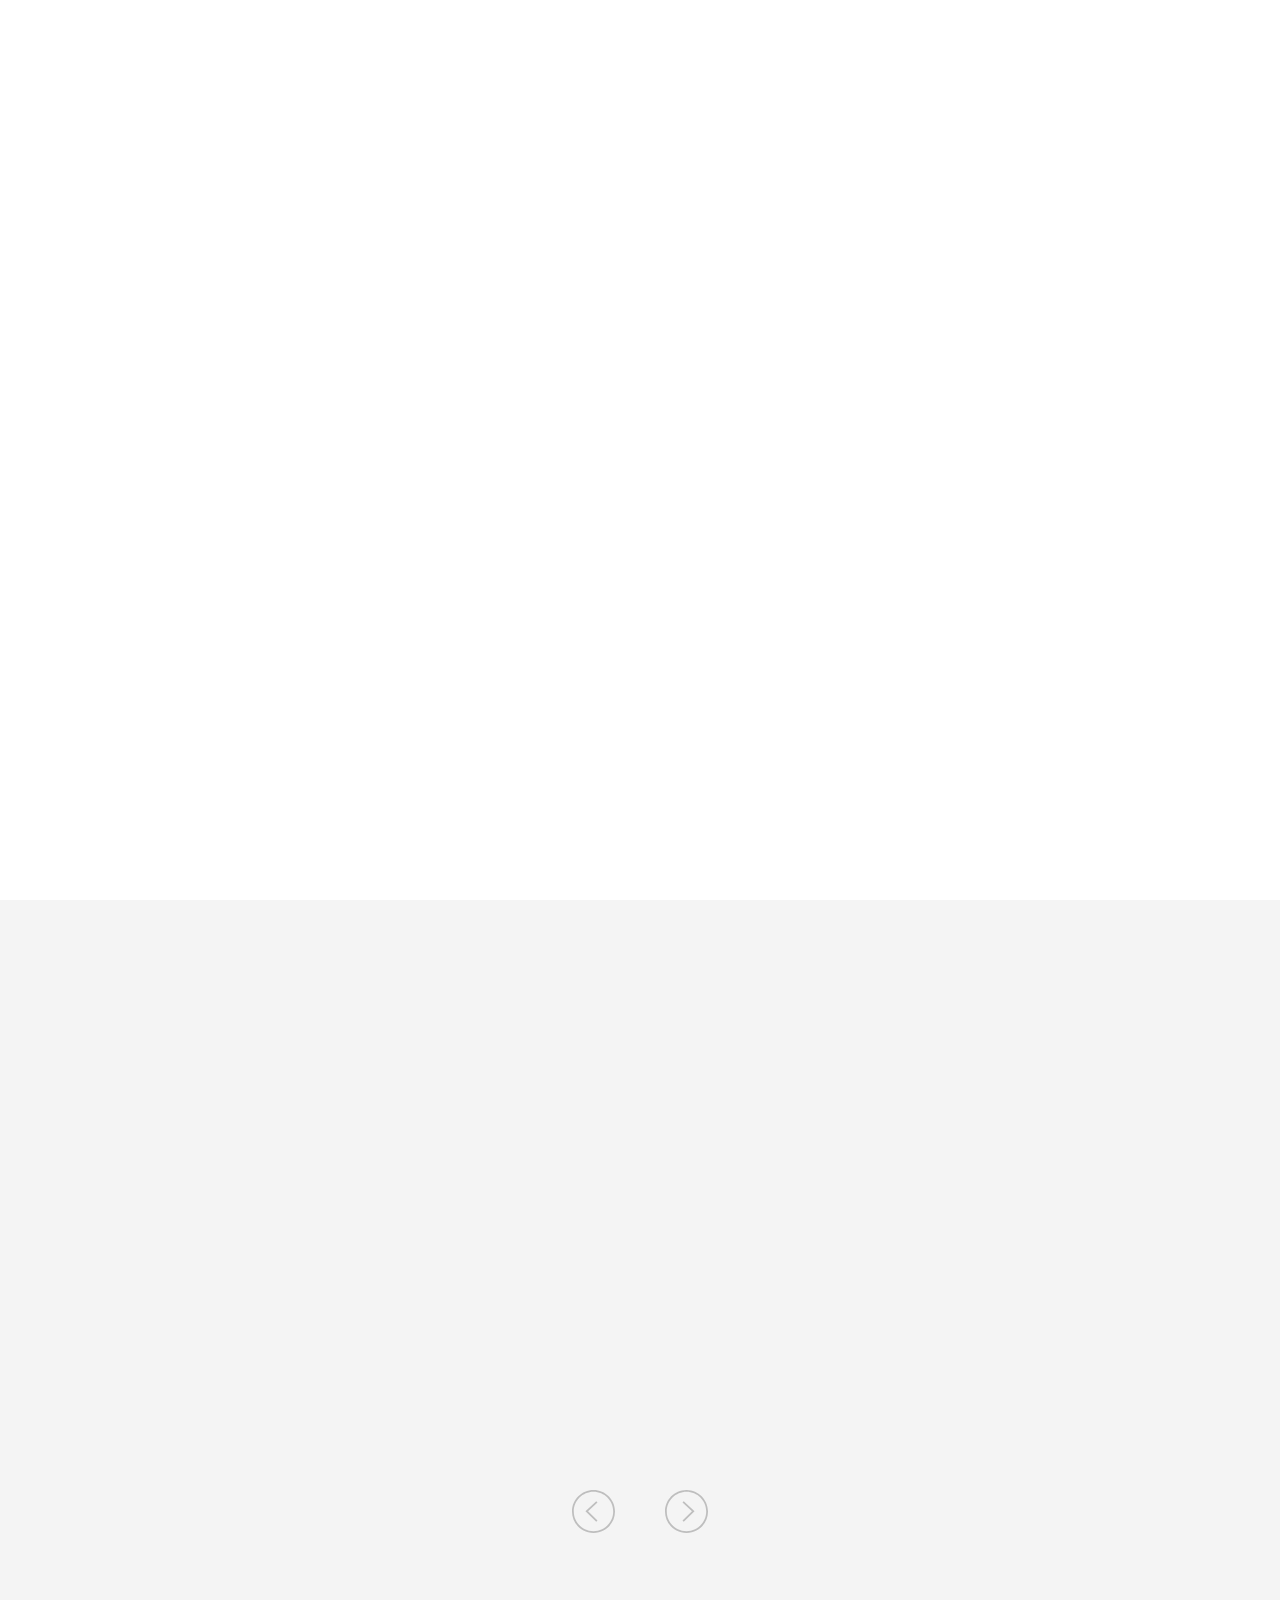
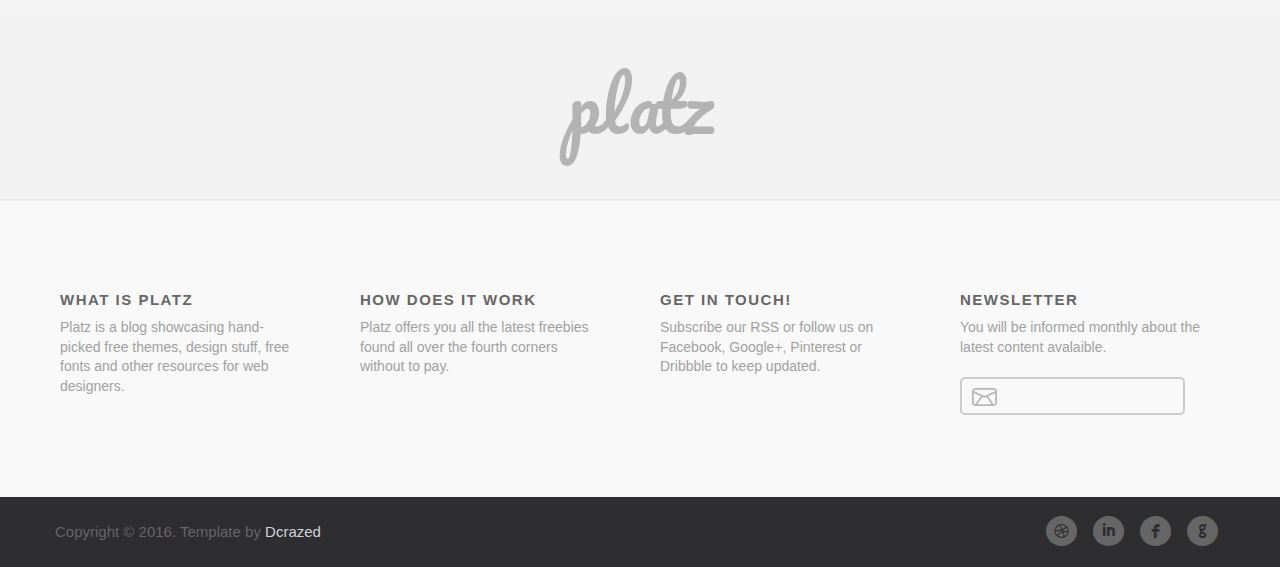
<file: works/index.html>
<!DOCTYPE HTML>
<html>

<head>

<meta http-equiv="Content-Type" content="text/html; charset=UTF-8">
<title>Platz - Free Grid Wordpress Theme</title>

<!-- Behavioral Meta Data -->
	<meta name="apple-mobile-web-app-capable" content="yes">
	<meta name="viewport" content="width=device-width, initial-scale=1, maximum-scale=1, user-scalable=no">
    <link rel="icon" type="image/png" href="img/small-logo-01.png">
    <link href='http://fonts.googleapis.com/css?family=Roboto:400,900,900italic,700italic,700,500italic,400italic,500,300italic,300' rel='stylesheet' type='text/css'>
	<link href='https://fonts.googleapis.com/css?family=Pacifico' rel='stylesheet' type='text/css'>
	<link href='style.css' rel='stylesheet' type='text/css'>



</head>

<body>

<a name="ancre"></a>

<!-- CACHE -->
<div class="cache"></div>

<!-- HEADER -->

<div id="wrapper-header">
	<div id="main-header" class="object">
		<div class="logo"><img src="img/logo-burst.png" alt="logo platz" height="38" width="90"></div>
        <div id="main_tip_search"> 
			<form>
				<input type="text" name="search" id="tip_search_input" list="search" autocomplete=off required>
			</form>
		</div>
        <div id="stripes"></div>
    </div>
</div>

<!-- NAVBAR -->

<div id="wrapper-navbar">
		<div class="navbar object">
    		<div id="wrapper-sorting">
            <div id="wrapper-title-1">
            <div class="top-rated object">Top-rated</div>
            	<div id="fleche-nav-1"></div>
    		</div>
            
            <div id="wrapper-title-2">
            <a href="#"><div class="recent object">Recent</div></a>
                <div id="fleche-nav-2"></div>
    		</div>
            
            <div id="wrapper-title-3">
            <a href="#"><div class="oldies object">Oldies</div></a>
                <div id="fleche-nav-3"></div>
    		</div>
            </div>
            <div id="wrapper-bouton-icon">
            	<div id="bouton-ai"><img src="img/icon-ai.svg" alt="illustrator" title="Illustrator" height="28" width="28"></div>
            	<div id="bouton-psd"><img src="img/icon-psd.svg" alt="photoshop" title="Photoshop" height="28" width="28"></div>
            	<div id="bouton-theme"><img src="img/icon-themes.svg" alt="theme" title="Theme" height="28" width="28"></div>
            	<div id="bouton-font"><img src="img/icon-font.svg" alt="font" title="Font" height="28" width="28"></div>
            	<div id="bouton-photo"><img src="img/icon-photo.svg" alt="photo" title="Photo" height="28" width="28"></div>
            	<div id="bouton-premium"><img src="img/icon-premium.svg" alt="premium" title="Premium" height="28" width="28"></div>
			</div>
    	</div>
    </div>

<!-- FILTER -->	

	<div id="main-container-menu" class="object">
    	<div class="container-menu">
        	
            <div id="main-cross">
            	<div id="cross-menu"></div>
            </div>
            
            <div id="main-small-logo">
            	<div class="small-logo"></div>
            </div>
            
            <div id="main-premium-ressource">
                <div class="premium-ressource"><a href="#">Premium resources</a></div>
            </div>
            
            <div id="main-themes">
                <div class="themes"><a href="#">Latest themes</a></div>
            </div>
            
            <div id="main-psd">
                <div class="psd"><a href="#">PSD goodies</a></div>
            </div>
                
            <div id="main-ai">
                <div class="ai"><a href="#">Illustrator freebies</a></div>
            </div>
            
            <div id="main-font">
                <div class="font"><a href="#">Free fonts</a></div>
            </div>
            
            <div id="main-photo">
                <div class="photo"><a href="#">Free stock photos</a></div>
            </div>
            
        </div>
    </div>


<!-- PORTFOLIO -->

	<div id="wrapper-container">
    
		<div class="container object">

			<div id="main-container-image">
                       
					<section class="work">

						<figure class="white">
							<a href="details.html">
								<img src="img/psd-4.jpg" alt="" />
								<dl>
									<dt>Wordpress theme</dt>
									<dd>Symphony is a responsive one page website template designed with sketches and coded with html5 and php. Freebie released by Lacoste Xavier.</dd>	
								</dl>
							</a>
                            <div id="wrapper-part-info">
                            	<div class="part-info-image"><img src="img/icon-psd.svg" alt="" width="28" height="28"/></div>
                            	<div id="part-info">Wordpress theme</div>
							</div>
                        </figure>	

						<figure class="white">
							<a href="#">
								<img src="img/font-1.jpg" alt="" />
								<dl>
									<dt>Free font</dt>
									<dd>Bavro is a minimal free font best suitable for posters and headlines. Designed and released by Marcelo Melo.</dd>
								</dl>
							</a>	
                            <div id="wrapper-part-info">
                            	<div class="part-info-image"><img src="img/icon-font.svg" alt="" width="28" height="28"/></div>
                            	<div id="part-info">Free font</div>
							</div>
						</figure>	

						<figure class="white">
							<a href="#">
								<img src="img/psd-1.jpg" alt="" />
								<dl>
									<dt>PSD Goodies</dt>
									<dd>A set of high resolution iPhone 6 and Nexus 5 mockups created with smart objects. Free PSD released by Ghani Pradita.</dd>	
								</dl>
							</a>	
                            <div id="wrapper-part-info">
                            	<div class="part-info-image"><img src="img/icon-psd.svg" alt="" width="28" height="28"/></div>
                            	<div id="part-info">PSD Goodies</div>
							</div>
						</figure>	

						<figure class="white">
							<a href="#">
								<img src="img/psd-2.jpg" alt="" />
								<dl>
									<dt>PSD Goodies</dt>
									<dd>A set of 4 free photorealistic Nexus 5 mockups providing smart objects. Free PSD released by Craftwork.</dd>	
								</dl>
							</a>
                            <div id="wrapper-part-info">
                            	<div class="part-info-image"><img src="img/icon-psd.svg" alt="" width="28" height="28"/></div>
                            	<div id="part-info">PSD Goodies</div>
							</div>
						</figure>	

						<figure class="white">
							<a href="#">
								<img src="img/ai-1.jpg" alt="" />
								<dl>
									<dt>Illustrator freebies</dt>
									<dd>A set of 6 outline beer icons created with Adobe Illustrator. Free Ai designed and released by Justas Galaburda.</dd>	
								</dl>
							</a>	
                            <div id="wrapper-part-info">
                            	<div class="part-info-image"><img src="img/icon-ai.svg" alt="" width="28" height="28"/></div>
                            	<div id="part-info">Illustrator Freebies</div>
							</div>
						</figure>	

						<figure class="white">
							<a href="#">
								<img src="img/theme-2.jpg" alt="" />
								<dl>
									<dt>Html theme</dt>
									<dd>Symphony is a responsive one page website template designed with sketches and coded with html5 and php. Freebie released by Lacoste Xavier.</dd>	
								</dl>
							</a>
                            <div id="wrapper-part-info">
                            	<div class="part-info-image"><img src="img/icon-themes.svg" alt="" width="28" height="28"/></div>
                            	<div id="part-info">Html theme</div>
							</div>
						</figure>	

						<figure class="white">
							<a href="#">
								<img src="img/psd-3.jpg" alt="" />
								<dl>
									<dt>PSD goodies</dt>
									<dd>A set of 9 high-quality Apple Watch mockups created with Photoshop smart objects. Free PSD released by Samuel Medvedowsky.</dd>	
								</dl>
							</a>	
                            <div id="wrapper-part-info">
                            	<div class="part-info-image"><img src="img/icon-psd.svg" alt="" width="28" height="28"/></div>
                            	<div id="part-info">PSD Goodies</div>
							</div>
						</figure>	

						<figure class="white">
							<a href="#">
								<img src="img/font-2.jpg" alt="" />
								<dl>
									<dt>Free font</dt>
									<dd>Beyno is a free uppercase font with a futuristic feel and look. Designed and released by Fabian Korn.</dd>	
								</dl>
							</a>
                            <div id="wrapper-part-info">
                            	<div class="part-info-image"><img src="img/icon-font.svg" alt="" width="28" height="28"/></div>
                            	<div id="part-info">Free font</div>
							</div>
						</figure>	

						<figure class="white">
							<a href="#">
								<img src="img/font-3.jpg" alt="" />
								<dl>
									<dt>Wordpress theme</dt>
									<dd>Symphony is a responsive one page website template designed with sketches and coded with html5 and php. Freebie released by Lacoste Xavier.</dd>	
								</dl>
							</a>	
                            <div id="wrapper-part-info">
                            	<div class="part-info-image"><img src="img/icon-font.svg" alt="" width="28" height="28"/></div>
                            	<div id="part-info">Wordpress theme</div>
							</div>
						</figure>	

						<figure class="white">
							<a href="#">
								<img src="img/ai-2.jpg" alt="" />
								<dl>
									<dt>Illustrator icons</dt>
									<dd>A set of 16 outline space icons created with Adobe Illustrator. Free Ai designed and released by Justas Galaburda.</dd>	
								</dl>
							</a>	
                            <div id="wrapper-part-info">
                            	<div class="part-info-image"><img src="img/icon-ai.svg" alt="" width="28" height="28"/></div>
                            	<div id="part-info">Illustrator icons</div>
							</div>
						</figure>		

						<figure class="white">
							<a href="#">
								<img src="img/icons-1.jpg" alt="" />
								<dl>
									<dt>PSD icons</dt>
									<dd>Grap is a set of 9 simple but coloured icons created with Photoshop. Free PSD released by kamran bhatti.</dd>	
								</dl>
							</a>
                            <div id="wrapper-part-info">
                            	<div class="part-info-image"><img src="img/icon-psd.svg" alt="" width="28" height="28"/></div>
                            	<div id="part-info">PSD icons</div>
							</div>
						</figure>	

						<figure class="white">
							<a href="#">
								<img src="img/ui-1.jpg" alt="" />
								<dl>
									<dt>UI design</dt>
									<dd>Acess to our largest database of the web about the ui and look into a ton of professionnal tools</dd>	
								</dl>
							</a>	
                            <div id="wrapper-part-info">
                            	<div class="part-info-image"><img src="img/icon-premium.svg" alt="" width="28" height="28"/></div>
                            	<div id="part-info">Premium ui</div>
							</div>
						</figure>
                        
                        <figure class="white">
							<a href="#">
								<img src="img/font-5.jpg" alt="" />
								<dl>
									<dt>Free font</dt>
									<dd>A set of 6 outline beer icons created with Adobe Illustrator. Free Ai designed and released by Justas Galaburda.</dd>	
								</dl>
							</a>	
                            <div id="wrapper-part-info">
                            	<div class="part-info-image"><img src="img/icon-font.svg" alt="" width="28" height="28"/></div>
                            	<div id="part-info">Free font</div>
							</div>
						</figure>	

						<figure class="white">
							<a href="#">
								<img src="img/theme-2.jpg" alt="" />
								<dl>
									<dt>Html theme</dt>
									<dd>Symphony is a responsive one page website template designed with sketches and coded with html5 and php. Freebie released by Lacoste Xavier.</dd>	
								</dl>
							</a>
                            <div id="wrapper-part-info">
                            	<div class="part-info-image"><img src="img/icon-themes.svg" alt="" width="28" height="28"/></div>
                            	<div id="part-info">Html theme</div>
							</div>
						</figure>	

						<figure class="white">
							<a href="#">
								<img src="img/psd-5.jpg" alt="" />
								<dl>
									<dt>PSD mockup</dt>
									<dd>A very detailed Macbook Air mockup created with Photoshop and providing smart objects. Free PSD released by Barin Cristian.</dd>	
								</dl>
							</a>
                            <div id="wrapper-part-info">
                            	<div class="part-info-image"><img src="img/icon-psd.svg" alt="" width="28" height="28"/></div>
                            	<div id="part-info">PSD mockup</div>
							</div>
						</figure>	

						<figure class="white">
							<a href="#">
								<img src="img/icons-3.jpg" alt="" />
								<dl>
									<dt>PSD icons</dt>
									<dd>A set of 16 hand gestures icons you may find useful for your projects. Free PSD released by Rovane Durso.</dd>	
								</dl>
							</a>	
                            <div id="wrapper-part-info">
                            	<div class="part-info-image"><img src="img/icon-psd.svg" alt="" width="28" height="28"/></div>
                            	<div id="part-info">PSD icons</div>
							</div>
						</figure>	

						<figure class="white">
							<a href="#">
								<img src="img/font-4.jpg" alt="" />
								<dl>
									<dt>Free font</dt>
									<dd>Julep is an elegant and modern free font released in vector formats (Ai, EPS and PDF). Designed and released by Jeremy Ross.</dd>	
								</dl>
							</a>	
                            <div id="wrapper-part-info">
                            	<div class="part-info-image"><img src="img/icon-font.svg" alt="" width="28" height="28"/></div>
                            	<div id="part-info">Free font</div>
							</div>
						</figure>	

						<figure class="white">
							<a href="#">
								<img src="img/theme-3.jpg" alt="" />
								<dl>
									<dt>HTML theme</dt>
									<dd>Gorgo is a free HTML portfolio template for freelancers, photographers, agencies, designers and other creative fields. Designed and released by Aristothemes.</dd>	
								</dl>
							</a>
                            <div id="wrapper-part-info">
                            	<div class="part-info-image"><img src="img/icon-themes.svg" alt="" width="28" height="28"/></div>
                            	<div id="part-info">HTML theme</div>
							</div>
						</figure>		

						<figure class="white">
							<a href="#">
								<img src="img/font-6.jpg" alt="" />
								<dl>
									<dt>Free font</dt>
									<dd>REEF is a rounded font free for commercial and personal use. It's strength lies in simplicity and construction.</dd>	
								</dl>
							</a>	
                            <div id="wrapper-part-info">
                            	<div class="part-info-image"><img src="img/icon-font.svg" alt="" width="28" height="28"/></div>
                            	<div id="part-info">Free font</div>
							</div>
						</figure>	

						<figure class="white">
							<a href="#">
								<img src="img/theme-4.jpg" alt="" />
								<dl>
									<dt>HTML theme</dt>
									<dd>ActiveBox is a free responsive HTML template featured by clean and minimalistic design. Designed and coded by Kamal Chaneman.</dd>	
								</dl>
							</a>
                            <div id="wrapper-part-info">
                            	<div class="part-info-image"><img src="img/icon-themes.svg" alt="" width="28" height="28"/></div>
                            	<div id="part-info">HTML theme</div>
							</div>
						</figure>	
                        
					</section>
                    
				</div>	
            	    
			</div>
         
    <div id="wrapper-oldnew">
    	<div class="oldnew">
        	<div class="wrapper-oldnew-prev">
            	<div id="oldnew-prev"></div>
        	</div>
            <div class="wrapper-oldnew-next">
            	<div id="oldnew-next"></div>
    		</div>
        </div>
	</div>     
            
	<div id="wrapper-thank">
    	<div class="thank">
        	<div class="thank-text">pl<span style="letter-spacing:-5px;">a</span>tz</div>
    	</div>
	</div>
	    
	<div id="main-container-footer">
		<div class="container-footer">
        	
            <div id="row-1f">
            	<div class="text-row-1f"><span style="font-weight:600;font-size:15px;color:#666;line-height:250%;text-transform:uppercase;letter-spacing:1.5px;">What is Platz</span><br>Platz is a blog showcasing hand-picked free themes, design stuff, free fonts and other resources for web designers.</div>
            </div>
            
            <div id="row-2f">
            	<div class="text-row-2f"><span style="font-weight:600;font-size:15px;color:#666;line-height:250%;text-transform:uppercase;letter-spacing:1.5px;">How does it work</span><br>Platz offers you all the latest freebies found all over the fourth corners without to pay.</div>
            </div>
            
            <div id="row-3f">
            	<div class="text-row-3f"><span style="font-weight:600;font-size:15px;color:#666;line-height:250%;text-transform:uppercase;letter-spacing:1.5px;">Get in touch!</span><br>Subscribe our RSS or follow us on Facebook, Google+, Pinterest or Dribbble to keep updated.</div>
            </div>
            
            <div id="row-4f">
            	<div class="text-row-4f"><span style="font-weight:600;font-size:15px;color:#666;line-height:250%;text-transform:uppercase;letter-spacing:1.5px;">Newsletter</span><br>You will be informed monthly about the latest content avalaible.</div>

				<div id="main_tip_newsletter"> 
					<form>
						<input type="text" name="newsletter" id="tip_newsletter_input" list="newsletter" autocomplete=off required>
					</form>
				</div>
            </div>
            
		</div>
	</div>
    
    
    <div id="wrapper-copyright">
		<div class="copyright">
    		<div class="copy-text object">Copyright © 2016. Template by <a style="color:#D0D1D4;" href="https://dcrazed.com/">Dcrazed</a></div>
    		
			<div class="wrapper-navbouton">
    			<div class="google object">g</div>
    			<div class="facebook object">f</div>
    			<div class="linkin object">i</div>
    			<div class="dribbble object">d</div>
    		</div>
    	</div>
    </div>

</div>



<!-- SCRIPT -->

	<script src="//ajax.googleapis.com/ajax/libs/jquery/1.11.1/jquery.min.js"></script>
    <script type="text/javascript" src="js/jquery.scrollTo.min.js"></script>
    <script type="text/javascript" src="js/jquery.localScroll.min.js"></script>
    <script type="text/javascript" src="js/jquery-animate-css-rotate-scale.js"></script>
	<script type="text/javascript" src="js/fastclick.min.js"></script>
	<script type="text/javascript" src="js/jquery.animate-colors-min.js"></script>
	<script type="text/javascript" src="js/jquery.animate-shadow-min.js"></script>    
	<script type="text/javascript" src="js/main.js"></script>
	<script>
	




/* PRELOADER */

function preloader() {
	if (document.images) {
		var img1 = new Image();
		var img2 = new Image();
		var img3 = new Image();
		var img4 = new Image();
		var img5 = new Image();
		var img6 = new Image();
		var img7 = new Image();
		var img8 = new Image();
		var img9 = new Image();
		var img10 = new Image();
		var img11 = new Image();
		var img12 = new Image();
		var img13 = new Image();
		var img14 = new Image();
		var img15 = new Image();
		var img16 = new Image();
		var img17 = new Image();
		var img18 = new Image();
		var img19 = new Image();
		var img20 = new Image();

		img1.src = "img/psd-4.jpg";
		img2.src = "img/font-1.jpg";
		img3.src = "img/psd-1.jpg";
		img4.src = "img/psd-2.jpg";
		img5.src = "img/ai-1.jpg";
		img6.src = "img/theme-2.jpg";
		img7.src = "img/psd-3.jpg";
		img8.src = "img/font-2.jpg";
		img9.src = "img/font-3.jpg";
		img10.src = "img/ai-2.jpg";
		img11.src = "img/icons-1.jpg";
		img12.src = "img/ui-1.jpg";
		img13.src = "img/font-5.jpg";
		img14.src = "img/theme-2.jpg";
		img15.src = "img/psd-5.jpg";
		img16.src = "img/icons-3.jpg";
		img17.src = "img/font-4.jpg";
		img18.src = "img/theme-3.jpg";
		img19.src = "img/font-6.jpg";
		img20.src = "img/theme-4.jpg";
	}
}
function addLoadEvent(func) {
	var oldonload = window.onload;
	if (typeof window.onload != 'function') {
		window.onload = func;
	} else {
		window.onload = function() {
			if (oldonload) {
				oldonload();
			}
			func();
		}
	}
}
addLoadEvent(preloader);

</script>


</body>


</html>
</file>
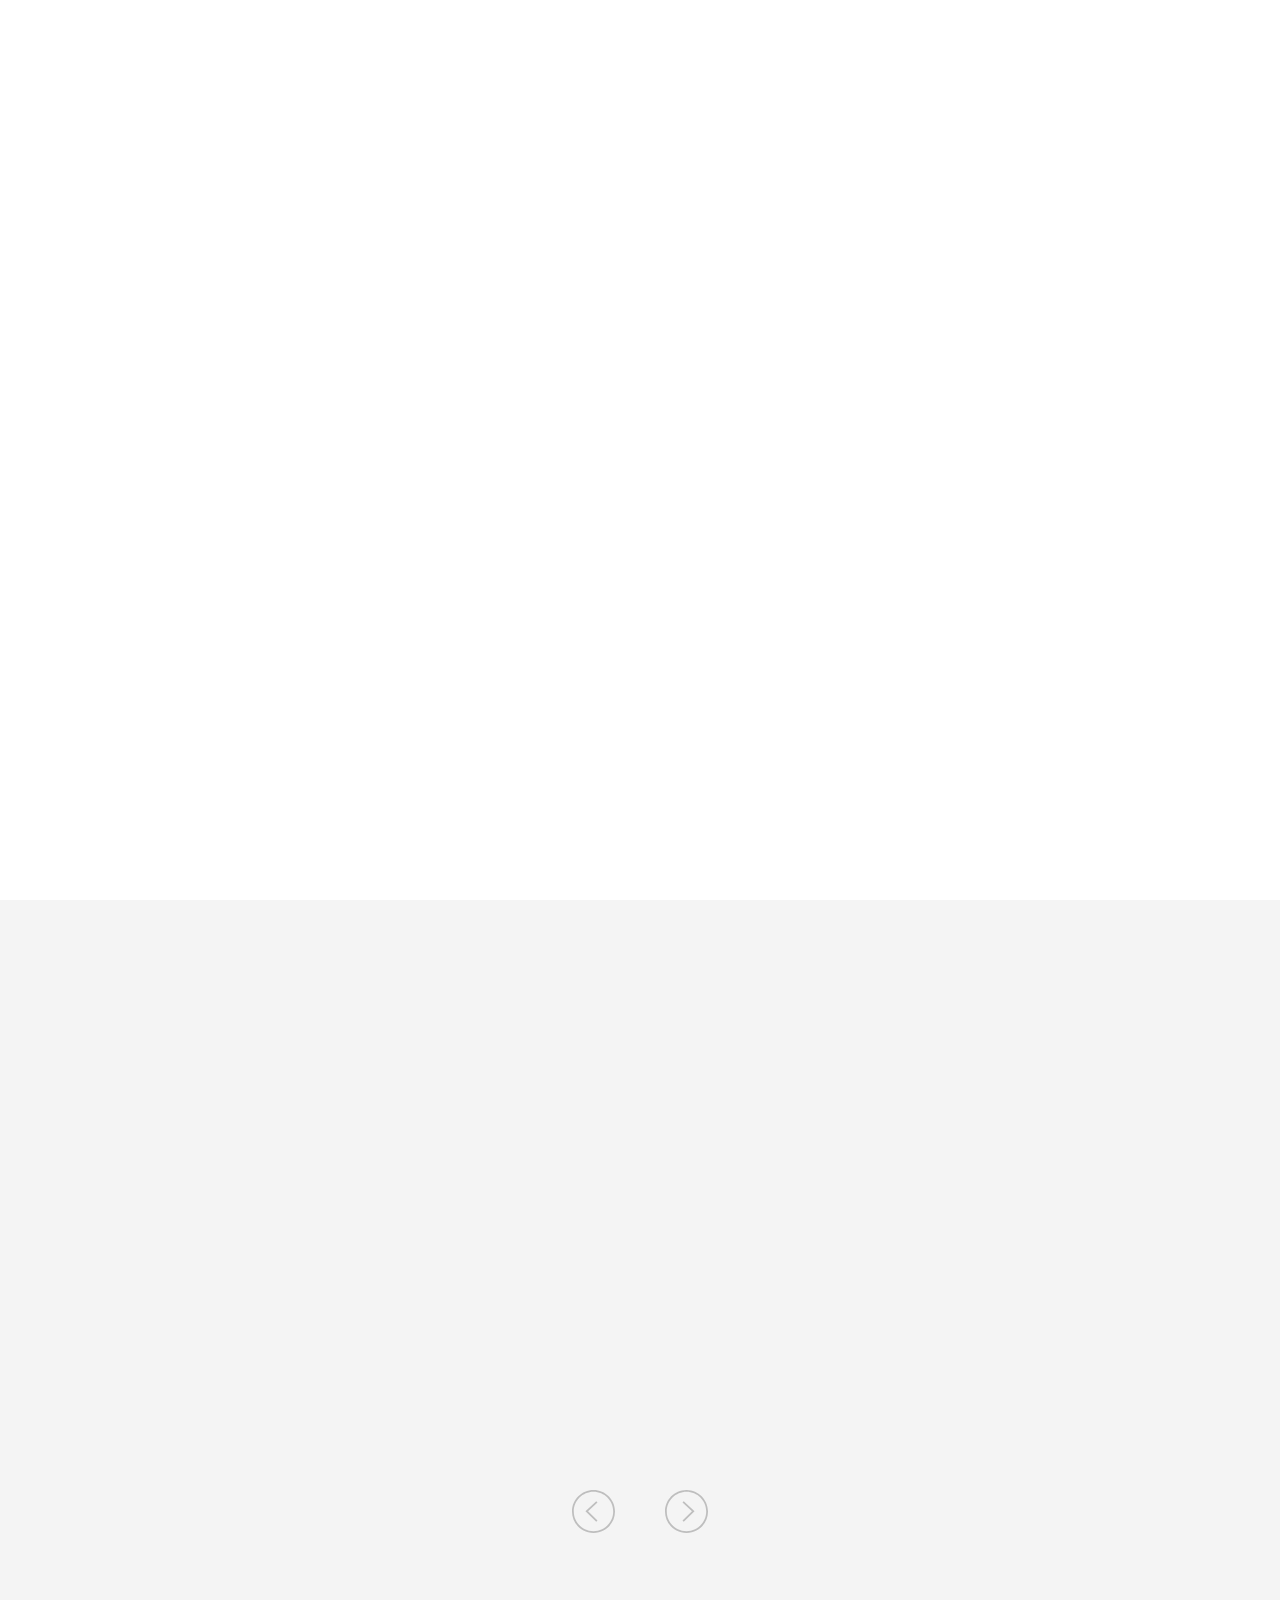
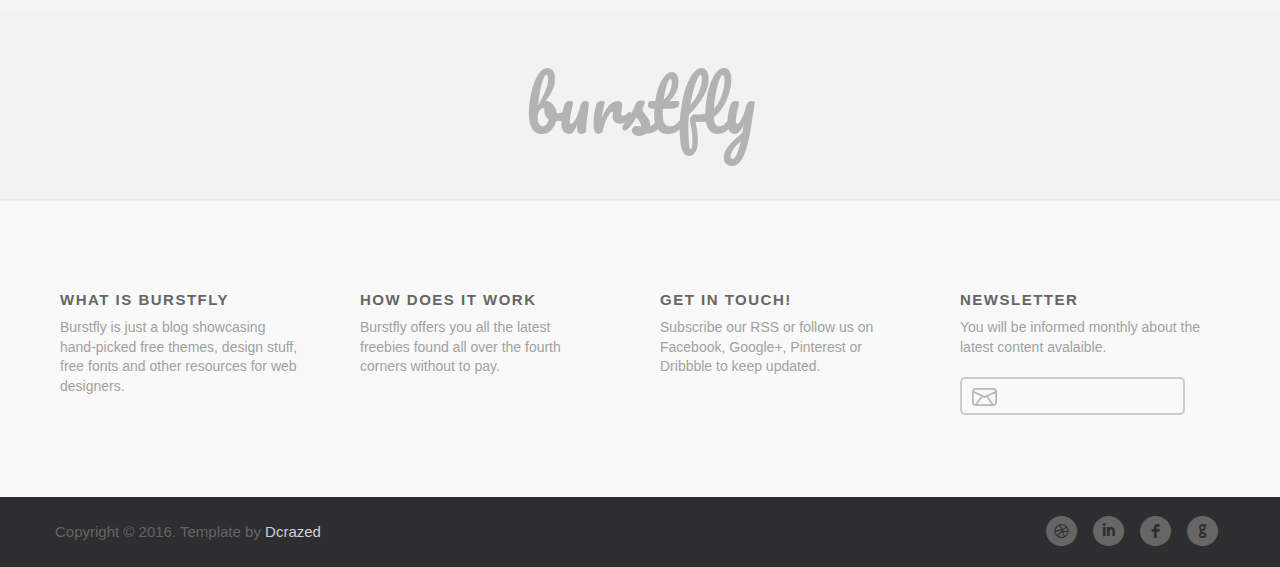
<file: indexＸＸ.html>
<!DOCTYPE HTML>
<html>

<head>

<meta http-equiv="Content-Type" content="text/html; charset=UTF-8">
<title>Burstfly - Free HTML5 Template</title>

<!-- Behavioral Meta Data -->
	<meta name="apple-mobile-web-app-capable" content="yes">
	<meta name="viewport" content="width=device-width, initial-scale=1, maximum-scale=1, user-scalable=no">
    <link rel="icon" type="image/png" href="img/small-logo-01.png">
    <link href='http://fonts.googleapis.com/css?family=Roboto:400,900,900italic,700italic,700,500italic,400italic,500,300italic,300' rel='stylesheet' type='text/css'>
	<link href='https://fonts.googleapis.com/css?family=Pacifico' rel='stylesheet' type='text/css'>
	<style>
	
/*
Theme Name: Burstfly
Author: Allie
Author URI: http://designscrazed.org
Version: 1.0.0
License: GNU General Public License v2 or later
License URI: http://www.gnu.org/licenses/gpl-2.0.html
Tags: white, four-columns, responsive-layout, featured-images, fixed-width-template, blogging, freebie

*/

/*-------------------------*/
/* SOCIAM FONT ICON */
/*-------------------------*/

@font-face {
    font-family: 'socialicoregular';
    src: url('font/socialico-webfont.eot');
    src: url('font/socialico-webfont.eot?#iefix') format('embedded-opentype'),
         url('font/socialico-webfont.woff2') format('woff2'),
         url('font/socialico-webfont.woff') format('woff'),
         url('font/socialico-webfont.ttf') format('truetype'),
         url('font/socialico-webfont.svg#socialicoregular') format('svg');
}

@font-face {
    font-family: 'socialico_plusregular';
    src: url('font/socialico_plus-webfont.eot');
    src: url('font/socialico_plus-webfont.eot?#iefix') format('embedded-opentype'),
         url('font/socialico_plus-webfont.woff2') format('woff2'),
         url('font/socialico_plus-webfont.woff') format('woff'),
         url('font/socialico_plus-webfont.ttf') format('truetype'),
         url('font/socialico_plus-webfont.svg#socialico_plusregular') format('svg');
}

/*-------------------------*/
/* DON'T TOUCH  */
/*-------------------------*/

.disable-hover {
	pointer-events: none;
}

img{vertical-align:bottom;}

a {
	text-decoration:none;
}

ul { 
	list-style-type: none; 
	margin:0;
	padding:0;
}

/*-------------------------*/
/* MAIN CLASS TRANSITION FOR EFFECT HOVER*/
/*-------------------------*/

.object {
    transition: all 0.25s ease-in-out;
    -webkit-transition: all 0.25s ease-in-out; /** Chrome & Safari **/
    -moz-transition: all 0.25s ease-in-out; /** Firefox **/
    -o-transition: all 0.25s ease-in-out; /** Opera **/
}

/*----------------------------*/
/* BODY SETTINGS */
/*----------------------------*/

body,html{
	padding:0;margin:0;
	background-color:#F4F4F4;
}

.cache{
	width:100%;
	height:100%;
	position:absolute;
	background-color:#FFF;
	z-index:1000;
}

/*----------------------------*/
/* CUSTOM SCROLLBAR  */
/*----------------------------*/

::-webkit-scrollbar {
    width: 9px;
}
 
::-webkit-scrollbar-track {
    background:#eee;
    border: thin solid lightgray;
    box-shadow: 0px 0px 3px rgba(0, 0, 0, 0.1) inset;
}
 
::-webkit-scrollbar-thumb {
    background:#999;
    border: thin solid gray;
}

/*----------------------------*/
/* HEADER BLACK TOP WITH LOGO */
/*----------------------------*/

#wrapper-header{
	float:left;
	width:105%;
	height:65px;
	background-color:#2E2D30;
	opacity:0;
}

#main-header{
	position:relative;
	width:1200px;
	left:50%;
	margin-left:-600px;
	height:auto;
}

.logo{
	position:absolute;
    margin-top:13.5px;
	left:15px;
}

#stripes{
	background: url(img/stripes.svg) no-repeat;
	position:absolute;
	width:27px;
	height:20px;
	right:15px;
	top:22.5px;
	cursor:pointer;
	display:none;
}

.logo img{height:100%;width:100%;}

/*----------------------------*/
/* SUB WHITE NAV BAR */
/*----------------------------*/

#wrapper-navbar{
	float:left;
	width:100%;
	height:0px;
	background-color:#FFF;
	border-bottom:solid #EDEDED 1px;
	opacity:0;
}

.navbar{
	position:relative;
	width:1200px;
	left:50%;
	margin-left:-600px;
	height:100%;
	top:0;
}

.top-rated,.recent,.oldies{
	float:left;
	text-align:left;
	font-family: 'Roboto',sans-serif;
    font-size: 13px;
	height:40px;
	line-height:40px;
    margin-top:10px;
	cursor:pointer;
	-webkit-font-smoothing: antialiased;
    -moz-osx-font-smoothing: grayscale;
	text-transform: uppercase;
	letter-spacing:1.5px;
}

.top-rated{color:#666;margin-left:15px;font-weight:500;}
.recent,.oldies{color: #CCC;margin-left:80px;font-weight:500;margin-left:40px;}

.top-rated:hover,.recent:hover,.oldies:hover{color:#666;opacity:1;}

#fleche-nav-1,#fleche-nav-2,#fleche-nav-3{
	float:left;
	margin-top:26px;
	background: url(img/fleche-nav.svg) no-repeat ;
	width:5px;
	height:10px;
	margin-left:5px;
}

#fleche-nav-2,#fleche-nav-3{opacity:0.5;}

#wrapper-bouton-icon{display:block;}
#bouton-ai,#bouton-psd,#bouton-photo,#bouton-font,#bouton-theme,#bouton-premium{
	float:right;
	width:28px;
	height:28px;
	margin-top:16px;
	margin-right:15px;
	cursor:pointer;
	opacity:1;
	 transition: all 0.2s ease-in-out;
    -webkit-transition: all 0.2s ease-in-out;
    -moz-transition: all 0.2s ease-in-out;
    -o-transition: all 0.2s ease-in-out;
    -ms-transition: all 0.2s ease-in-out;
}

#bouton-ai:hover,#bouton-psd:hover,#bouton-photo:hover,#bouton-font:hover,#bouton-theme:hover,#bouton-premium:hover{opacity:0.5;transform: scale(1.2);}

#bouton-ai img,#bouton-psd img,#bouton-photo img,#bouton-font img,#bouton-theme img,#bouton-premium img{width:100%;height:100%;}

/*----------------------------*/
/* MAIN DIV */
/*----------------------------*/

#wrapper-container{
	float:left;
	width:100%;
	height:auto;
}

.container,.container-footer {
    position:relative;
    width: 1200px;
    margin-left:-600px;
    left:50%;
}

/*----------------------------*/
/* RESPONSIVE MENU */
/*----------------------------*/

#main-container-menu{
	position:fixed;
    width:100%;
    height:100%;
	background-color:rgba(34, 34, 34, 0.95);
	left:-100%;
	z-index:10000; !important
}

.container-menu{
	position:relative;
	height:100%;
	width:100%;
}

/*----------------------------*/
/* CROSS/CLOSE FOR THE RESPONSIVE MENU */
/*----------------------------*/

#main-cross{
	float:left;
	min-height:53px;
	width:100%;
	margin-bottom:50px;
}

#cross-menu{
	position:absolute;
	width:18px;
	height:18px;
	right:25px;
	margin-top:25px;
	background: url(img/cross-menu.svg) no-repeat;
	cursor:pointer;
}

/*----------------------------*/
/* SMALL LOGO RESPONSIVE MENU */
/*----------------------------*/

#main-small-logo{
	float:left;
	min-height:53px;
	width:100%;
	margin-bottom:25px;
}

.small-logo{
	position:absolute;
	width:131px;
	height:53px;
	left:50%;
	margin-left:-65.5px;
	background: url(img/small-logo.svg) no-repeat;
}

/*----------------------------*/
/* MAIN DIV WITH IMAGE */
/*----------------------------*/

#main-container-image {
    float:left;
    width:100%;
    height:auto;
	background-color:#F4F4F4;
	margin-top:25px;
	opacity:0;
}

.work figure {
    float:left;
	width:calc(100% / 4 - 30px);
    height:auto;
    line-height:auto;
    position: relative;
    padding: 0 !important;
    margin: 15px;
    transition: all 0.3s ease-in-out;
    -webkit-transition: all 0.3s ease-in-out;
    -moz-transition: all 0.3s ease-in-out;
    -o-transition: all 0.3s ease-in-out;
    -ms-transition: all 0.3s ease-in-out;
	-webkit-box-shadow: 1px 1px 2px 0px rgba(0,0,0,0.2);
	-moz-box-shadow: 1px 1px 2px 0px rgba(0,0,0,0.2);
	box-shadow: 1px 1px 2px 0px rgba(0,0,0,0.2);
	background-color:#FFF;
}

.work figure.white dl{
    background: #FFF;
}


.work figure a img {
    height: 90%;
    width: 90%;
	margin-left:5%;
	margin-top:5%;
}

.work figure dl {
    opacity: 0;
    position: absolute;
    left: 0;
    right: 0;
    bottom: 0;
    top: 0;
    padding: 10px;
    margin: 0;
    line-height: 2.5; 
    color: white;
    transition: all 0.3s ease-in-out;
    -webkit-transition: all 0.3s ease-in-out;
    -moz-transition: all 0.3s ease-in-out;
    -o-transition: all 0.3s ease-in-out;
    -ms-transition: all 0.3s ease-in-out;
}

.work figure:hover dl {
    opacity: 1;
}

.work figure dl dt {
	font-family: Helvetica, sans-serif;
	-webkit-font-smoothing: antialiased;
    -moz-osx-font-smoothing: grayscale;
    font-size: 13px;
    margin-bottom:0;
	font-weight:600;
	width:80%;
	margin-left:10%;
	color:#666;
	text-align:left;
	height:20px;
	line-height:100%;
	margin-top:40px;

}

.work figure dl dd {
    margin-left: 0;
	font-family: Helvetica, sans-serif;
    font-size: 12px;
	font-weight:400;
	-webkit-font-smoothing: antialiased;
    -moz-osx-font-smoothing: grayscale;
	line-height:150%;
	color:#999;
	width:80%;
	margin-left:10%;
	text-align:left;
	
}

#wrapper-part-info{
	position:relative;
	width:100%;
	height:44px;
	background-color:#FFFFFF;
}

#part-info{
	float:left;
	width:calc(100% - 53px);
	text-align:left;
	line-height:44px;
	font-family: Helvetica, sans-serif;
	-webkit-font-smoothing: antialiased;
    -moz-osx-font-smoothing: grayscale;
    font-size: 15px;
	font-weight:400;
	color:#666;
	margin-left:10px;
	height:44px;
}

.part-info-image{
	float:left;
	margin-left:15px;
	margin-top:8px;
}

.part-info-image img{width:100%;height:100%;}

/*----------------------------*/
/* RESPONSIVE MENU LIST  */
/*----------------------------*/

#main-premium-ressource,#main-themes,#main-psd,#main-ai,#main-font,#main-photo{
	float:left;
	width:100%;
	min-height:36px;
}

.premium-ressource,.themes,.psd,.ai,.font,.photo{
	position:relative;
	text-align:center;
	font-family: Helvetica, sans-serif;
    font-size: 16px;
	font-weight:400;
	height:36px;
	line-height:36px;
	-webkit-font-smoothing: antialiased;
    -moz-osx-font-smoothing: grayscale;
}

.premium-ressource a,.themes a,.psd a,.ai a,.font a,.photo a{
	transition: all 0.2s ease-in-out;
    -webkit-transition: all 0.2s ease-in-out; 
    -moz-transition: all 0.2s ease-in-out; 
    -o-transition: all 0.2s ease-in-out;
}

.premium-ressource a,.themes a,.psd a,.photo a,.font a,.ai a{color:#999;}

.premium-ressource a:hover{color:#CCC;}
.themes a:hover{color:#66CC7A;}
.psd a:hover{color:#2B9ED8;}
.photo a:hover{color:#56514C;}
.font a:hover{color:#B88DFF;}
.ai a:hover{color:#FF9000;}

/*----------------------------*/
/* UNDERNEATH THE MAIN IMAGE PART    */
/*----------------------------*/

#wrapper-thank{
	float:left;
	width:100%;
	height:190px;
	background-color:#F2F2F2;
	margin-top:40px;
}

#wrapper-oldnew{
	float:left;
	width:100%;
	height:80px;
	background-color:#F4F4F4;
	margin-top:50px;
}

.thank,.oldnew{
	position:relative;
	width:1200px;
	left:50%;
	margin-left:-600px;
	height:100%;
	top:0;
}

.thank-text{
	float:left;
	text-align:center;
	font-family: 'Pacifico', cursive;
    font-size: 70px;
	height:190px;
	line-height:190px;
	-webkit-font-smoothing: antialiased;
    -moz-osx-font-smoothing: grayscale;
	color:#B3B3B3;
	font-weight:400;
	width:100%;
}

.wrapper-oldnew-prev,.wrapper-oldnew-next{
	float:left;
	width:50%;
}

#oldnew-prev,#oldnew-next{
	width:43px;
	height:43px;
	opacity:0.5;
	cursor:pointer;
}

#oldnew-next{background: url(img/next.svg) no-repeat;margin-left:25px;float:left;}
#oldnew-prev{background: url(img/prev.svg) no-repeat;margin-right:25px;float:right;}

/*----------------------------*/
/* FOOTER */
/*----------------------------*/

#main-container-footer{
	float:left;
	width:100%;
	height:auto;
	background-color:#F9F9F9;
	border-top:solid #F1F1F1 1px;
	-webkit-box-shadow: 0px 0px 2px 0px rgba(0,0,0,0.1);
	-moz-box-shadow: 0px 0px 2px 0px rgba(0,0,0,0.1);
	box-shadow: 0px 0px 2px 0px rgba(0,0,0,0.1);

}

#row-1f,#row-2f,#row-3f,#row-4f{
	float:left;
	width:calc(100% / 4);
	height:auto;
}

.text-row-1f,.text-row-2f,.text-row-3f,.text-row-4f{
	float:left;
	text-align:left;
	height:140%;
	line-height:140%;
	margin-left:20px;
	width:80%;
	text-align:left;
	font-family: Helvetica, sans-serif;
    font-size: 14px;
	font-weight:400;
	-webkit-font-smoothing: antialiased;
    -moz-osx-font-smoothing: grayscale;
	color:#A1A1A1;
	margin-top:80px;
}
.text-row-1f,.text-row-2f,.text-row-3f{
	margin-bottom:100px;
}

/*----------------------------*/
/* NEWSLETTER BOX */
/*----------------------------*/

#main_tip_newsletter{
	float:left;
	width:100%;
	height:auto;
	margin-top:20px;
}

#tip_newsletter_input
{
    font: 15px/1.6 Helvetica, sans-serif;
	color: #CCC;
	padding: 5px 5px 5px 46px;
	width: 170px;
	border:solid 2px #CCC;
	border-radius: 5px;
	-moz-appearance: none;
	-webkit-appearance: none;
    box-shadow: none; 
	outline: 0;
	background: url(img/icon-newsletter.svg) no-repeat 10px 9px;
	margin-left:20px;
	vertical-align:center;
	font-weight:400;
}

/*----------------------------*/
/* SEARCH BOX */
/*----------------------------*/

#main_tip_search{
	float:right;
	width:170px;
	margin-top:13px;
	height:auto;
	margin-right:25px;
	display:block;
}

#tip_search_input{
    font: 16px/1.6 Helvetica, sans-serif;
	color: #686868;
	padding: 4px 4px 4px 46px;
	width: 170px;
	border:solid 1px #FFF;
	border-radius: 5px;
	-moz-appearance: none;
	-webkit-appearance: none;
    box-shadow: none; 
	outline: 0;
	margin: 0;
	background: url(img/icon-search.svg) no-repeat 12px 7px;
	vertical-align:center;
	margin-left:-40px;
	background-color:#FFF;
}

#loupe{
	position:absolute;
	background: url(img/loupe.svg) no-repeat;
	width:28px;
	height:30px;
	right:20px;
	top:94px;
	cursor:pointer;
	opacity:1;
}

/*----------------------------*/
/* COPYRIGHT PART */
/*----------------------------*/

#wrapper-copyright{
	float:left;
	width:100%;
	height:70px;
	background-color:#2E2D30;
}

.copyright{
	position:relative;
	width:1200px;
	left:50%;
	margin-left:-600px;
	height:100%;
	top:0;
}

.copy-text{
	float:left;
	text-align:left;
	font-family: Helvetica, sans-serif;
    font-size: 15px;
	height:70px;
	line-height:70px;
	cursor:pointer;
	-webkit-font-smoothing: antialiased;
    -moz-osx-font-smoothing: grayscale;
	color:#666;
	margin-left:15px;
	font-weight:500;
}

.wrapper-navbouton{
	position:absolute;
	height:100%;
	right:0;
}

.google,.facebook,.dribbble,.linkin{
	-webkit-font-smoothing: antialiased;
    -moz-osx-font-smoothing: grayscale;
	text-align:right;
	font-family:'socialicoregular';
    font-size: 44px;
	height:70px;
	line-height:70px;
	float:right;
	opacity:0.5;
	cursor:pointer;
	float:right;
	color:#666;
	opacity:1;
}

.dribbble,.facebook,.linkin,.google{padding-right:20px;}
.dribbble,.facebook,.linkin{padding-right:12px;}

.linkin:hover,.google:hover,.facebook:hover,.dribbble:hover{color:#CCC;transform: scale(1.2);}

/*----------------------------*/
/* RWD !important */
/*----------------------------*/

/* Others wide screen -2 */
 
@media only screen and (max-width: 2000px) {
#main-container-menu {
	display:none;
}
}

/* Others wide screen */
 
@media only screen and (max-width: 1200px) {
#main-header,.navbar,.container,.container-footer,.thank,.oldnew,.copyright {
	width:940px;
	margin-left:-465px;
}
#main-container-menu {
	display:none;
}

.work figure {
	width:calc(100% / 3 - 30px);
}
}

/* Small viewports — Old monitors, netbooks, tablets (landscape), etc. */
 
@media only screen and (max-width: 965px) {
#main-header,.navbar,.container,.container-footer,.thank,.oldnew,.copyright {
	width:835px;
	margin-left:-417.5px;
}
#main-container-menu {
	display:none;
}
#row-1f,#row-2f,#row-3f,#row-4f{
	width:100%;
}
.text-row-1f,.text-row-2f,.text-row-3f,.text-row-4f{
	text-align:center;
	width:70%;
	margin-left:15%;
}
.text-row-1f{
	margin-top:75px;
	margin-bottom:35px;
}
.text-row-4f{
	margin-top:0;
	margin-bottom:0;
}
.text-row-2f,.text-row-3f{
	margin-bottom:35px;
	margin-top:0;
}
#tip_newsletter_input{
	position:relative;
	left:50%;
	margin-left:-112.5px;
	margin-bottom:75px;
}
}

/* Smaller viewports — more tablets, old monitors */
 
@media only screen and (max-width: 860px) {
#main-header,.navbar,.container,.container-footer,.thank,.oldnew,.copyright {
	width:715px;
	margin-left:-357.5px;
}
#main-container-menu {
	display:none;
}
}

/* Even smaller viewports — more tablets, etc. */
 
@media only screen and (max-width: 740px) {
#main-header,.navbar,.container,.container-footer,.thank,.oldnew,.copyright {
	width:585px;
	margin-left:-292.5px;
}   
#wrapper-bouton-icon,#main_tip_search{
	display:none;
}
#stripes {
	display:block;
}
#main-container-menu {
	display:block;
}
.work figure {
	width:calc(100% / 2 - 30px);
}
}

/* Mobile phones (Landscape) and Tablets (Portrait) */
 
@media only screen and (max-width: 610px) {
#main-header,.navbar,.container,.container-footer,.thank,.oldnew,.copyright {
	width:455px;
	margin-left:-227.5px;
} 
#wrapper-sorting{
	position:relative;
	width:300px;
	left:50%;
	margin-left:-165px;
}
.top-rated,.recent,.oldies{
	text-align:center;
	font-family: 'Roboto',sans-serif;
    font-size: 13px;
	height:40px;
	line-height:40px;
	margin-left:25px;
}
}

/* Mobile phones (Landscape) and Tablets (Portrait) */
 
@media only screen and (max-width: 480px) {
#main-header,.navbar,.container,.container-footer,.thank,.oldnew,.copyright {
	width:295px;
	margin-left:-147.5px;
}
.work figure {
	width:calc(100% - 30px);
}
.wrapper-navbouton{
	display:none;
}
.copy-text{
	text-align:center;
	width:100%;
}
.thank-text{
    font-size: 50px;
}
}
/* Mobile phones (iphone4/5)*/
 
@media only screen and (max-width: 320px) {

}



</style>

</head>

<body>

<a name="ancre"></a>

<!-- CACHE -->
<div class="cache"></div>

<!-- HEADER -->

<div id="wrapper-header">
	<div id="main-header" class="object">
		<div class="logo"><img src="img/logo-burst.svg" alt="logo burstfly" height="38" width="90"></div>
        <div id="main_tip_search"> 
			<form>
				<input type="text" name="search" id="tip_search_input" list="search" autocomplete=off required>
			</form>
		</div>
        <div id="stripes"></div>
    </div>
</div>

<!-- NAVBAR -->

<div id="wrapper-navbar">
		<div class="navbar object">
    		<div id="wrapper-sorting">
            <div id="wrapper-title-1">
            <div class="top-rated object">Top-rated</div>
            	<div id="fleche-nav-1"></div>
    		</div>
            
            <div id="wrapper-title-2">
            <a href="#"><div class="recent object">Recent</div></a>
                <div id="fleche-nav-2"></div>
    		</div>
            
            <div id="wrapper-title-3">
            <a href="#"><div class="oldies object">Oldies</div></a>
                <div id="fleche-nav-3"></div>
    		</div>
            </div>
            <div id="wrapper-bouton-icon">
            	<div id="bouton-ai"><img src="img/icon-ai.svg" alt="illustrator" title="Illustrator" height="28" width="28"></div>
            	<div id="bouton-psd"><img src="img/icon-psd.svg" alt="photoshop" title="Photoshop" height="28" width="28"></div>
            	<div id="bouton-theme"><img src="img/icon-themes.svg" alt="theme" title="Theme" height="28" width="28"></div>
            	<div id="bouton-font"><img src="img/icon-font.svg" alt="font" title="Font" height="28" width="28"></div>
            	<div id="bouton-photo"><img src="img/icon-photo.svg" alt="photo" title="Photo" height="28" width="28"></div>
            	<div id="bouton-premium"><img src="img/icon-premium.svg" alt="premium" title="Premium" height="28" width="28"></div>
			</div>
    	</div>
    </div>

<!-- FILTER -->	

	<div id="main-container-menu" class="object">
    	<div class="container-menu">
        	
            <div id="main-cross">
            	<div id="cross-menu"></div>
            </div>
            
            <div id="main-small-logo">
            	<div class="small-logo"></div>
            </div>
            
            <div id="main-premium-ressource">
                <div class="premium-ressource"><a href="#">Premium resources</a></div>
            </div>
            
            <div id="main-themes">
                <div class="themes"><a href="#">Latest themes</a></div>
            </div>
            
            <div id="main-psd">
                <div class="psd"><a href="#">PSD goodies</a></div>
            </div>
                
            <div id="main-ai">
                <div class="ai"><a href="#">Illustrator freebies</a></div>
            </div>
            
            <div id="main-font">
                <div class="font"><a href="#">Free fonts</a></div>
            </div>
            
            <div id="main-photo">
                <div class="photo"><a href="#">Free stock photos</a></div>
            </div>
            
        </div>
    </div>


<!-- PORTFOLIO -->

	<div id="wrapper-container">
    
		<div class="container object">

			<div id="main-container-image">
                       
					<section class="work">

						<figure class="white">
							<a href="details.html">
								<img src="img/psd-4.jpg" alt="" />
								<dl>
									<dt>Wordpress theme</dt>
									<dd>Symphony is a responsive one page website template designed with sketches and coded with html5 and php. Freebie released by Lacoste Xavier.</dd>	
								</dl>
							</a>
                            <div id="wrapper-part-info">
                            	<div class="part-info-image"><img src="img/icon-psd.svg" alt="" width="28" height="28"/></div>
                            	<div id="part-info">Wordpress theme</div>
							</div>
                        </figure>	

						<figure class="white">
							<a href="#">
								<img src="img/font-1.jpg" alt="" />
								<dl>
									<dt>Free font</dt>
									<dd>Bavro is a minimal free font best suitable for posters and headlines. Designed and released by Marcelo Melo.</dd>
								</dl>
							</a>	
                            <div id="wrapper-part-info">
                            	<div class="part-info-image"><img src="img/icon-font.svg" alt="" width="28" height="28"/></div>
                            	<div id="part-info">Free font</div>
							</div>
						</figure>	

						<figure class="white">
							<a href="#">
								<img src="img/psd-1.jpg" alt="" />
								<dl>
									<dt>PSD Goodies</dt>
									<dd>A set of high resolution iPhone 6 and Nexus 5 mockups created with smart objects. Free PSD released by Ghani Pradita.</dd>	
								</dl>
							</a>	
                            <div id="wrapper-part-info">
                            	<div class="part-info-image"><img src="img/icon-psd.svg" alt="" width="28" height="28"/></div>
                            	<div id="part-info">PSD Goodies</div>
							</div>
						</figure>	

						<figure class="white">
							<a href="#">
								<img src="img/psd-2.jpg" alt="" />
								<dl>
									<dt>PSD Goodies</dt>
									<dd>A set of 4 free photorealistic Nexus 5 mockups providing smart objects. Free PSD released by Craftwork.</dd>	
								</dl>
							</a>
                            <div id="wrapper-part-info">
                            	<div class="part-info-image"><img src="img/icon-psd.svg" alt="" width="28" height="28"/></div>
                            	<div id="part-info">PSD Goodies</div>
							</div>
						</figure>	

						<figure class="white">
							<a href="#">
								<img src="img/ai-1.jpg" alt="" />
								<dl>
									<dt>Illustrator freebies</dt>
									<dd>A set of 6 outline beer icons created with Adobe Illustrator. Free Ai designed and released by Justas Galaburda.</dd>	
								</dl>
							</a>	
                            <div id="wrapper-part-info">
                            	<div class="part-info-image"><img src="img/icon-ai.svg" alt="" width="28" height="28"/></div>
                            	<div id="part-info">Illustrator Freebies</div>
							</div>
						</figure>	

						<figure class="white">
							<a href="#">
								<img src="img/theme-2.jpg" alt="" />
								<dl>
									<dt>Html theme</dt>
									<dd>Symphony is a responsive one page website template designed with sketches and coded with html5 and php. Freebie released by Lacoste Xavier.</dd>	
								</dl>
							</a>
                            <div id="wrapper-part-info">
                            	<div class="part-info-image"><img src="img/icon-themes.svg" alt="" width="28" height="28"/></div>
                            	<div id="part-info">Html theme</div>
							</div>
						</figure>	

						<figure class="white">
							<a href="#">
								<img src="img/psd-3.jpg" alt="" />
								<dl>
									<dt>PSD goodies</dt>
									<dd>A set of 9 high-quality Apple Watch mockups created with Photoshop smart objects. Free PSD released by Samuel Medvedowsky.</dd>	
								</dl>
							</a>	
                            <div id="wrapper-part-info">
                            	<div class="part-info-image"><img src="img/icon-psd.svg" alt="" width="28" height="28"/></div>
                            	<div id="part-info">PSD Goodies</div>
							</div>
						</figure>	

						<figure class="white">
							<a href="#">
								<img src="img/font-2.jpg" alt="" />
								<dl>
									<dt>Free font</dt>
									<dd>Beyno is a free uppercase font with a futuristic feel and look. Designed and released by Fabian Korn.</dd>	
								</dl>
							</a>
                            <div id="wrapper-part-info">
                            	<div class="part-info-image"><img src="img/icon-font.svg" alt="" width="28" height="28"/></div>
                            	<div id="part-info">Free font</div>
							</div>
						</figure>	

						<figure class="white">
							<a href="#">
								<img src="img/font-3.jpg" alt="" />
								<dl>
									<dt>Wordpress theme</dt>
									<dd>Symphony is a responsive one page website template designed with sketches and coded with html5 and php. Freebie released by Lacoste Xavier.</dd>	
								</dl>
							</a>	
                            <div id="wrapper-part-info">
                            	<div class="part-info-image"><img src="img/icon-font.svg" alt="" width="28" height="28"/></div>
                            	<div id="part-info">Wordpress theme</div>
							</div>
						</figure>	

						<figure class="white">
							<a href="#">
								<img src="img/ai-2.jpg" alt="" />
								<dl>
									<dt>Illustrator icons</dt>
									<dd>A set of 16 outline space icons created with Adobe Illustrator. Free Ai designed and released by Justas Galaburda.</dd>	
								</dl>
							</a>	
                            <div id="wrapper-part-info">
                            	<div class="part-info-image"><img src="img/icon-ai.svg" alt="" width="28" height="28"/></div>
                            	<div id="part-info">Illustrator icons</div>
							</div>
						</figure>		

						<figure class="white">
							<a href="#">
								<img src="img/icons-1.jpg" alt="" />
								<dl>
									<dt>PSD icons</dt>
									<dd>Grap is a set of 9 simple but coloured icons created with Photoshop. Free PSD released by kamran bhatti.</dd>	
								</dl>
							</a>
                            <div id="wrapper-part-info">
                            	<div class="part-info-image"><img src="img/icon-psd.svg" alt="" width="28" height="28"/></div>
                            	<div id="part-info">PSD icons</div>
							</div>
						</figure>	

						<figure class="white">
							<a href="#">
								<img src="img/ui-1.jpg" alt="" />
								<dl>
									<dt>UI design</dt>
									<dd>Acess to our largest database of the web about the ui and look into a ton of professionnal tools</dd>	
								</dl>
							</a>	
                            <div id="wrapper-part-info">
                            	<div class="part-info-image"><img src="img/icon-premium.svg" alt="" width="28" height="28"/></div>
                            	<div id="part-info">Premium ui</div>
							</div>
						</figure>
                        
                        <figure class="white">
							<a href="#">
								<img src="img/font-5.jpg" alt="" />
								<dl>
									<dt>Free font</dt>
									<dd>A set of 6 outline beer icons created with Adobe Illustrator. Free Ai designed and released by Justas Galaburda.</dd>	
								</dl>
							</a>	
                            <div id="wrapper-part-info">
                            	<div class="part-info-image"><img src="img/icon-font.svg" alt="" width="28" height="28"/></div>
                            	<div id="part-info">Free font</div>
							</div>
						</figure>	

						<figure class="white">
							<a href="#">
								<img src="img/theme-2.jpg" alt="" />
								<dl>
									<dt>Html theme</dt>
									<dd>Symphony is a responsive one page website template designed with sketches and coded with html5 and php. Freebie released by Lacoste Xavier.</dd>	
								</dl>
							</a>
                            <div id="wrapper-part-info">
                            	<div class="part-info-image"><img src="img/icon-themes.svg" alt="" width="28" height="28"/></div>
                            	<div id="part-info">Html theme</div>
							</div>
						</figure>	

						<figure class="white">
							<a href="#">
								<img src="img/psd-5.jpg" alt="" />
								<dl>
									<dt>PSD mockup</dt>
									<dd>A very detailed Macbook Air mockup created with Photoshop and providing smart objects. Free PSD released by Barin Cristian.</dd>	
								</dl>
							</a>
                            <div id="wrapper-part-info">
                            	<div class="part-info-image"><img src="img/icon-psd.svg" alt="" width="28" height="28"/></div>
                            	<div id="part-info">PSD mockup</div>
							</div>
						</figure>	

						<figure class="white">
							<a href="#">
								<img src="img/icons-3.jpg" alt="" />
								<dl>
									<dt>PSD icons</dt>
									<dd>A set of 16 hand gestures icons you may find useful for your projects. Free PSD released by Rovane Durso.</dd>	
								</dl>
							</a>	
                            <div id="wrapper-part-info">
                            	<div class="part-info-image"><img src="img/icon-psd.svg" alt="" width="28" height="28"/></div>
                            	<div id="part-info">PSD icons</div>
							</div>
						</figure>	

						<figure class="white">
							<a href="#">
								<img src="img/font-4.jpg" alt="" />
								<dl>
									<dt>Free font</dt>
									<dd>Julep is an elegant and modern free font released in vector formats (Ai, EPS and PDF). Designed and released by Jeremy Ross.</dd>	
								</dl>
							</a>	
                            <div id="wrapper-part-info">
                            	<div class="part-info-image"><img src="img/icon-font.svg" alt="" width="28" height="28"/></div>
                            	<div id="part-info">Free font</div>
							</div>
						</figure>	

						<figure class="white">
							<a href="#">
								<img src="img/theme-3.jpg" alt="" />
								<dl>
									<dt>HTML theme</dt>
									<dd>Gorgo is a free HTML portfolio template for freelancers, photographers, agencies, designers and other creative fields. Designed and released by Aristothemes.</dd>	
								</dl>
							</a>
                            <div id="wrapper-part-info">
                            	<div class="part-info-image"><img src="img/icon-themes.svg" alt="" width="28" height="28"/></div>
                            	<div id="part-info">HTML theme</div>
							</div>
						</figure>		

						<figure class="white">
							<a href="#">
								<img src="img/font-6.jpg" alt="" />
								<dl>
									<dt>Free font</dt>
									<dd>REEF is a rounded font free for commercial and personal use. It's strength lies in simplicity and construction.</dd>	
								</dl>
							</a>	
                            <div id="wrapper-part-info">
                            	<div class="part-info-image"><img src="img/icon-font.svg" alt="" width="28" height="28"/></div>
                            	<div id="part-info">Free font</div>
							</div>
						</figure>	

						<figure class="white">
							<a href="#">
								<img src="img/theme-4.jpg" alt="" />
								<dl>
									<dt>HTML theme</dt>
									<dd>ActiveBox is a free responsive HTML template featured by clean and minimalistic design. Designed and coded by Kamal Chaneman.</dd>	
								</dl>
							</a>
                            <div id="wrapper-part-info">
                            	<div class="part-info-image"><img src="img/icon-themes.svg" alt="" width="28" height="28"/></div>
                            	<div id="part-info">HTML theme</div>
							</div>
						</figure>	
                        
					</section>
                    
				</div>	
            	    
			</div>
         
    <div id="wrapper-oldnew">
    	<div class="oldnew">
        	<div class="wrapper-oldnew-prev">
            	<div id="oldnew-prev"></div>
        	</div>
            <div class="wrapper-oldnew-next">
            	<div id="oldnew-next"></div>
    		</div>
        </div>
	</div>     
            
	<div id="wrapper-thank">
    	<div class="thank">
        	<div class="thank-text">bu<span style="letter-spacing:-5px;">rs</span>tfly</div>
    	</div>
	</div>
	    
	<div id="main-container-footer">
		<div class="container-footer">
        	
            <div id="row-1f">
            	<div class="text-row-1f"><span style="font-weight:600;font-size:15px;color:#666;line-height:250%;text-transform:uppercase;letter-spacing:1.5px;">What is Burstfly</span><br>Burstfly is just a blog showcasing hand-picked free themes, design stuff, free fonts and other resources for web designers.</div>
            </div>
            
            <div id="row-2f">
            	<div class="text-row-2f"><span style="font-weight:600;font-size:15px;color:#666;line-height:250%;text-transform:uppercase;letter-spacing:1.5px;">How does it work</span><br>Burstfly offers you all the latest freebies found all over the fourth corners without to pay.</div>
            </div>
            
            <div id="row-3f">
            	<div class="text-row-3f"><span style="font-weight:600;font-size:15px;color:#666;line-height:250%;text-transform:uppercase;letter-spacing:1.5px;">Get in touch!</span><br>Subscribe our RSS or follow us on Facebook, Google+, Pinterest or Dribbble to keep updated.</div>
            </div>
            
            <div id="row-4f">
            	<div class="text-row-4f"><span style="font-weight:600;font-size:15px;color:#666;line-height:250%;text-transform:uppercase;letter-spacing:1.5px;">Newsletter</span><br>You will be informed monthly about the latest content avalaible.</div>

				<div id="main_tip_newsletter"> 
					<form>
						<input type="text" name="newsletter" id="tip_newsletter_input" list="newsletter" autocomplete=off required>
					</form>
				</div>
            </div>
            
		</div>
	</div>
    
    
    <div id="wrapper-copyright">
		<div class="copyright">
    		<div class="copy-text object">Copyright © 2016. Template by <a style="color:#D0D1D4;" href="http://designscrazed.org/">Dcrazed</a></div>
    		
			<div class="wrapper-navbouton">
    			<div class="google object">g</div>
    			<div class="facebook object">f</div>
    			<div class="linkin object">i</div>
    			<div class="dribbble object">d</div>
    		</div>
    	</div>
    </div>

</div>



<!-- SCRIPT -->

	<script src="//ajax.googleapis.com/ajax/libs/jquery/1.11.1/jquery.min.js"></script>
    <script type="text/javascript" src="js/jquery.scrollTo.min.js"></script>
    <script type="text/javascript" src="js/jquery.localScroll.min.js"></script>
    <script type="text/javascript" src="js/jquery-animate-css-rotate-scale.js"></script>
	<script type="text/javascript" src="js/fastclick.min.js"></script>
	<script type="text/javascript" src="js/jquery.animate-colors-min.js"></script>
	<script type="text/javascript" src="js/jquery.animate-shadow-min.js"></script>    
	
	<script>
	

	
$(document).ready(function() {
		$.localScroll();
		$(".cache").delay(1000).fadeOut(500);
		$("#wrapper-header").delay(1500).animate({opacity:'1',width:'100%'},500);
		$("#wrapper-navbar").delay(2000).animate({opacity:'1',height:'60px'},500);
		$("#main-container-image").delay(2500).animate({opacity:'1'},500);
		
	});

/*TRANSITION PAGE*/

var speed = 'slow';

$('html, body').hide();

$(document).ready(function() {
    $('html, body').fadeIn(speed, function() {
        $('a[href], button[href]').click(function(event) {
            var url = $(this).attr('href');
            if (url.indexOf('#') == 0 || url.indexOf('javascript:') == 0) return;
            event.preventDefault();
            $('html, body').fadeOut(speed, function() {
                window.location = url;
            });
        });
    });
});

/* DISABLE HOVER EFFECT WHILE YOU SCROLL FOR A SMOOTHY NAVIGATION */

var body = document.body,
	timer;

window.addEventListener('scroll', function() {

	clearTimeout(timer);

	if(!body.classList.contains('disable-hover'))
		body.classList.add('disable-hover')

	timer = setTimeout(function(){
		body.classList.remove('disable-hover')
	}, 200);

}, false);
 
  /* BOUTON MENU */

$(document).on('touchstart mouseover', '#stripes', function(event){

        event.stopPropagation();
        event.preventDefault();
        if(event.handled !== true) {
			
			   $("#stripes").stop().animate({scale:'1.2',opacity:'0.5'},300);	

            event.handled = true;
        } else {
            return false;
        }
});

$(document).on('touchend mouseout', '#stripes', function(event){
	
        event.stopPropagation();
        event.preventDefault();
        if(event.handled !== true) {
			
			   $("#stripes").stop().animate({scale:'1',opacity:'1'},300);	

            event.handled = true;
        } else {
            return false;
        }
});

/* MENU SIDE OPEN */

var MENUSIDEOPEN = document.getElementById('stripes');

MENUSIDEOPEN.addEventListener('click', function() {
			   $("#main-container-menu").stop().animate({left:'0'},300);	
}); 

/* BOUTON CROSS */

$(document).on('touchstart mouseover', '#cross-menu', function(event){

        event.stopPropagation();
        event.preventDefault();
        if(event.handled !== true) {
			
			   $("#cross-menu").stop().animate({scale:'1.2',opacity:'0.5'},300);	

            event.handled = true;
        } else {
            return false;
        }
});

$(document).on('touchend mouseout', '#cross-menu', function(event){
	
        event.stopPropagation();
        event.preventDefault();
        if(event.handled !== true) {
			
			   $("#cross-menu").stop().animate({scale:'1',opacity:'1'},300);	

            event.handled = true;
        } else {
            return false;
        }
});

/* MENU SIDE CLOSE */

var MENUSIDECLOSE = document.getElementById('cross-menu');

MENUSIDECLOSE.addEventListener('click', function() {
			   $("#main-container-menu").stop().animate({'left':'-100%'},300);	
}); 

/* BOUTON MENU ARROW-2 */

$(document).on('touchstart mouseover', '#wrapper-title-2', function(event){

        event.stopPropagation();
        event.preventDefault();
        if(event.handled !== true) {
			
			   $("#fleche-nav-2").stop().animate({rotate: '90deg',opacity:'1'},300);	

            event.handled = true;
        } else {
            return false;
        }
});

$(document).on('touchend mouseout', '#wrapper-title-2', function(event){
	
        event.stopPropagation();
        event.preventDefault();
        if(event.handled !== true) {
			
			   $("#fleche-nav-2").stop().animate({rotate: '0deg',opacity:'0.5'},300);	

            event.handled = true;
        } else {
            return false;
        }
});

/* BOUTON MENU ARROW-3 */

$(document).on('touchstart mouseover', '#wrapper-title-3', function(event){

        event.stopPropagation();
        event.preventDefault();
        if(event.handled !== true) {
			
			   $("#fleche-nav-3").stop().animate({rotate: '90deg',opacity:'1'},300);	

            event.handled = true;
        } else {
            return false;
        }
});

$(document).on('touchend mouseout', '#wrapper-title-3', function(event){
	
        event.stopPropagation();
        event.preventDefault();
        if(event.handled !== true) {
			
			   $("#fleche-nav-3").stop().animate({rotate: '0deg',opacity:'0.5'},300);	

            event.handled = true;
        } else {
            return false;
        }
});

/* BOUTON MENU */

$(document).on('touchstart mouseover', '#stripes', function(event){

        event.stopPropagation();
        event.preventDefault();
        if(event.handled !== true) {
			
			   $("#stripes").stop().animate({scale:'1.2',opacity:'0.5'},300);	

            event.handled = true;
        } else {
            return false;
        }
});

$(document).on('touchend mouseout', '#stripes', function(event){
	
        event.stopPropagation();
        event.preventDefault();
        if(event.handled !== true) {
			
			   $("#stripes").stop().animate({scale:'1',opacity:'1'},300);	

            event.handled = true;
        } else {
            return false;
        }
});

/* BOUTON NEXT */

$(document).on('touchstart mouseover', '#oldnew-next', function(event){

        event.stopPropagation();
        event.preventDefault();
        if(event.handled !== true) {
			
			   $("#oldnew-next").stop().animate({scale:'1.2',opacity:'0.5'},300);	

            event.handled = true;
        } else {
            return false;
        }
});

$(document).on('touchend mouseout', '#oldnew-next', function(event){
	
        event.stopPropagation();
        event.preventDefault();
        if(event.handled !== true) {
			
			   $("#oldnew-next").stop().animate({scale:'1',opacity:'1'},300);	

            event.handled = true;
        } else {
            return false;
        }
});

/* BOUTON PREV */

$(document).on('touchstart mouseover', '#oldnew-prev', function(event){

        event.stopPropagation();
        event.preventDefault();
        if(event.handled !== true) {
			
			   $("#oldnew-prev").stop().animate({scale:'1.2',opacity:'0.5'},300);	

            event.handled = true;
        } else {
            return false;
        }
});

$(document).on('touchend mouseout', '#oldnew-prev', function(event){
	
        event.stopPropagation();
        event.preventDefault();
        if(event.handled !== true) {
			
			   $("#oldnew-prev").stop().animate({scale:'1',opacity:'1'},300);	

            event.handled = true;
        } else {
            return false;
        }
});


/*FORMULAIRE NEWSLETTER*/
	
$("form").on("submit", function(event) {
  event.preventDefault();
  $.post("/burstfly/form-burstfly-modified.asp",$("form").serialize(), function(data) {//alert(data);
	});
});

/* PRELOADER */

function preloader() {
	if (document.images) {
		var img1 = new Image();
		var img2 = new Image();
		var img3 = new Image();
		var img4 = new Image();
		var img5 = new Image();
		var img6 = new Image();
		var img7 = new Image();
		var img8 = new Image();
		var img9 = new Image();
		var img10 = new Image();
		var img11 = new Image();
		var img12 = new Image();
		var img13 = new Image();
		var img14 = new Image();
		var img15 = new Image();
		var img16 = new Image();
		var img17 = new Image();
		var img18 = new Image();
		var img19 = new Image();
		var img20 = new Image();

		img1.src = "img/psd-4.jpg";
		img2.src = "img/font-1.jpg";
		img3.src = "img/psd-1.jpg";
		img4.src = "img/psd-2.jpg";
		img5.src = "img/ai-1.jpg";
		img6.src = "img/theme-2.jpg";
		img7.src = "img/psd-3.jpg";
		img8.src = "img/font-2.jpg";
		img9.src = "img/font-3.jpg";
		img10.src = "img/ai-2.jpg";
		img11.src = "img/icons-1.jpg";
		img12.src = "img/ui-1.jpg";
		img13.src = "img/font-5.jpg";
		img14.src = "img/theme-2.jpg";
		img15.src = "img/psd-5.jpg";
		img16.src = "img/icons-3.jpg";
		img17.src = "img/font-4.jpg";
		img18.src = "img/theme-3.jpg";
		img19.src = "img/font-6.jpg";
		img20.src = "img/theme-4.jpg";
	}
}
function addLoadEvent(func) {
	var oldonload = window.onload;
	if (typeof window.onload != 'function') {
		window.onload = func;
	} else {
		window.onload = function() {
			if (oldonload) {
				oldonload();
			}
			func();
		}
	}
}
addLoadEvent(preloader);

</script>


</body>


</html>
</file>
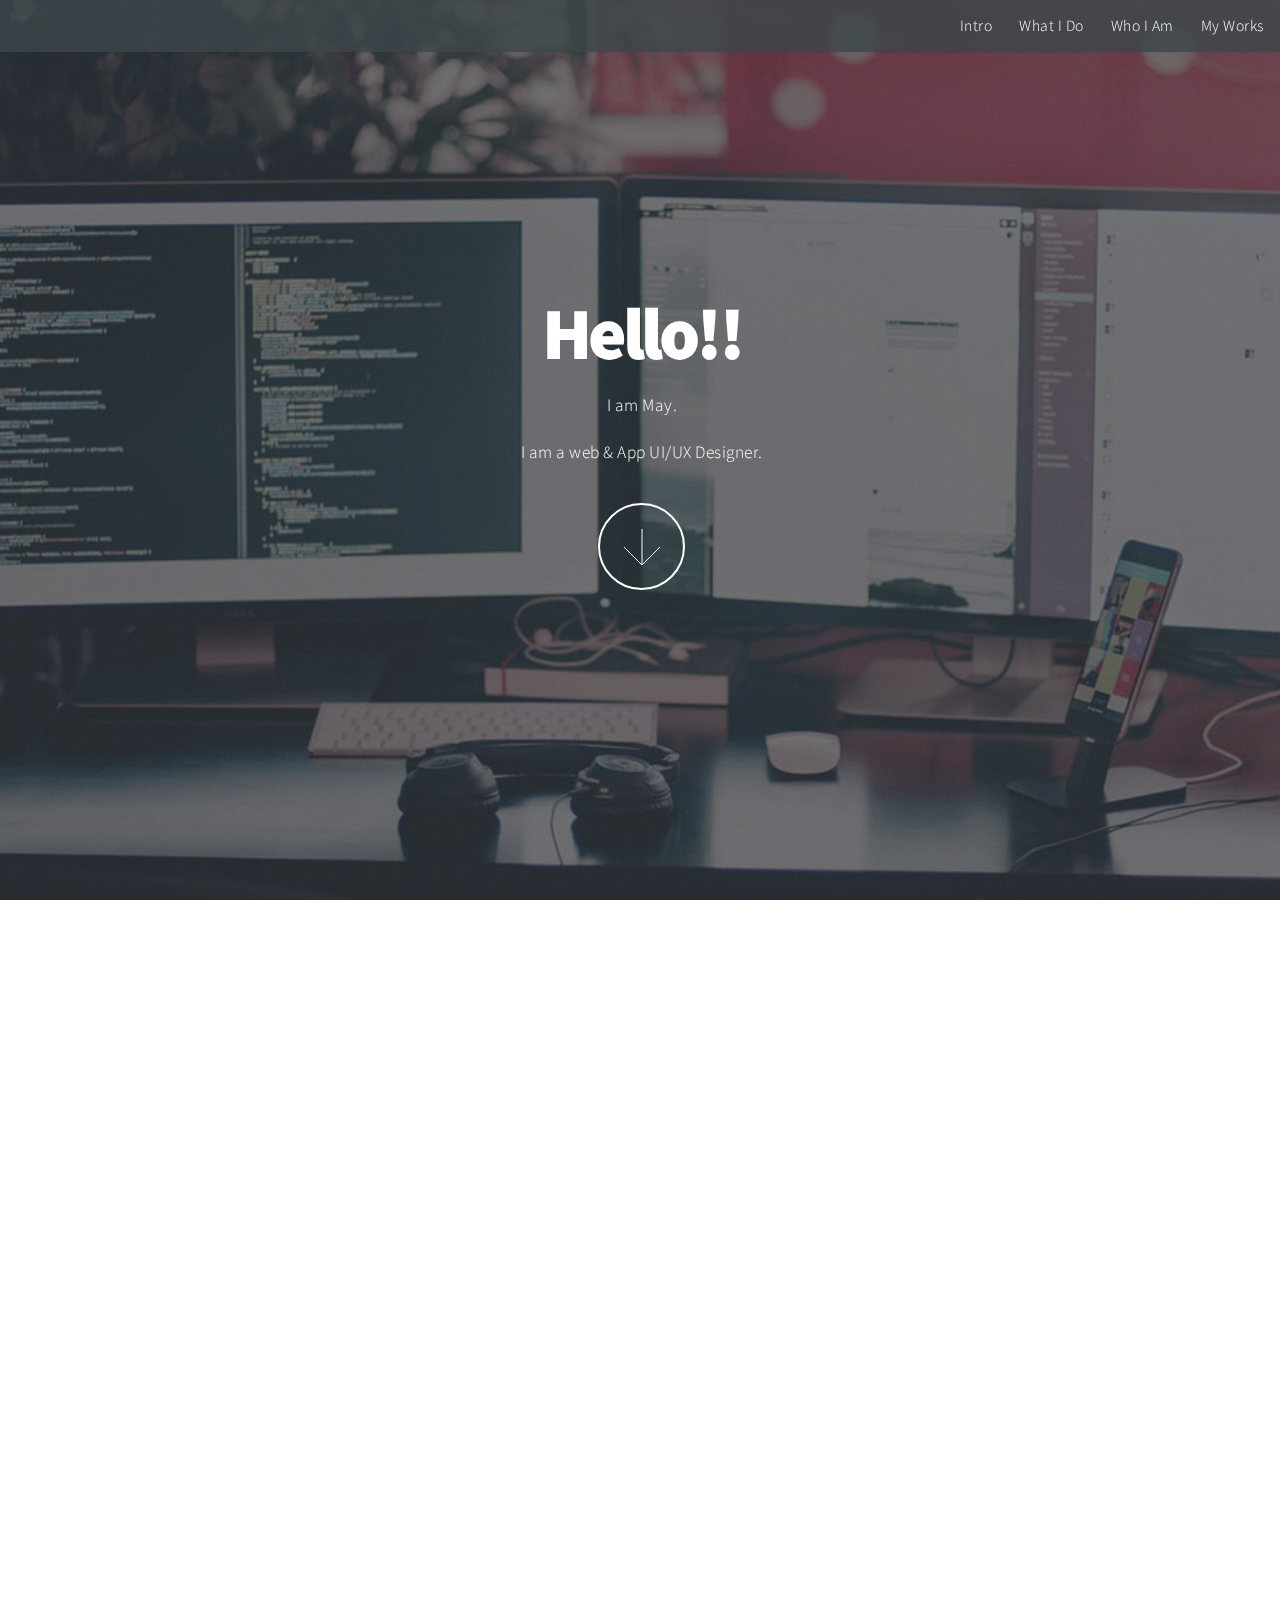
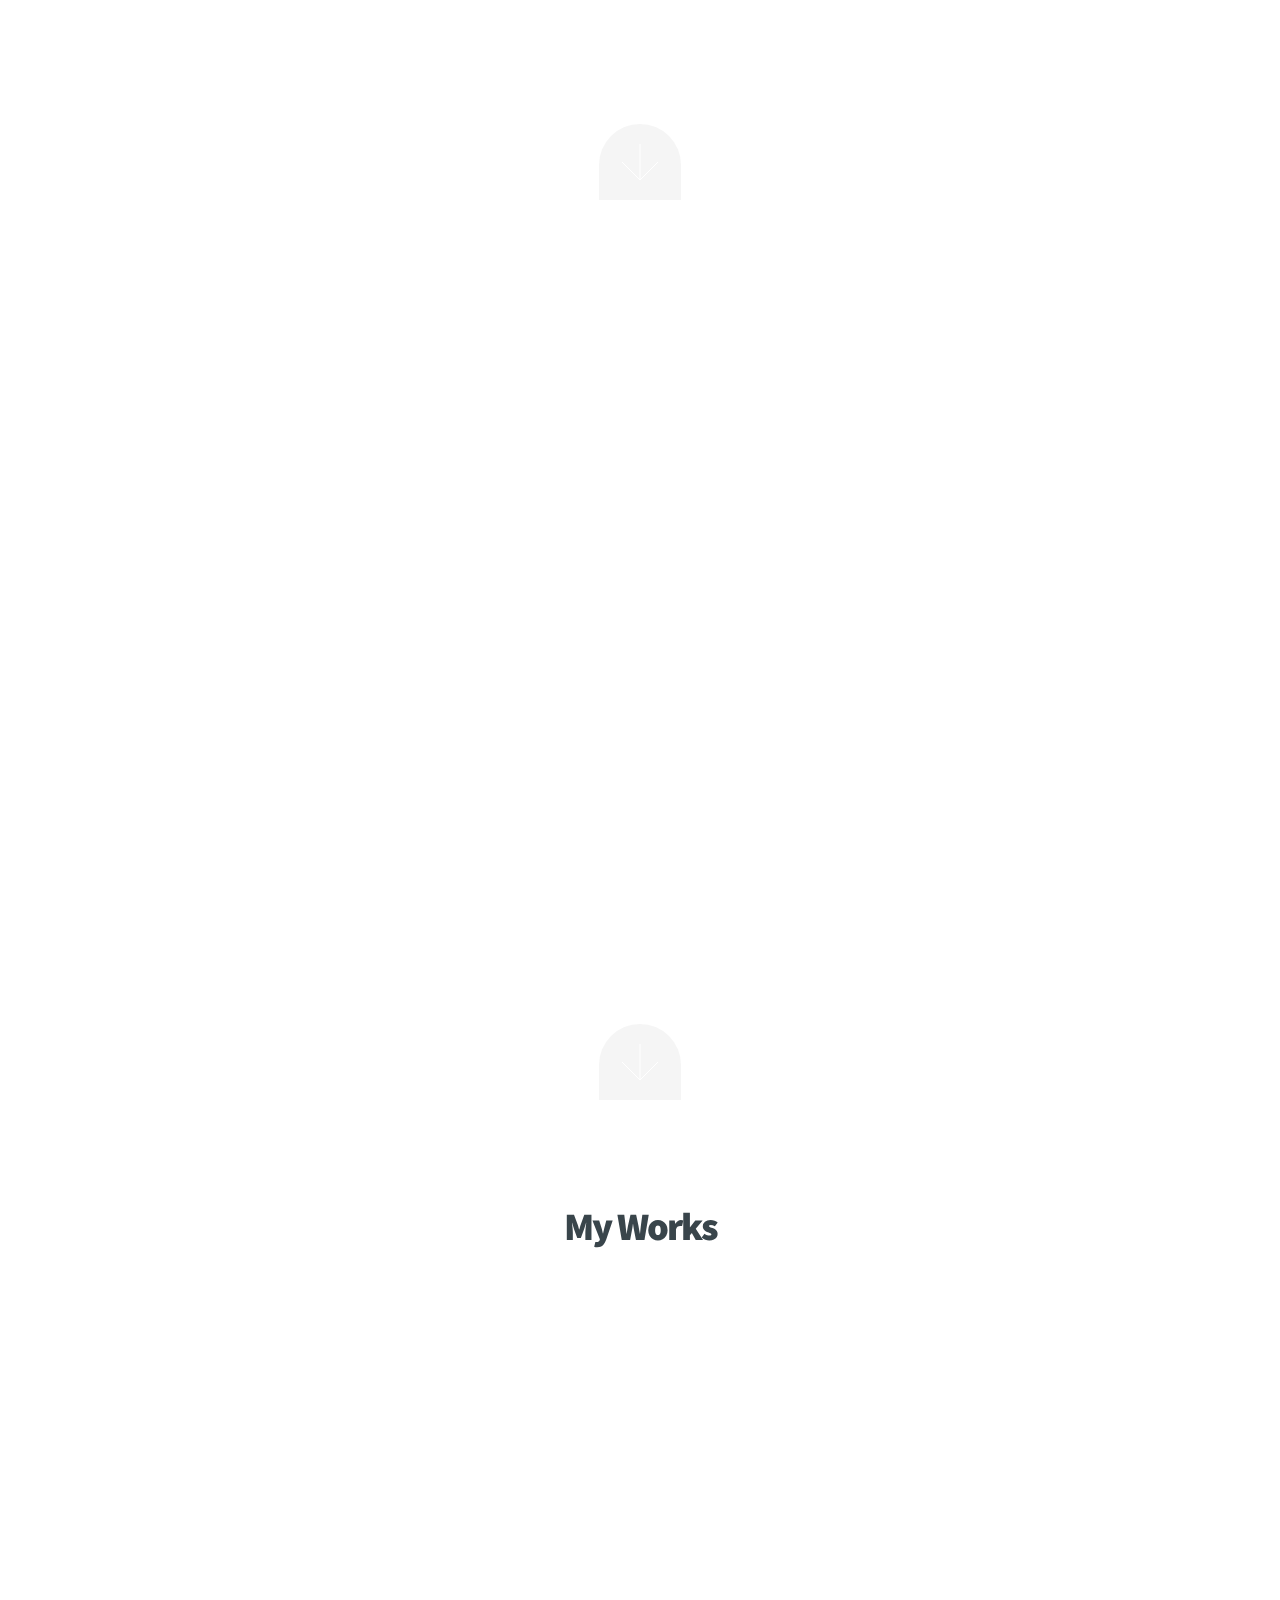
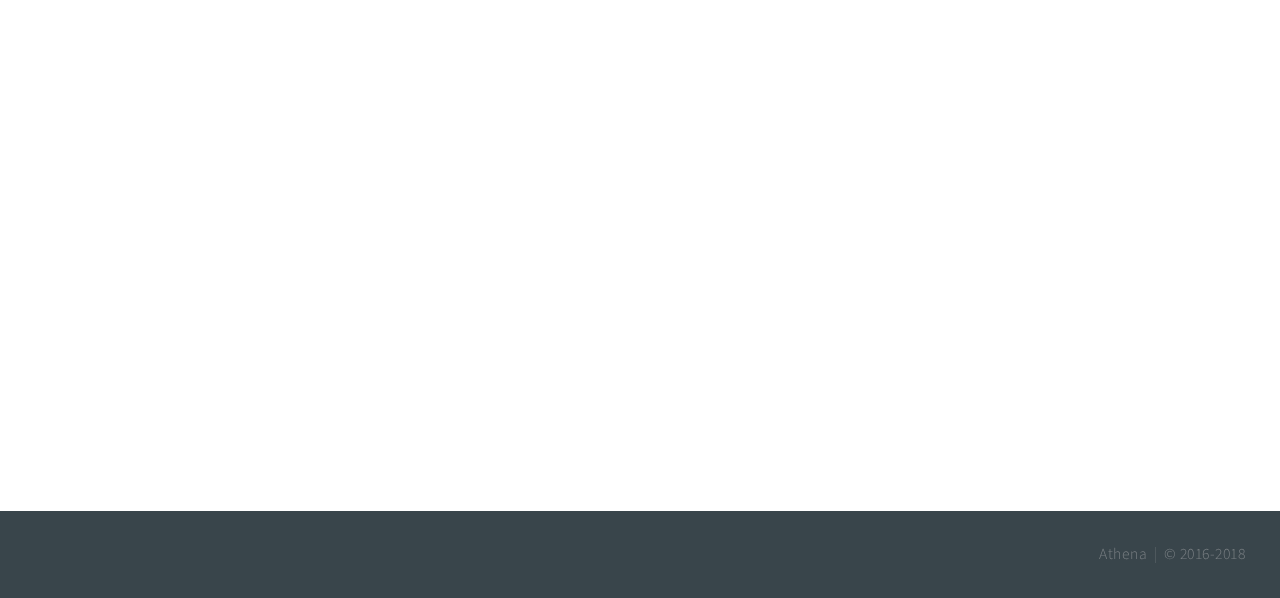
<file: myworks.html>
<!DOCTYPE HTML>

<html>
	<head>
		<title>李菁菁的作品集 May's works</title>
		<meta charset="utf-8" />
		<meta name="viewport" content="width=device-width, initial-scale=1" />
		<!--[if lte IE 8]><script src="assets/js/ie/html5shiv.js"></script><![endif]-->
		<link rel="stylesheet" href="assets/css/main.css" />
		<!--[if lte IE 8]><link rel="stylesheet" href="assets/css/ie8.css" /><![endif]-->
		<!--[if lte IE 9]><link rel="stylesheet" href="assets/css/ie9.css" /><![endif]-->
	</head>
	<body>

		<!-- Header -->
			<header id="header">

				<!-- Logo 
					<h1 id="logo">Big Picture</h1>-->

				<!-- Nav -->
					<nav id="nav">
						<ul>
							<li><a href="#intro">Intro</a></li>
							<li><a href="#one">What I Do</a></li>
							<li><a href="#two">Who I Am</a></li>
							<li><a href="#work">My Works</a></li>
					   <!-- <li><a href="#contact">Contact</a></li>-->
						</ul>
					</nav>

			</header>

		<!-- Intro -->
			<section id="intro" class="main style1 dark fullscreen">
				<div class="content container 75%">
					<header>
						<h2>Hello!!</h2>
					</header>
					<p>I am May.</p>
					<p>I am a web & App UI/UX Designer.</p>
					<footer>
						<a href="#one" class="button style2 down">More</a>
					</footer>
				</div>
			</section>

		<!-- One -->
			<section id="one" class="main style2 right dark fullscreen">
				<div class="content box style2">
					<header>
						<h2>What I Do</h2>
					</header>

					<p>熟悉領域：UI/UX設計 for Web&APP/網頁&視覺設計/EC網站規劃/行銷eDM&Banner 
					<br>擅長：影像處理/介面設計/網站企劃/手寫網頁編碼
					<br>使用工具：Photoshop/illustrator/Indesign/Sketch/Sublime
					<br>技術總覽：UI/UX Design/Visual Design/Css3/Html5/RWD Web Design</p>
				</div>
				<a href="#two" class="button style2 down anchored">Next</a>
			</section>

		<!-- Two -->
			<section id="two" class="main style2 left dark fullscreen">
				<div class="content box style2">
					<header>
						<h2>Who I Am</h2>
					</header>
					<p>李菁菁 May Lee
					<br>Senior UI/UX Designer
					<br>eMail : <a href="mailto:maylee.tw@gmail.com"><font color="#36899e">maylee.tw@gmail.com</font></a></p>
				</div>
				<a href="#work" class="button style2 down anchored">Next</a>
			</section>

		<!-- Work -->
			<section id="work" class="main style3 primary">
				<div class="content container">
					<header>
						<h2>My Works</h2>
					<!--<p>Lorem ipsum dolor sit amet et sapien sed elementum egestas dolore condimentum.
						Fusce blandit ultrices sapien, in accumsan orci rhoncus eu. Sed sodales venenatis
						arcu, id varius justo euismod in. Curabitur egestas consectetur magna vitae.</p>-->
					</header>

					<!-- Lightbox Gallery  -->
						<div class="container 75% gallery">
							<div class="row 0% images">
								<div class="6u 12u(mobile)"><a href="images/fulls/01.png" class="image fit from-left"><img src="images/thumbs/01.png" title="RWD WEB UI&Visual Design - 2be1 media" alt="" /></a></div>
								<div class="6u 12u(mobile)"><a href="images/fulls/02.png" class="image fit from-right"><img src="images/thumbs/02.png" title="RWD WEB/APP UI&Visual Design - Taiwangoods" alt="" /></a></div>
							</div>
							<div class="row 0% images">
								<div class="6u 12u(mobile)"><a href="images/fulls/03.png" class="image fit from-left"><img src="images/thumbs/03.png" title="RWD WEB UI&Visual Design - SUZUKI Campaign" alt="" /></a></div>
								<div class="6u 12u(mobile)"><a href="images/fulls/04.png" class="image fit from-right"><img src="images/thumbs/04.png" title="Event Visual - HyRead 電子書雲端書櫃" alt="" /></a></div>
							</div>
							<div class="row 0% images">
								<div class="6u 12u(mobile)"><a href="images/fulls/05.png" class="image fit from-left"><img src="images/thumbs/05.png" title="APP UI - Becon" alt="" /></a></div>
								<div class="6u 12u(mobile)"><a href="images/fulls/07.png" class="image fit from-right"><img src="images/thumbs/07.png" title="APP UI - Social community APP" alt="" /></a></div>
							</div>
							<!--<div class="row 0% images">
								<div class="6u 12u(mobile)"><a href="images/fulls/07.png" class="image fit from-left"><img src="images/thumbs/07.png" title="APP UI - Social community APP" alt="" /></a></div>
								<div class="6u 12u(mobile)"><a href="images/fulls/08.png" class="image fit from-right"><img src="images/thumbs/08.png" title="APP UI - Social community APP" alt="" /></a></div>
							</div>-->
						</div>

				</div>
			</section>



		<!-- Contact
		 	<section id="contact" class="main style3 secondary">
				<div class="content container">
					<header>
						<h2>聯絡我</h2>
						<p>Lorem ipsum dolor sit amet et sapien sed elementum egestas dolore condimentum.</p>
					</header>
					<div class="box container 75%">
		 -->
					<!-- Contact Form
							<form action="https://formspree.io/maylee.tw@gmail.com"
      method="POST">
								<div class="row 50%">
									<div class="6u 12u(mobile)"><input type="text" name="name" placeholder="Name" /></div>
									<div class="6u 12u(mobile)"><input type="email" name="_replyto" placeholder="Email" /></div>
								</div>
								<div class="row 50%">
									<div class="12u"><textarea name="message" placeholder="Message" rows="6"></textarea></div>
								</div>
								<div class="row">
									<div class="12u">
										<ul class="actions">
											<li><input type="submit" value="Send Message" /></li>
										</ul>
									</div>
								</div>
							</form>

					</div>
				</div>
			</section>  
					 -->

		<!-- Footer -->
			<footer id="footer">

				<!-- Icons
					<ul class="actions">
						<li><a href="#" class="icon fa-twitter"><span class="label">Twitter</span></a></li>
						<li><a href="#" class="icon fa-facebook"><span class="label">Facebook</span></a></li>
						<li><a href="#" class="icon fa-google-plus"><span class="label">Google+</span></a></li>
						<li><a href="#" class="icon fa-dribbble"><span class="label">Dribbble</span></a></li>
						<li><a href="#" class="icon fa-pinterest"><span class="label">Pinterest</span></a></li>
						<li><a href="#" class="icon fa-instagram"><span class="label">Instagram</span></a></li>
					</ul>
				 -->
				<!-- Menu -->
					<ul class="menu">
						<li>Athena</li><li>&copy; 2016-2018</li>
					</ul>

			</footer>

		<!-- Scripts -->
			<script src="assets/js/jquery.min.js"></script>
			<script src="assets/js/jquery.poptrox.min.js"></script>
			<script src="assets/js/jquery.scrolly.min.js"></script>
			<script src="assets/js/jquery.scrollex.min.js"></script>
			<script src="assets/js/skel.min.js"></script>
			<script src="assets/js/util.js"></script>
			<!--[if lte IE 8]><script src="assets/js/ie/respond.min.js"></script><![endif]-->
			<script src="assets/js/main.js"></script>

	</body>
</html>
</file>
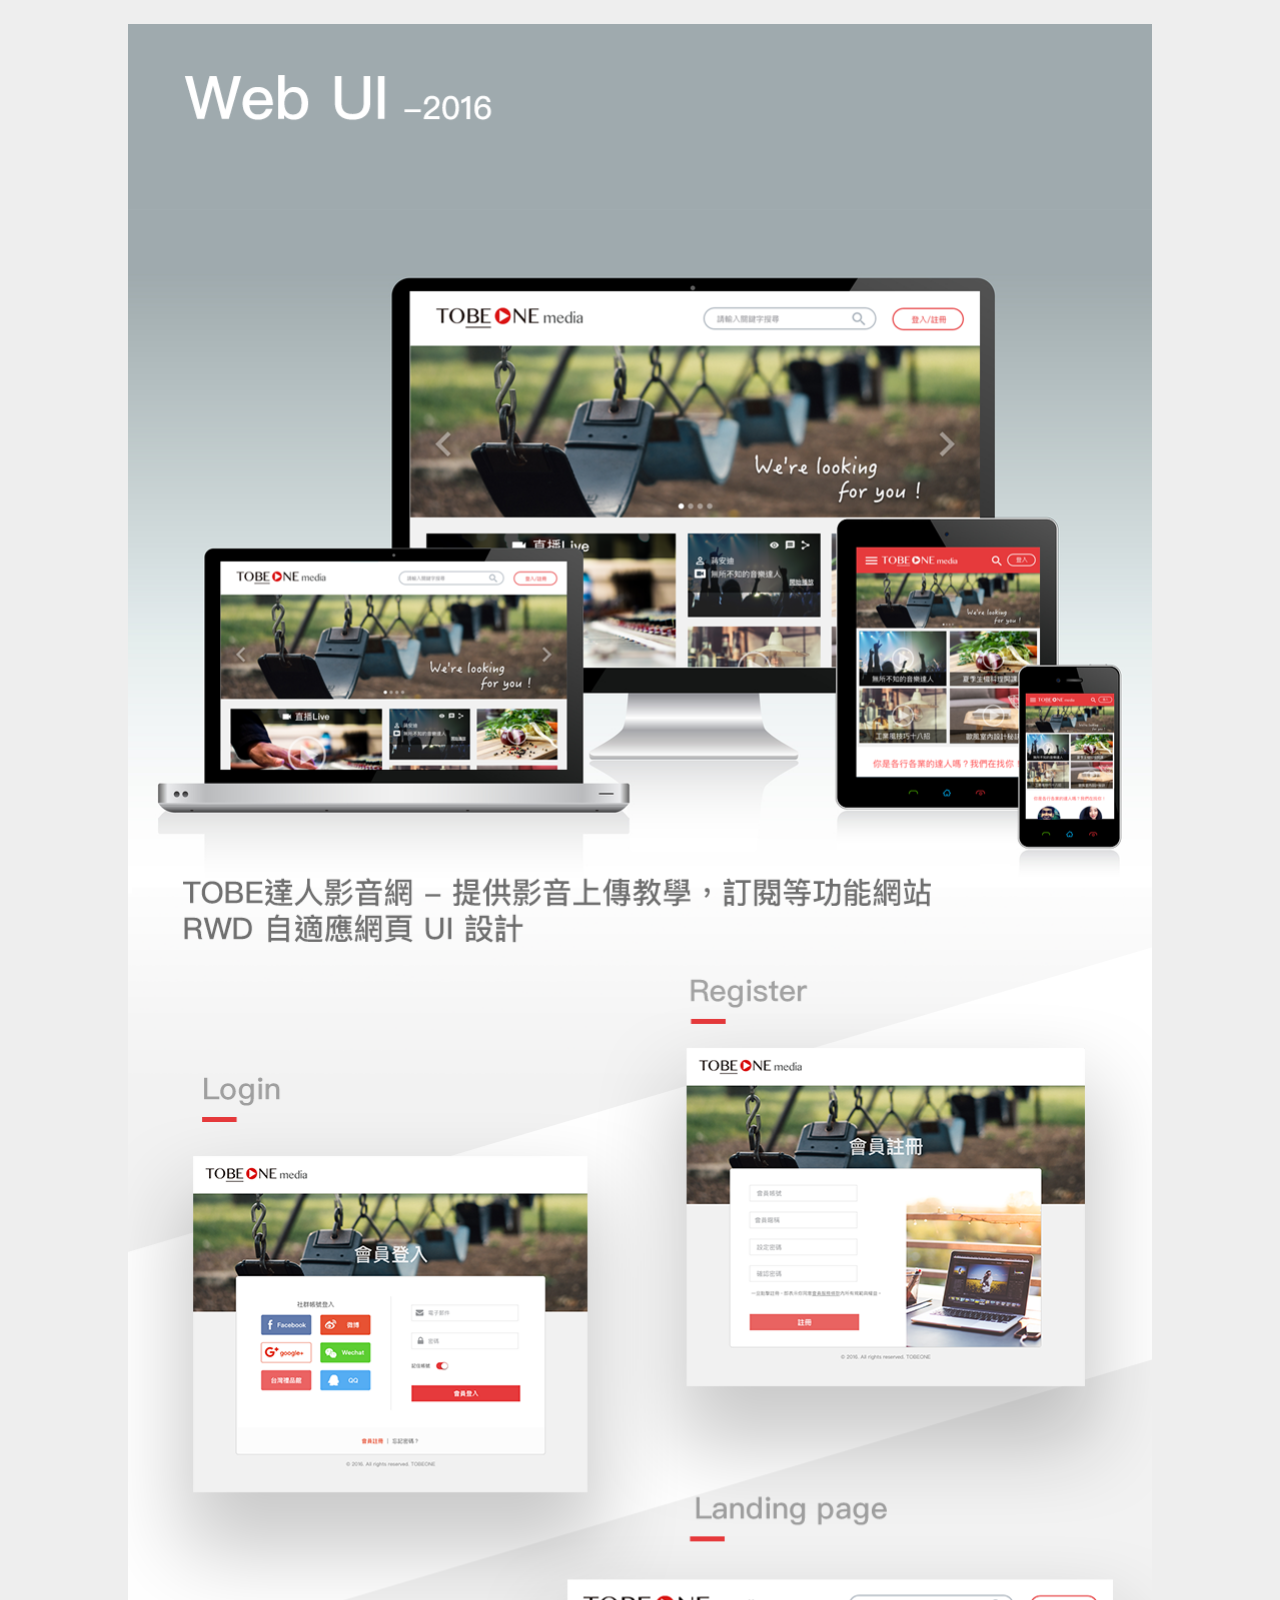
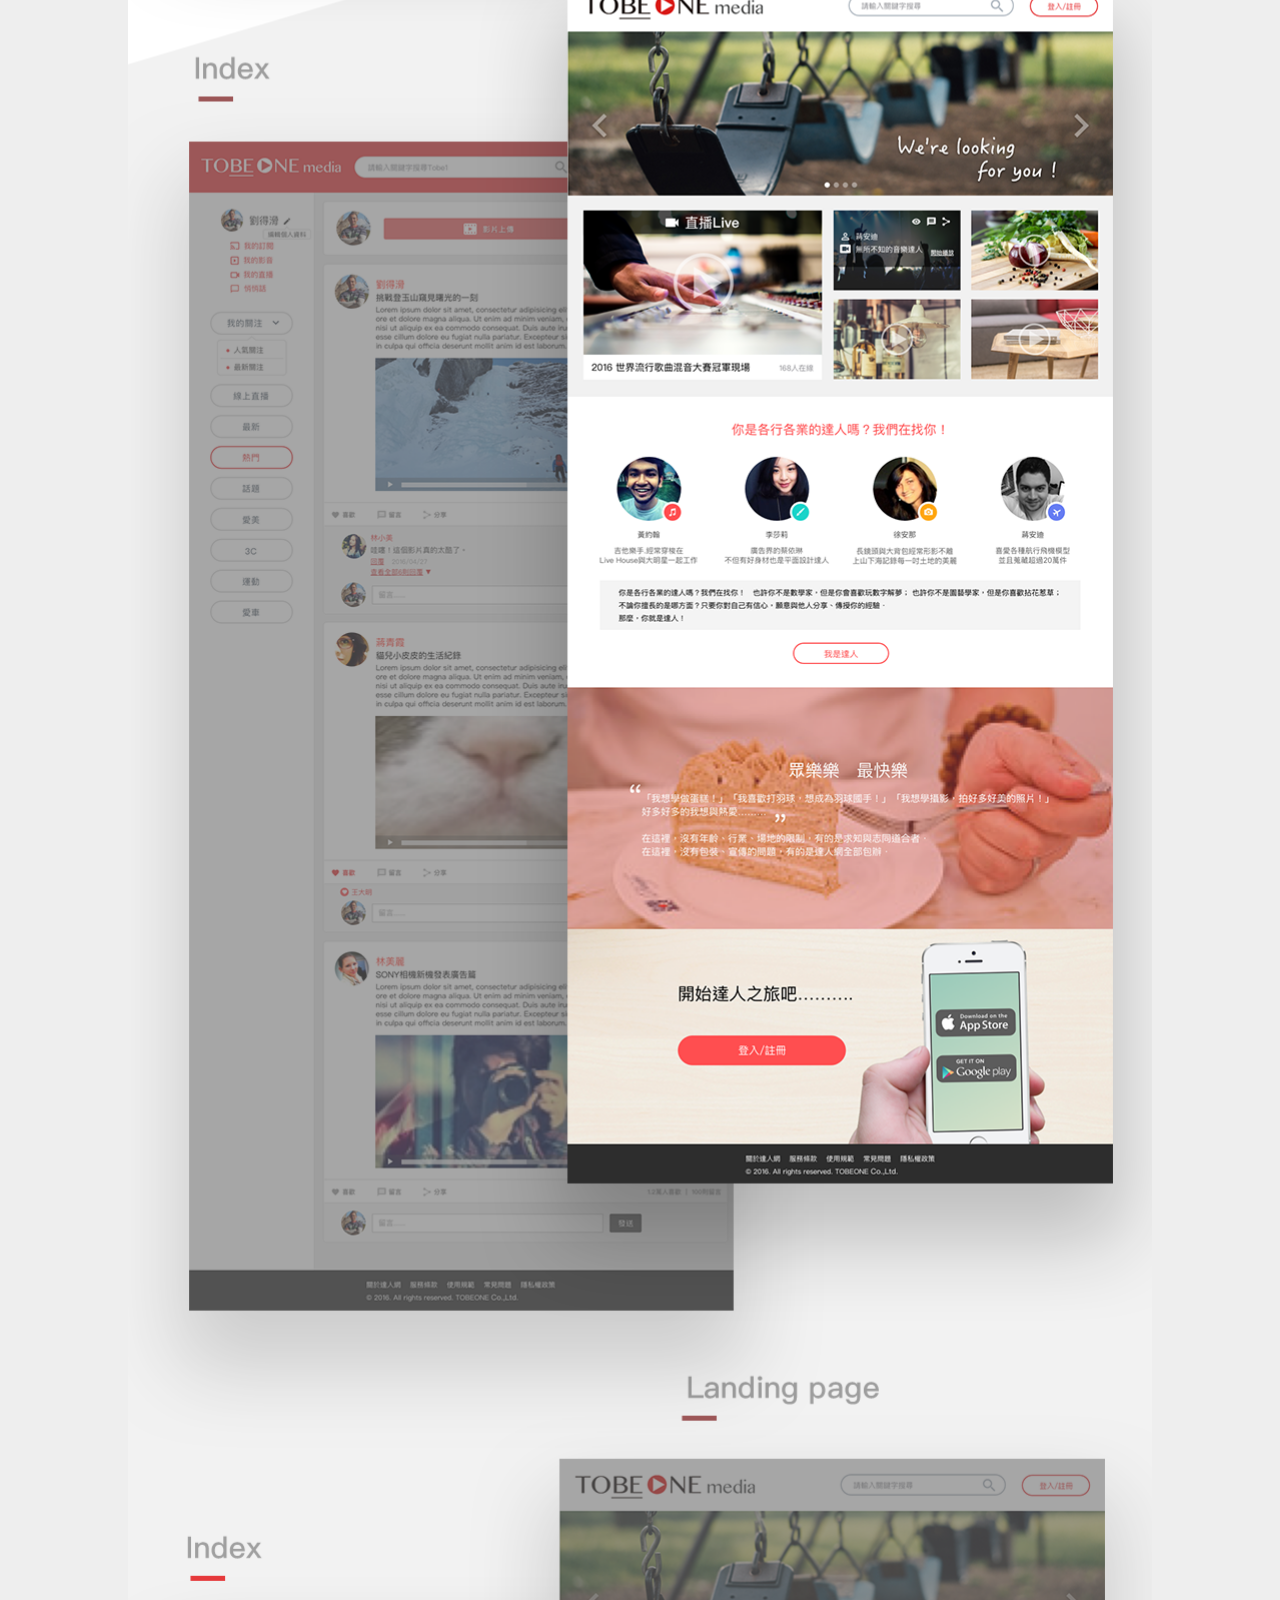
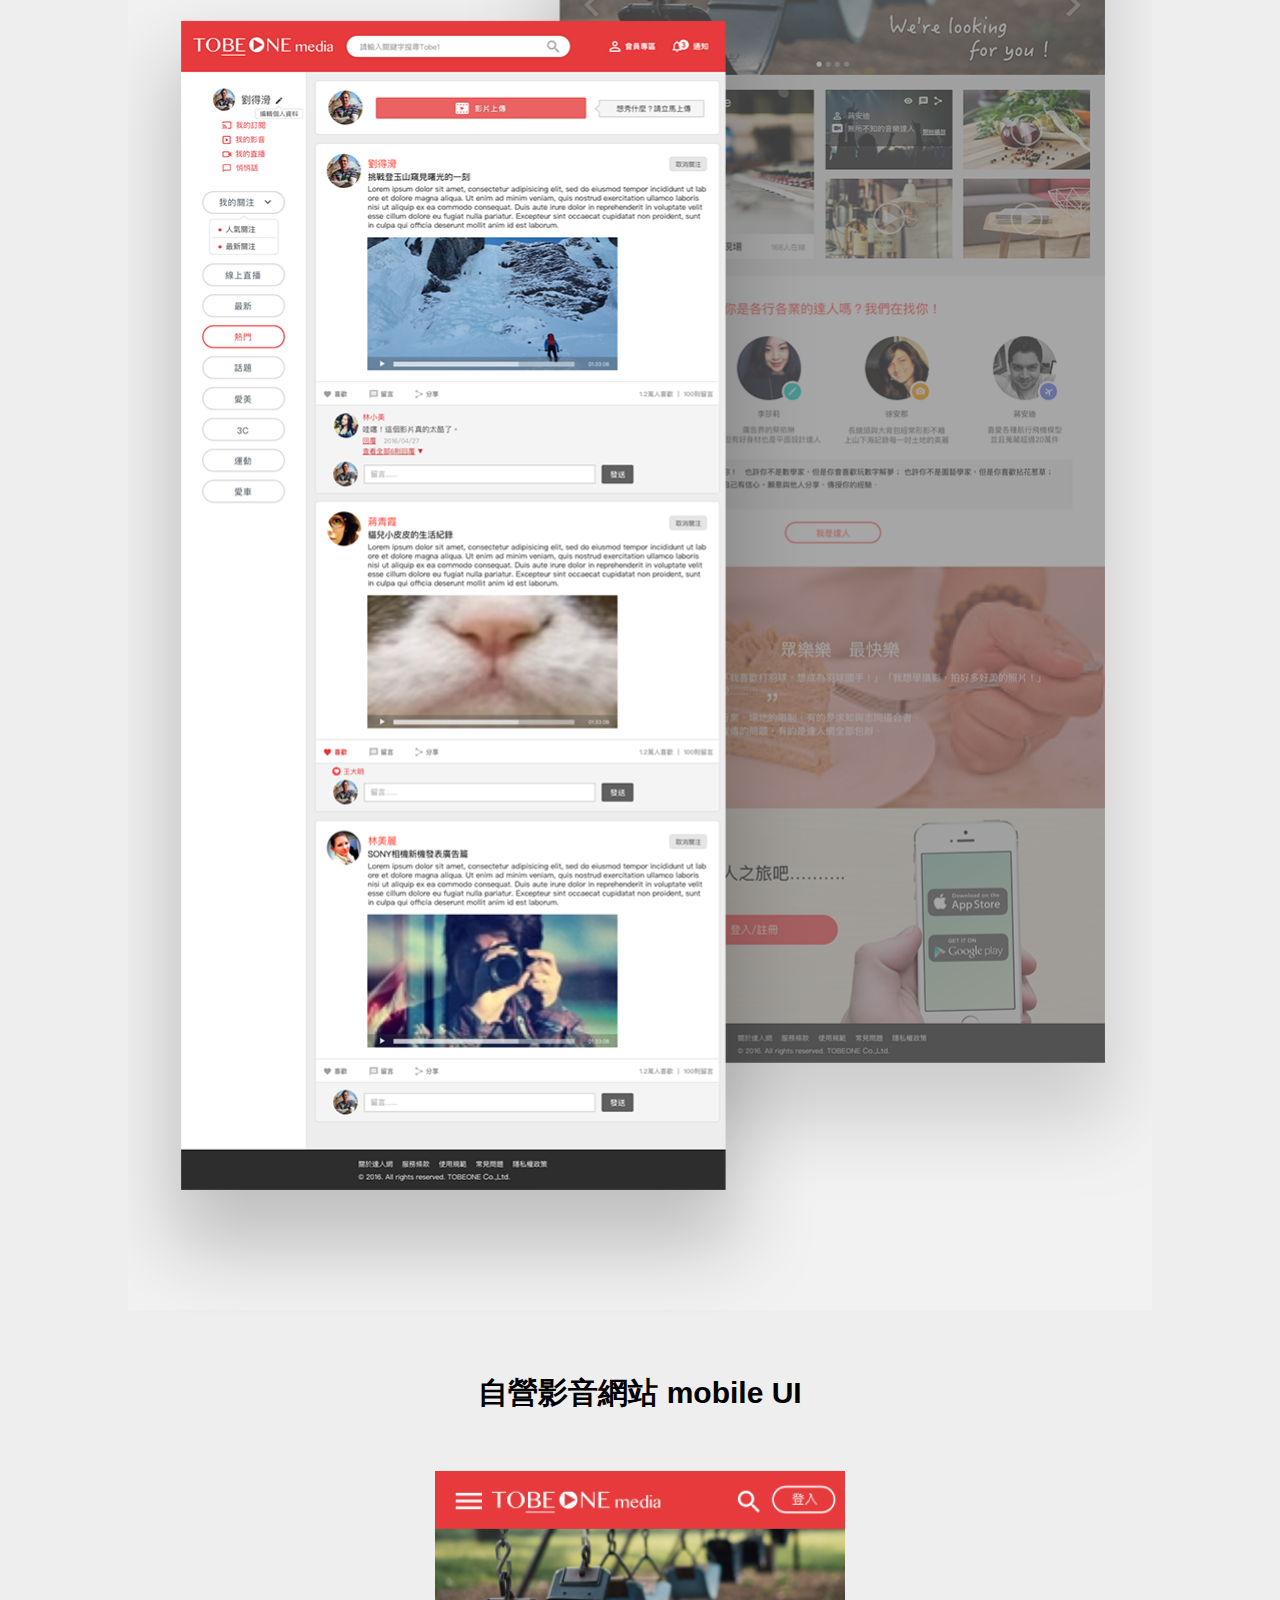
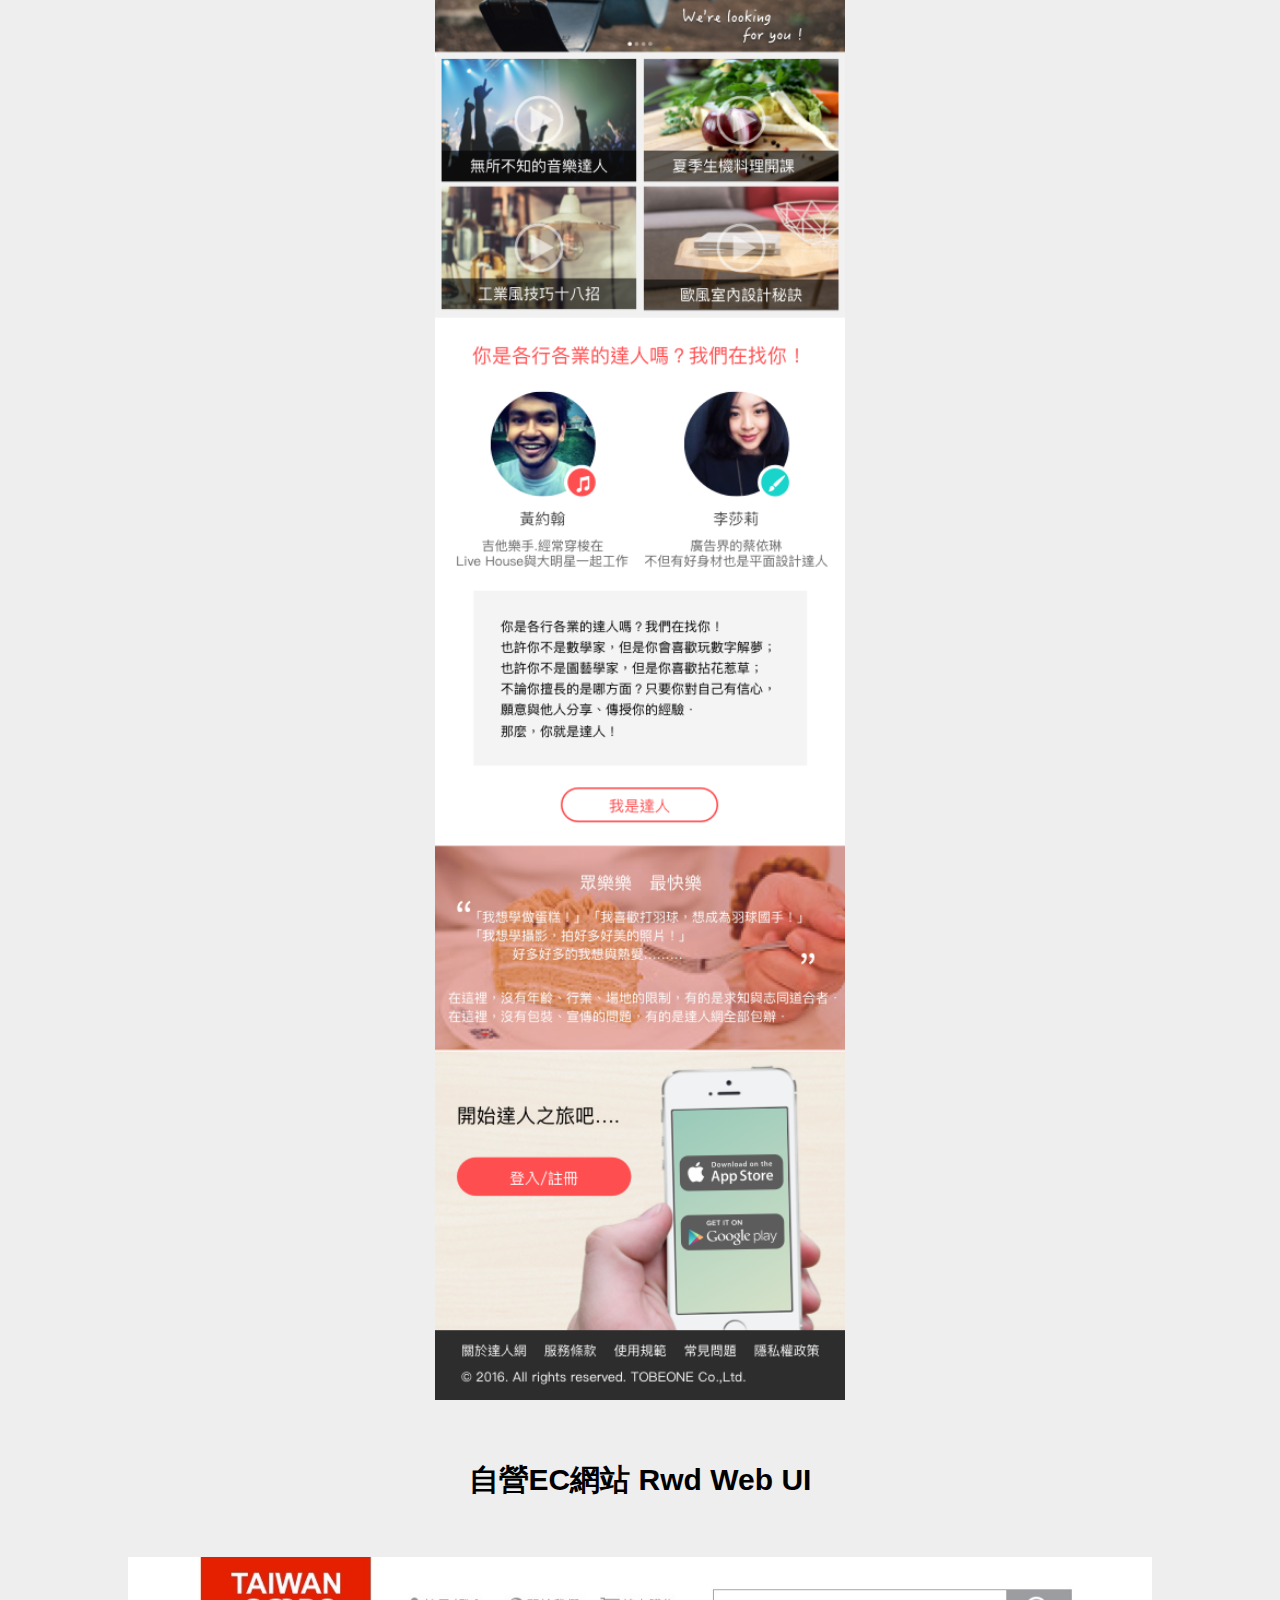
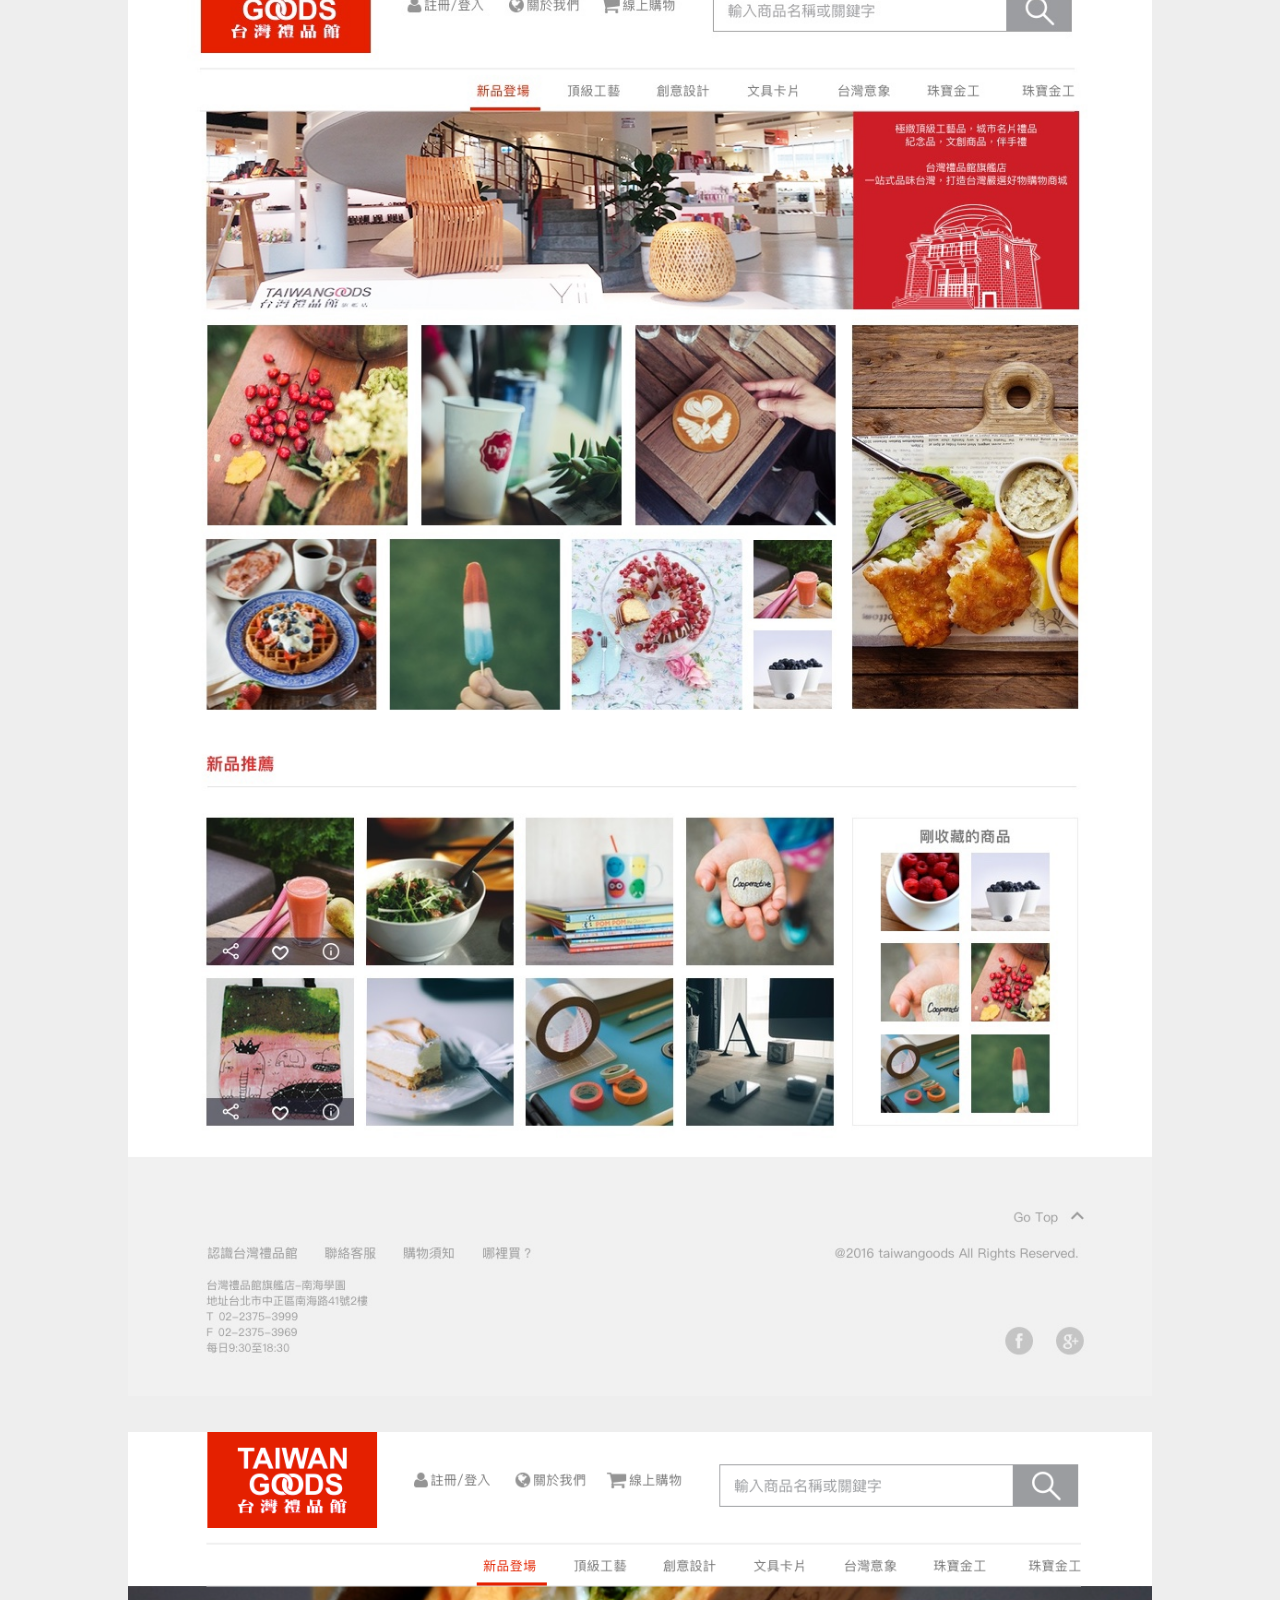
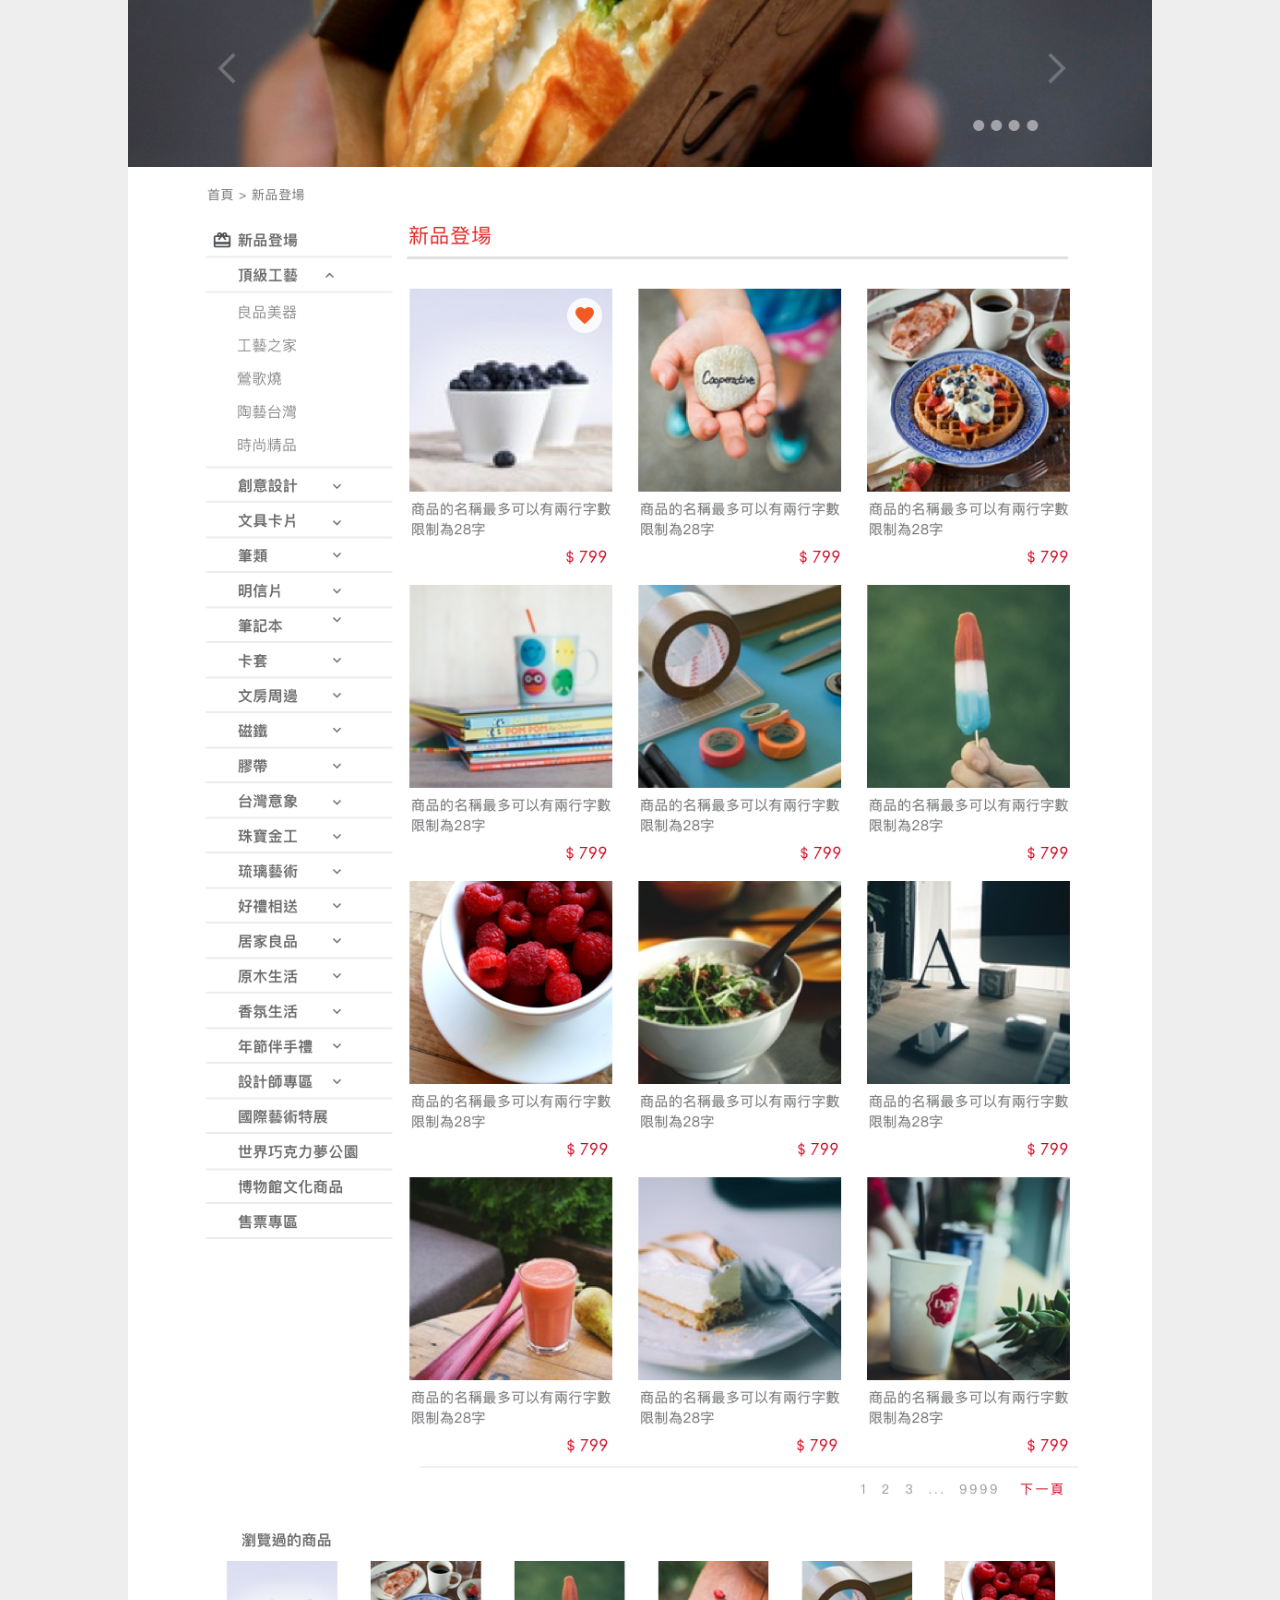
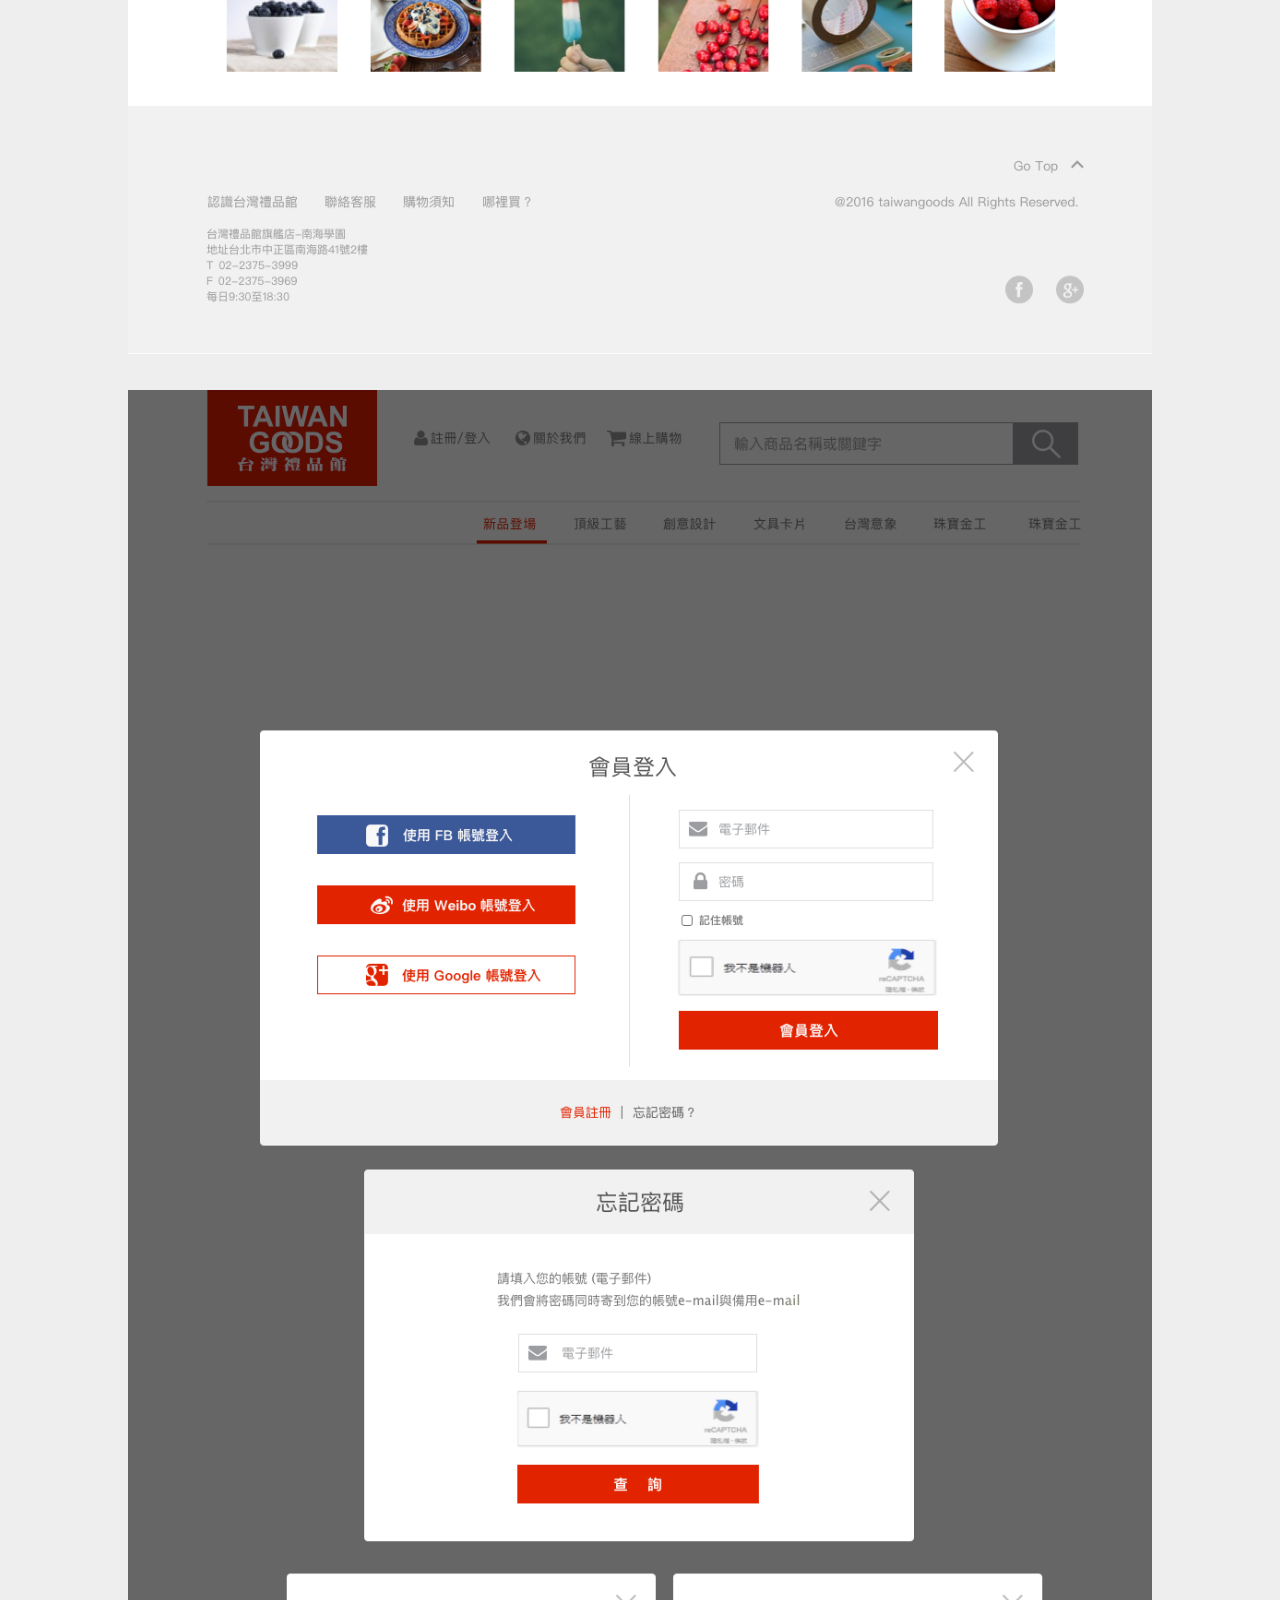
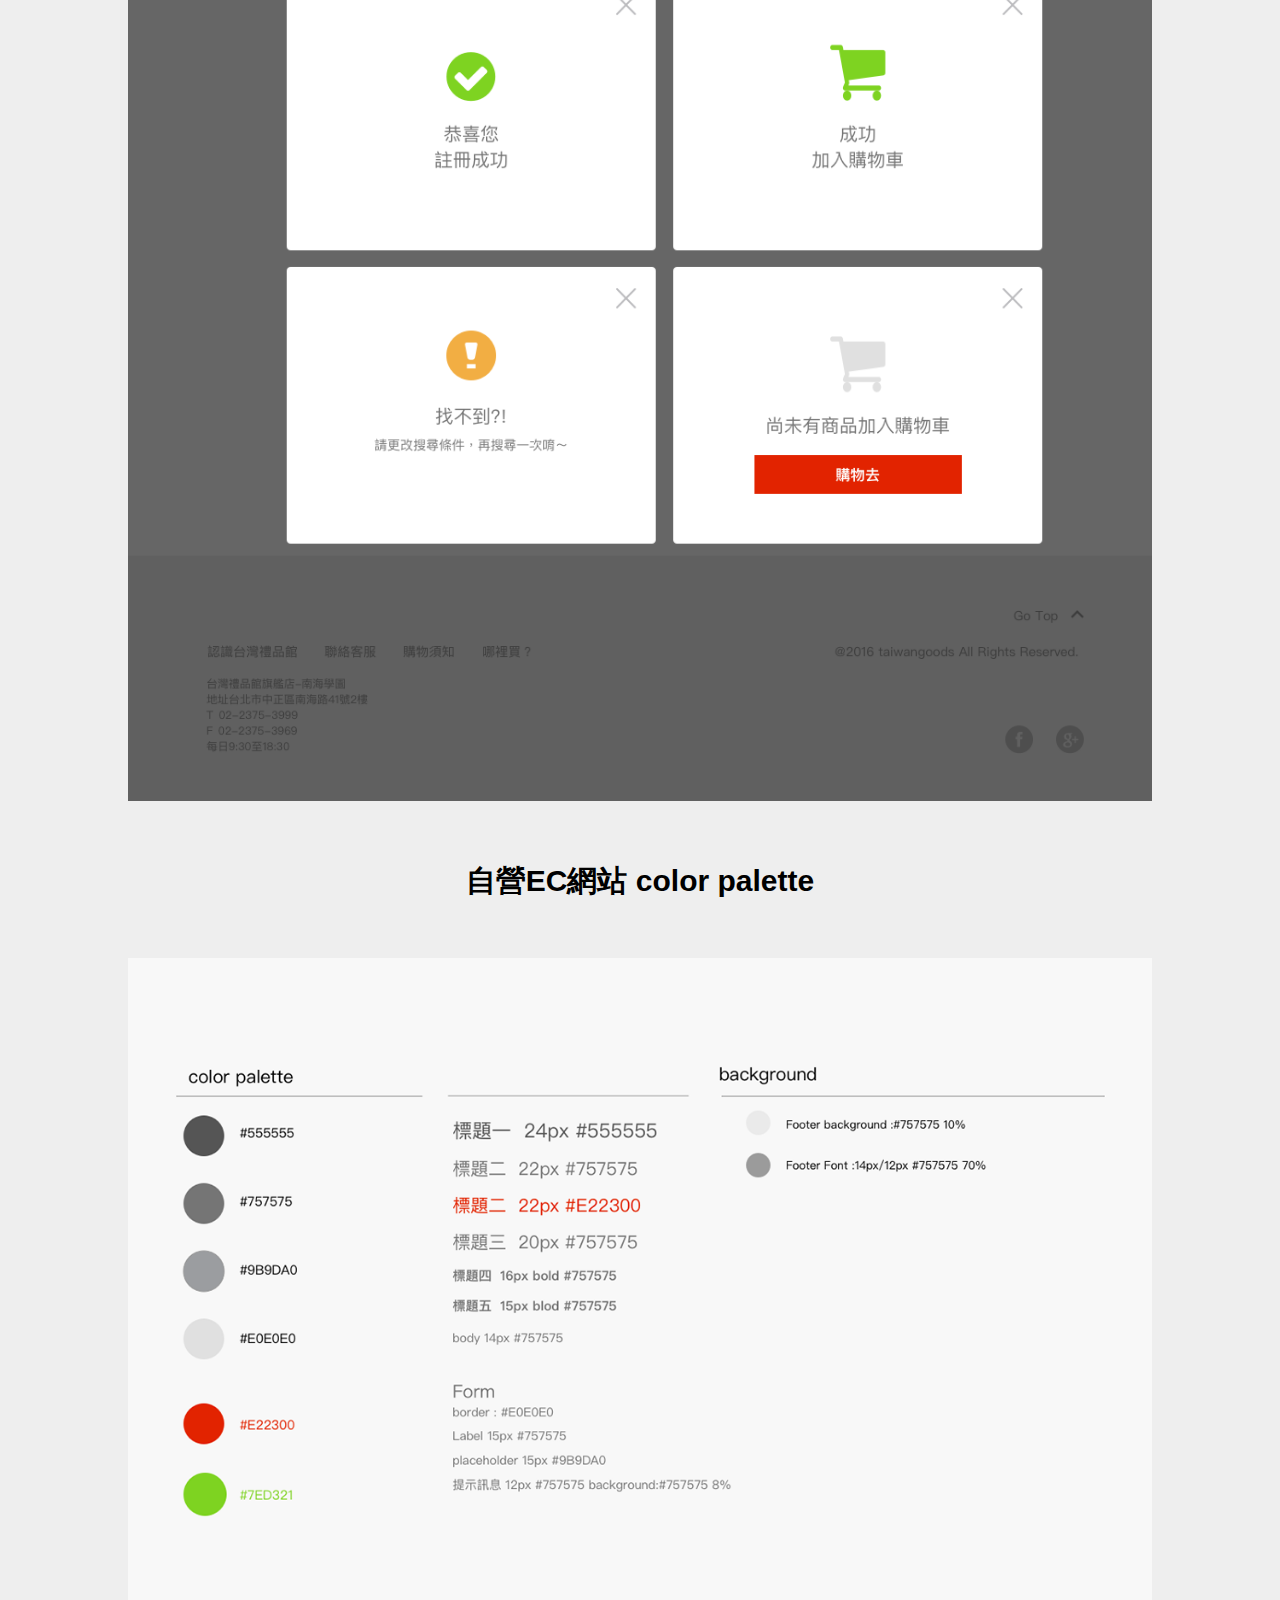
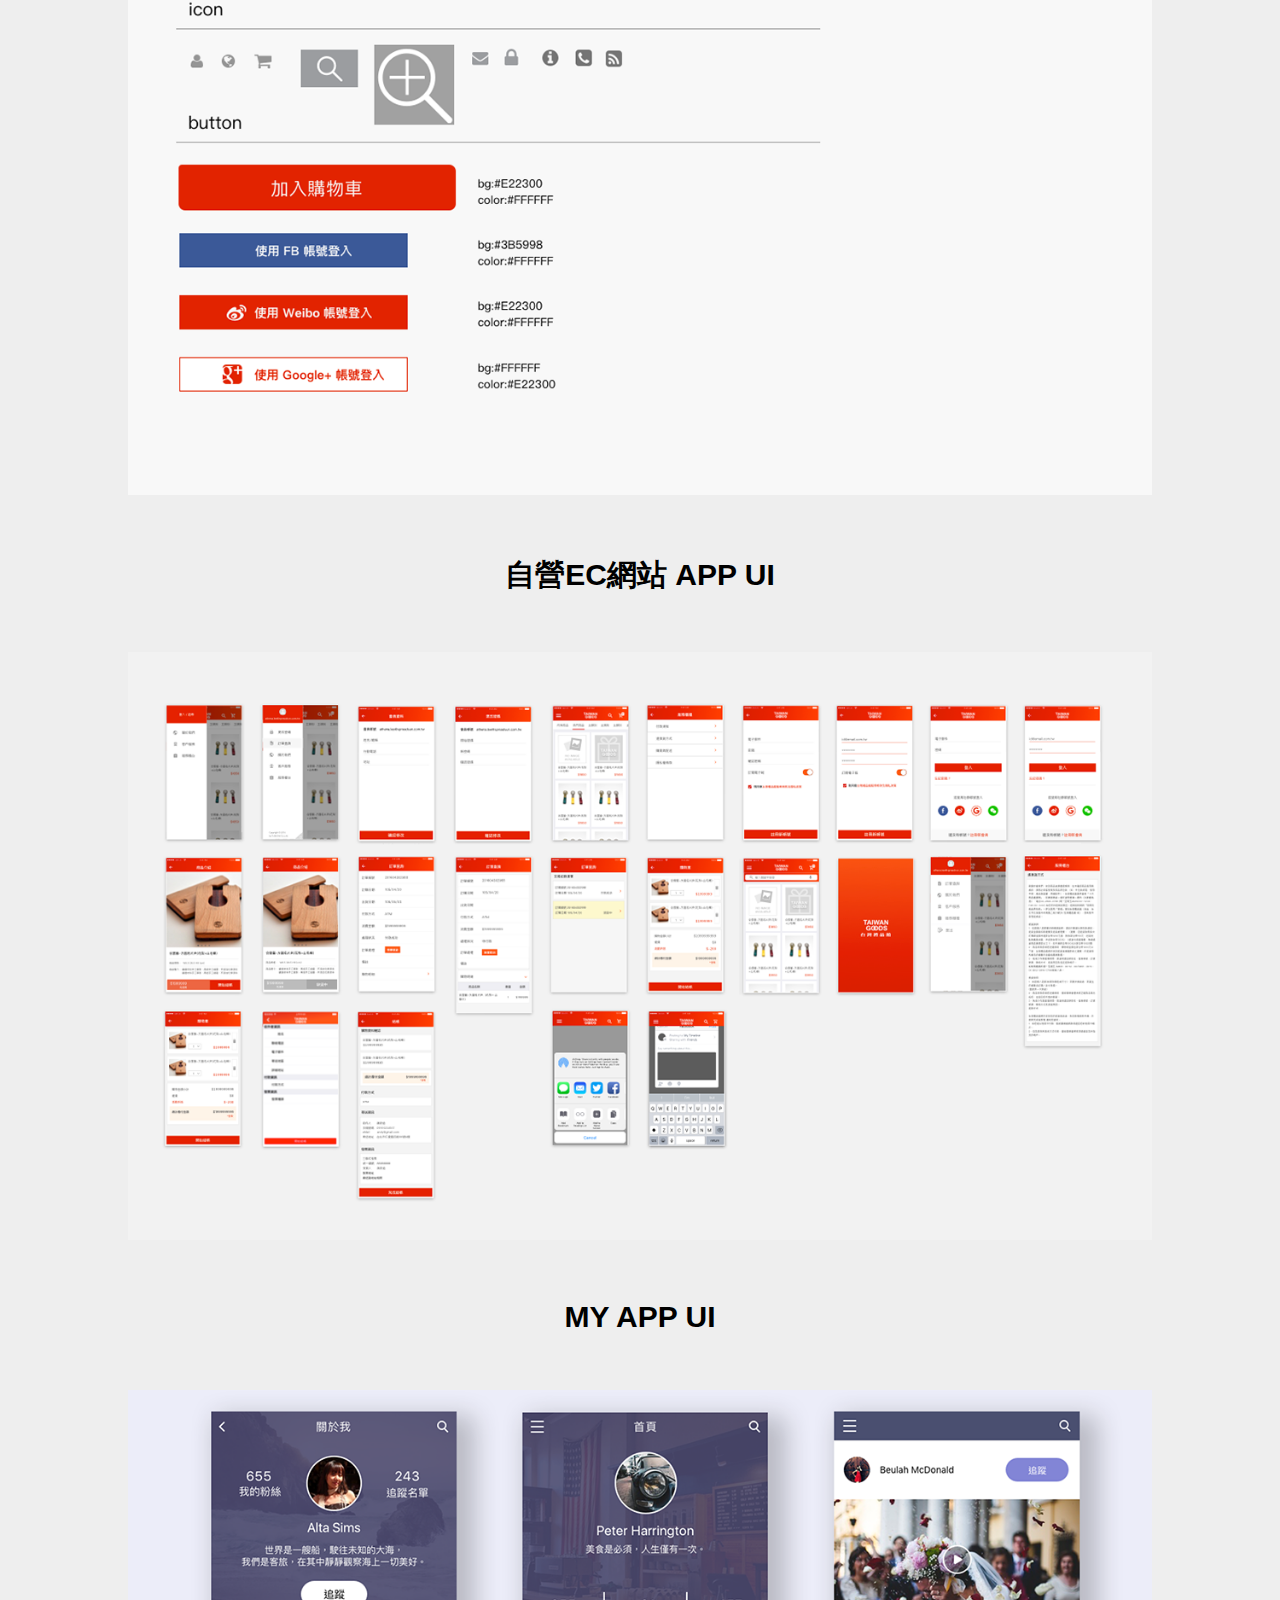
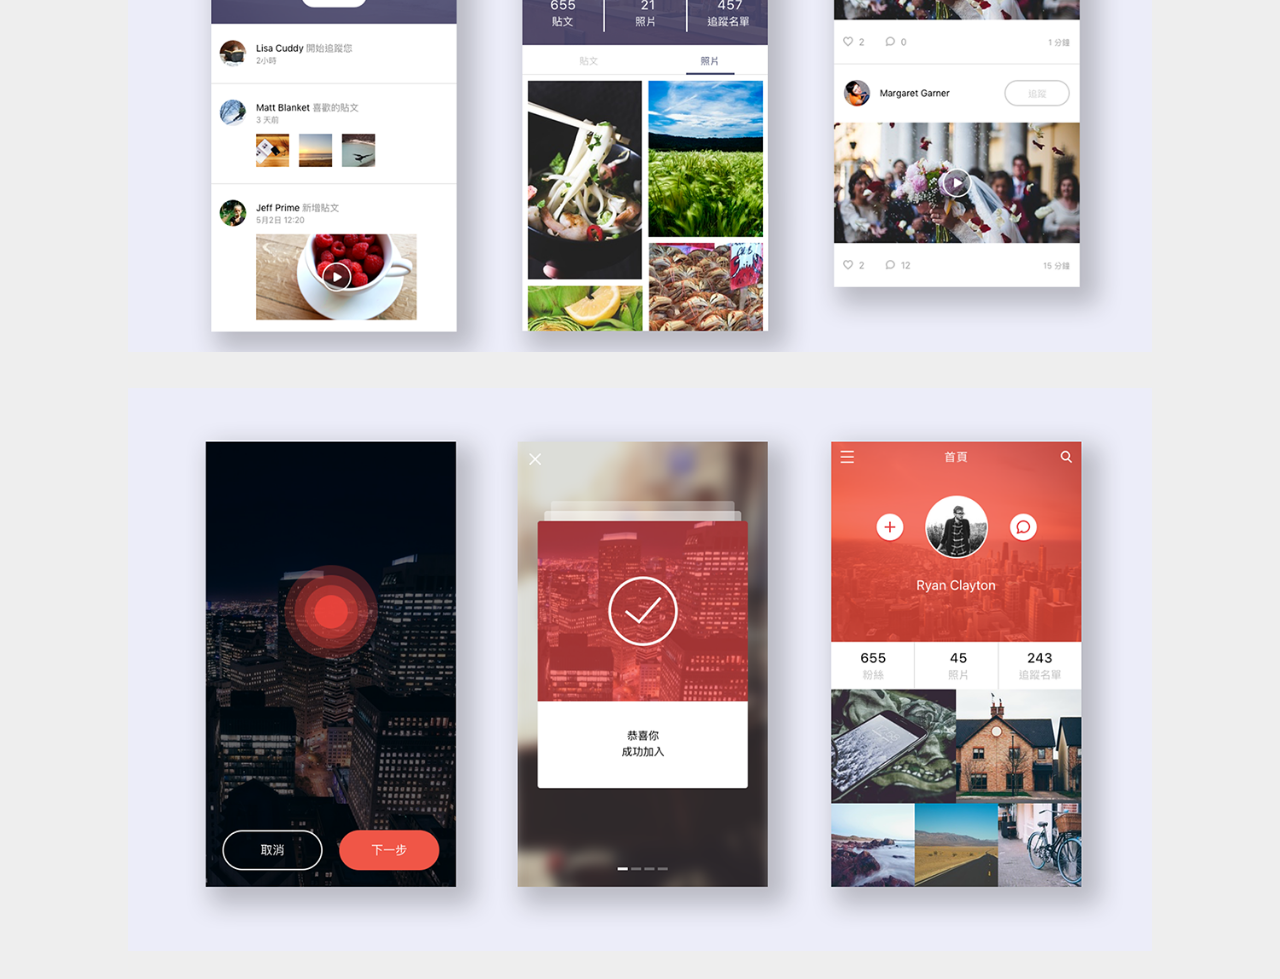
<file: myworks2016.html>
<!DOCTYPE html>
<html lang="en">
<head>
	<meta charset="UTF-8">
	<meta name="robots" content="none">
	<title>2016 Athena Lee's works</title>
<style type="text/css" media="screen">
body {
	background-color: #eee;
	font-family: Microsoft JhengHei,Arial;
}
.wrap {
	margin: 0 auto;
	width: 1024px;
	text-align: center;
}
h1 {
	padding-top: 20px;
	padding-bottom: 20px;
	background-color: none;
	font-size: 30px;
	font: #555;
	width: 100%;
}
img {
	width: 100%;
	max-width: 100%;
	margin: 16px 0;
}
</style>
</head>
<body>
	<div class="wrap">
		<img src="tobe1.png">
	<h1>自營影音網站 mobile UI</h1>
		<img src="tobe1_mobile.png" style="width:40%">
	<h1>自營EC網站 Rwd Web UI</h1>
		<img src="twgs_index.jpg">
		<img src="twgs_pd.png">
		<img src="twgs_login.png">

	<h1>自營EC網站 color palette</h1>
		<img src="twgs_colorpalette.png">
	<h1>自營EC網站 APP UI</h1>
		<img src="twgs_ui.png">
	<h1>MY APP UI</h1>
		<img src="appui_01.png">
		<img src="appui_02.png">
	</div>

</body>
</html>
</file>
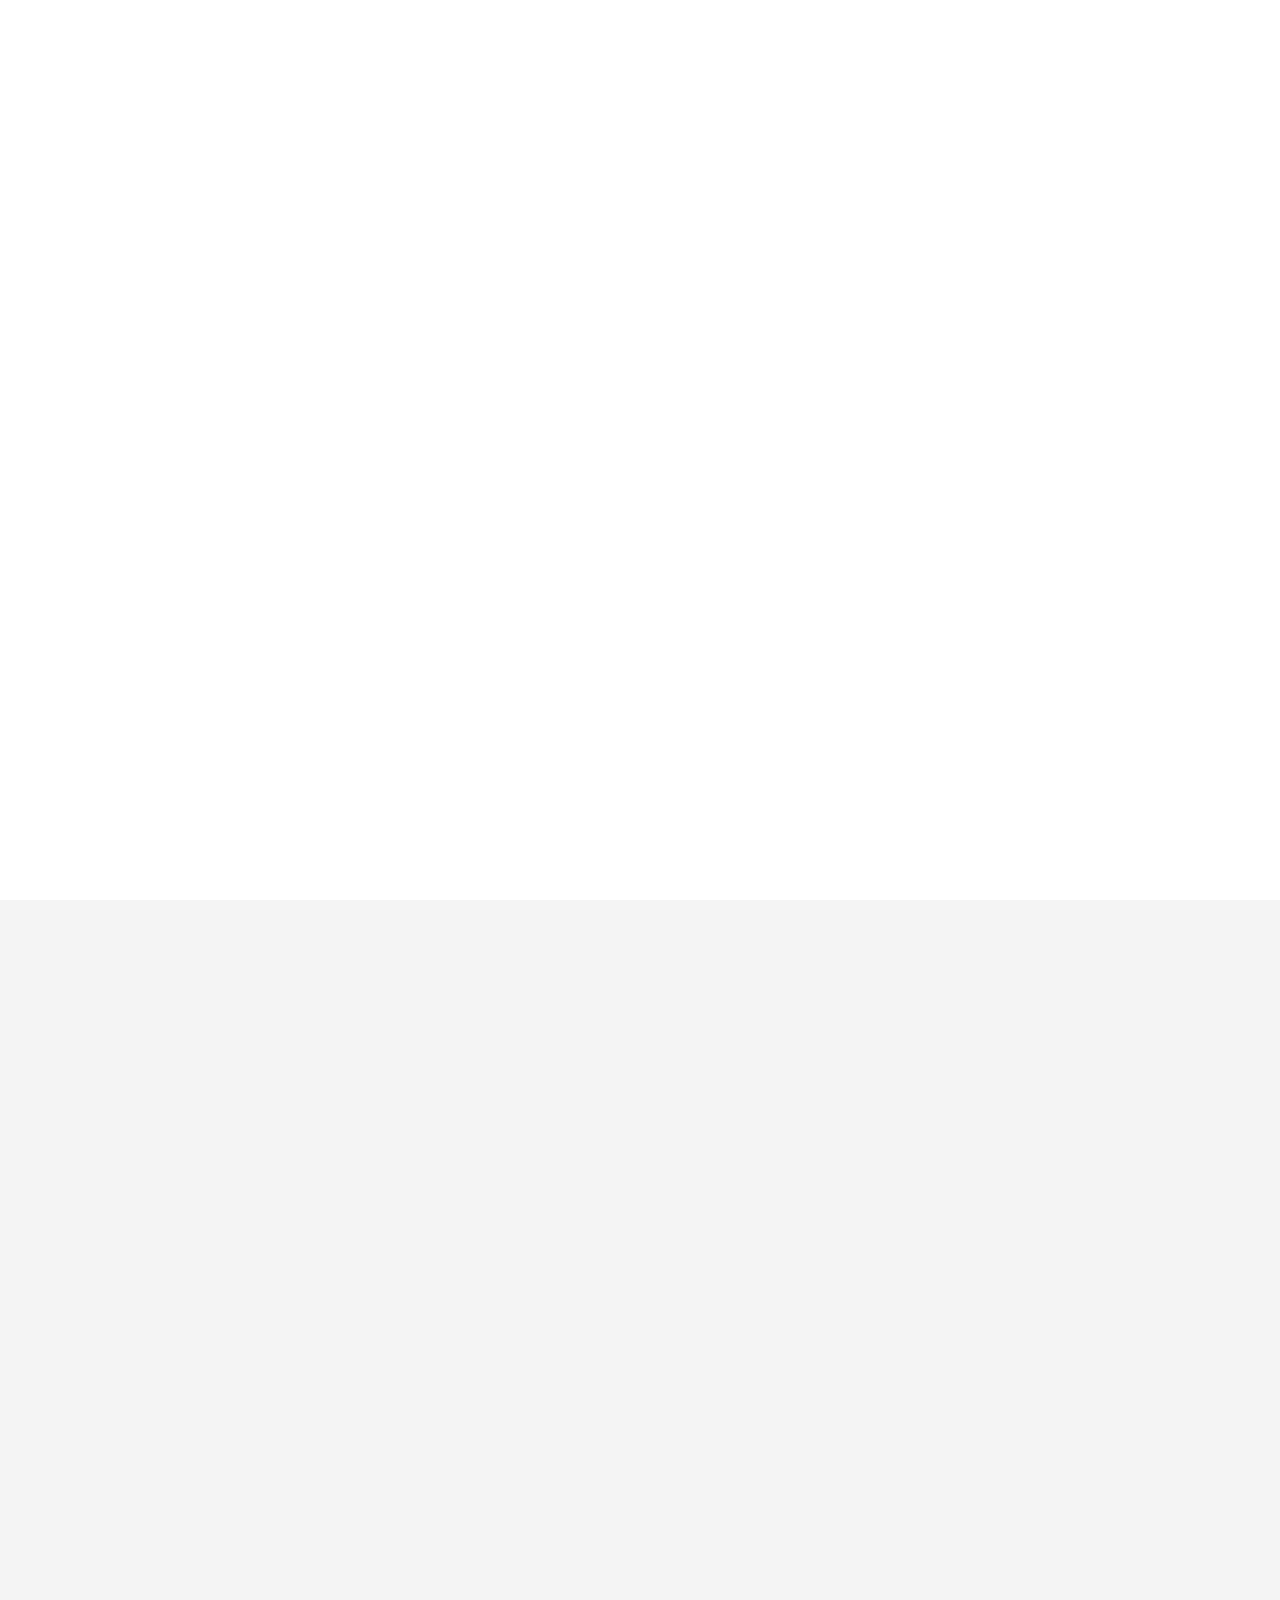
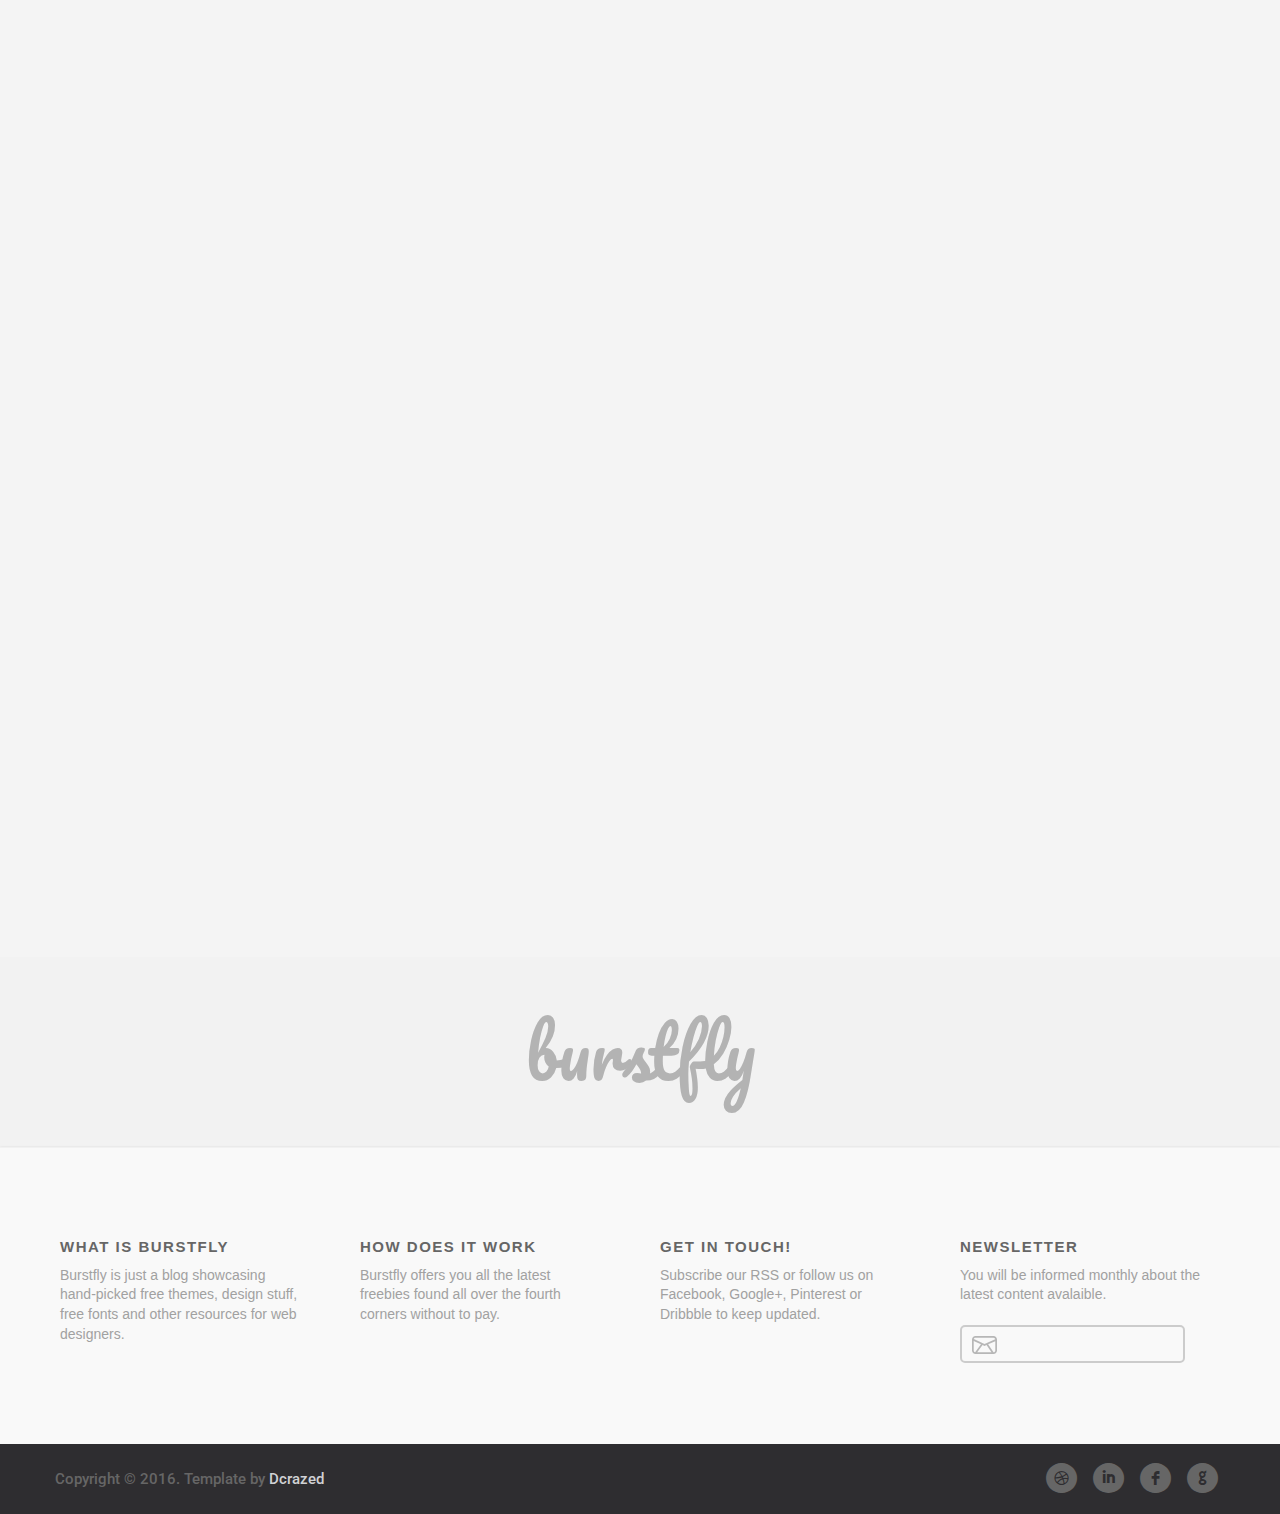
<file: works/details.html>
<!DOCTYPE HTML>
<html>

<head>

<meta http-equiv="Content-Type" content="text/html; charset=UTF-8">
<title>Detailed Single Post</title>

<!-- Behavioral Meta Data -->
	<meta name="apple-mobile-web-app-capable" content="yes">
	<meta name="viewport" content="width=device-width, initial-scale=1, maximum-scale=1, user-scalable=no">
   <!-- <link rel="icon" type="image/png" href="img/small-logo-01.png">-->
	<link rel="icon" href="favicon.ico">
    <link href='http://fonts.googleapis.com/css?family=Roboto:400,900,900italic,700italic,700,500italic,400italic,500,300italic,300' rel='stylesheet' type='text/css'>
	<link href='https://fonts.googleapis.com/css?family=Pacifico' rel='stylesheet' type='text/css'>
	<style>

/*-------------------------*/
/* FONT BDD */
/*-------------------------*/

@font-face {
    font-family: 'socialicoregular';
    src: url('font/socialico-webfont.eot');
    src: url('font/socialico-webfont.eot?#iefix') format('embedded-opentype'),
         url('font/socialico-webfont.woff2') format('woff2'),
         url('font/socialico-webfont.woff') format('woff'),
         url('font/socialico-webfont.ttf') format('truetype'),
         url('font/socialico-webfont.svg#socialicoregular') format('svg');
}

@font-face {
    font-family: 'socialico_plusregular';
    src: url('font/socialico_plus-webfont.eot');
    src: url('font/socialico_plus-webfont.eot?#iefix') format('embedded-opentype'),
         url('font/socialico_plus-webfont.woff2') format('woff2'),
         url('font/socialico_plus-webfont.woff') format('woff'),
         url('font/socialico_plus-webfont.ttf') format('truetype'),
         url('font/socialico_plus-webfont.svg#socialico_plusregular') format('svg');
}


.disable-hover {
	pointer-events: none;
}

img{vertical-align:bottom;}

a {
	text-decoration:none;
}

ul { 
	list-style-type: none; 
	margin:0;
	padding:0;
}

.anim-1,.anim-2{display:none;}

/*-------------------------*/
/* MAIN TRANSITION FOR EFFECT HOVER*/
/*-------------------------*/

.object {
    transition: all 0.25s ease-in-out;
    -webkit-transition: all 0.25s ease-in-out; /** Chrome & Safari **/
    -moz-transition: all 0.25s ease-in-out; /** Firefox **/
    -o-transition: all 0.25s ease-in-out; /** Opera **/
}

/*----------------------------*/
/* BODY SETTINGS */
/*----------------------------*/

body,html{
	padding:0;margin:0;
	background-color:#F4F4F4;
}

.cache{
	width:100%;
	height:100%;
	position:absolute;
	background-color:#FFF;
	z-index:1000;
}

/*----------------------------*/
/* CUSTOM SCROLLBAR  */
/*----------------------------*/

::-webkit-scrollbar {
    width: 9px;
}
 
::-webkit-scrollbar-track {
    background:#eee;
    border: thin solid lightgray;
    box-shadow: 0px 0px 3px rgba(0, 0, 0, 0.1) inset;
}
 
::-webkit-scrollbar-thumb {
    background:#999;
    border: thin solid gray;
}

/*----------------------------*/
/* HEADER BLACK TOP WITH LOGO */
/*----------------------------*/


#wrapper-header{
	float:left;
	width:105%;
	height:65px;
	background-color:#2E2D30;
	opacity:0;
}

#main-header{
	position:relative;
	width:1200px;
	left:50%;
	margin-left:-600px;
	height:auto;
}

#logo{
	position:absolute;
    margin-top:13.5px;
	left:15px;
	cursor:pointer;
}

#stripes{
	background: url(img/stripes.svg) no-repeat;
	position:absolute;
	width:27px;
	height:20px;
	right:15px;
	top:22.5px;
	cursor:pointer;
	display:none;
}

#logo img{height:100%;width:100%;}

/*----------------------------*/
/* SUB NAV BAR */
/*----------------------------*/

#wrapper-navbar{
	float:left;
	width:100%;
	height:0px;
	background-color:#FFF;
	border-bottom:solid #EDEDED 1px;
	opacity:0;
}

.navbar{
	position:relative;
	width:1200px;
	left:50%;
	margin-left:-600px;
	height:100%;
	top:0;
}

.top-rated,.recent,.oldies{
	float:left;
	text-align:left;
	font-family: 'Roboto',sans-serif;
    font-size: 13px;
	height:40px;
	line-height:40px;
    margin-top:10px;
	cursor:pointer;
	-webkit-font-smoothing: antialiased;
    -moz-osx-font-smoothing: grayscale;
	text-transform: uppercase;
	letter-spacing:1.5px;
}

.top-rated{color:#666;margin-left:15px;font-weight:500;}
.recent,.oldies{color: #CCC;margin-left:80px;font-weight:500;margin-left:40px;}

.top-rated:hover,.recent:hover,.oldies:hover{color:#666;opacity:1;}

#fleche-nav-1,#fleche-nav-2,#fleche-nav-3{
	float:left;
	margin-top:26px;
	background: url(img/fleche-nav.svg) no-repeat ;
	width:5px;
	height:10px;
	margin-left:5px;
}

#fleche-nav-2,#fleche-nav-3{opacity:0.5;}

#wrapper-bouton-icon{display:block;}
#bouton-ai,#bouton-psd,#bouton-photo,#bouton-font,#bouton-theme,#bouton-premium{
	float:right;
	width:28px;
	height:28px;
	margin-top:16px;
	margin-right:15px;
	cursor:pointer;
	opacity:1;
	 transition: all 0.2s ease-in-out;
    -webkit-transition: all 0.2s ease-in-out;
    -moz-transition: all 0.2s ease-in-out;
    -o-transition: all 0.2s ease-in-out;
    -ms-transition: all 0.2s ease-in-out;
}

#bouton-ai:hover,#bouton-psd:hover,#bouton-photo:hover,#bouton-font:hover,#bouton-theme:hover,#bouton-premium:hover{opacity:0.5;transform: scale(1.2);}

#bouton-ai img,#bouton-psd img,#bouton-photo img,#bouton-font img,#bouton-theme img,#bouton-premium img{width:100%;height:100%;}

/*----------------------------*/
/* MAIN DIV */
/*----------------------------*/

#wrapper-container{
	float:left;
	width:100%;
	height:auto;
}

.container,.container-footer {
    position:relative;
    width: 1200px;
    margin-left:-600px;
    left:50%;
}

/*----------------------------*/
/* MENU SIDE */
/*----------------------------*/

#main-container-menu {
	position:fixed;
    width:100%;
    height:100%;
	left:-100%;
	background-color:rgba(34, 34, 34, 0.95);
	z-index:1000;
}

.container-menu{
	position:relative;
	height:100%;
	width:100%;
}

/*----------------------------*/
/* CROSS */
/*----------------------------*/

#main-cross{
	float:left;
	min-height:53px;
	width:100%;
	margin-bottom:50px;
}

#cross-menu{
	position:absolute;
	width:18px;
	height:18px;
	right:25px;
	margin-top:25px;
	background: url(img/cross-menu.svg) no-repeat;
	cursor:pointer;
}

/*----------------------------*/
/* SMALL LOGO */
/*----------------------------*/

#main-small-logo{
	float:left;
	min-height:53px;
	width:100%;
	margin-bottom:25px;
}

.small-logo{
	position:absolute;
	width:131px;
	height:53px;
	left:50%;
	margin-left:-65.5px;
	background: url(img/small-logo.svg) no-repeat;
}

/*----------------------------*/
/* MAIN DIV WITH IMAGE */
/*----------------------------*/

#main-container-image {
    float:left;
    width:100%;
    height:auto;
	background-color:#F4F4F4;
	margin-top:25px;
	opacity:0;

}

.work figure-single {
    float:left;
	width:60%;
	margin-left:7.5%;
    height:auto;
    padding: 0 !important;
    transition: all 0.3s ease-in-out;
    -webkit-transition: all 0.3s ease-in-out;
    -moz-transition: all 0.3s ease-in-out;
    -o-transition: all 0.3s ease-in-out;
    -ms-transition: all 0.3s ease-in-out;
	-webkit-box-shadow: 1px 1px 2px 0px rgba(0,0,0,0.2);
	-moz-box-shadow: 1px 1px 2px 0px rgba(0,0,0,0.2);
	box-shadow: 1px 1px 2px 0px rgba(0,0,0,0.2);
	background-color:#FFF;
}

.work figure-single img {
    height: 95%;
    width: 95%;
	margin-left:2.5%;
	margin-top:2.5%;
}

#wrapper-part-info{
	position:relative;
	width:100%;
	height:auto;
	background-color:#FFFFFF;
}

.part-info-image-single{
	float:left;
	margin-bottom:17.5px;
}
#wrapper-part-info .part-info-image img{height:20%;width:20%;}

.wrapper-text-description{
	position:absolute;
	width:20%;
	right:7.5%;
	height:auto;
	margin-top:85px;	
}

.wrapper-view,.wrapper-file,.wrapper-weight,.wrapper-desc,.wrapper-download{
	float:left;
	width:100%;
	border-bottom:solid #E0E0E0 1px;
}
.wrapper-file,.wrapper-weight,.wrapper-desc,.wrapper-download{
	border-top:solid #FFF 1px;
}
.wrapper-morefrom{
	float:left;
	width:100%;
	border-top:solid #FFF 1px;
}
.wrapper-view,.wrapper-file,.wrapper-weigh,.wrapper-download,.wrapper-morefrom{height:40px;}
.wrapper-desc,.wrapper-morefrom{height:auto;}

.icon-view,.icon-file,.icon-weight,.icon-desc,.icon-download{
	float:left;
	left:0;
	margin-right:25px;
}
.icon-view{margin-top:10px;}
.icon-file{margin-top:9px;margin-left:2px;}
.icon-weight{margin-top:8px;margin-left:2px;}
.icon-desc{margin-top:7px;}
.icon-download{margin-top:6px;margin-left:3px;}

.icon-view img,.icon-file img,.icon-weight img,.icon-desc img,.icon-download img{height:100%;width:100%;}

.text-view,.text-file,.text-weight,.text-desc,.text-download{
	float:left;
	text-align:left;
	font-family: Helvetica, sans-serif;
    font-size: 15px;
	font-weight:400;
	-webkit-font-smoothing: antialiased;
    -moz-osx-font-smoothing: grayscale;
	color:#A1A1A1;
}
.text-view,.text-file,.text-weight,.text-download{
	height:40px;
	line-height:40px;
}
.text-desc{
	width:calc(100% - 49px);
	line-height:130%;
	height:auto;
	margin-bottom:25px;
	margin-top:10px;
}

.text-download a{
	color:#A1A1A1;
	transition: all 0.2s ease-in-out;
    -webkit-transition: all 0.2s ease-in-out; 
    -moz-transition: all 0.2s ease-in-out; 
    -o-transition: all 0.2s ease-in-out;
}

.text-download a:hover{color:#666;}

.text-morefrom{
	float:left;
	text-align:left;
	font-family: Helvetica, sans-serif;
	-webkit-font-smoothing: antialiased;
    -moz-osx-font-smoothing: grayscale;
    font-size: 16px;
	font-weight:600;
	color:#686868;
	width:100%;
	margin-left:0;
	line-height:130%;
	height:auto;
	margin-bottom:0;
	margin-top:20px;
}

.image-morefrom{
	float:left;
	width:100%;
	margin-top:20px;
	height:auto;
	margin-bottom:35px;
}

.image-morefrom-1,.image-morefrom-2,.image-morefrom-3,.image-morefrom-4{
	float:left;
	width:47.5%;
	height:auto;
	-webkit-box-shadow: 1px 1px 2px 0px rgba(0,0,0,0.2);
	-moz-box-shadow: 1px 1px 2px 0px rgba(0,0,0,0.2);
	box-shadow: 1px 1px 2px 0px rgba(0,0,0,0.2);
	background-color:#FFF;
	transition: all 0.2s ease-in-out;
	-webkit-transition: all 0.2s ease-in-out;
	-moz-transition: all 0.2s ease-in-out;
	-o-transition: all 0.2s ease-in-out;
	cursor:pointer;
}

.image-morefrom-1,.image-morefrom-3{margin-right:5%;}
.image-morefrom-1,.image-morefrom-2{margin-bottom:12.5px;}

.image-morefrom-1 img,.image-morefrom-2 img,.image-morefrom-3 img,.image-morefrom-4 img{
	width:85%;
	height:auto;
	margin-left:7.5%;
	padding-bottom:7.5%;
	padding-top:7.5%;
}
.image-morefrom-1:hover,.image-morefrom-2:hover,.image-morefrom-3:hover,.image-morefrom-4:hover{opacity:0.5;}

.post-reply,.post-reply-2{
	float:left;
	width:60%;
	margin-left:7.5%;
    height:auto;
}

.post-reply{margin-top:50px;}

.image-reply-post,.image-reply-post-2{
	float:left;
	width:65px;
	height:65px;
	background: url(img/avatar.png) no-repeat;
	top:0;	
}

.image-reply-post{background: url(img/avatar.png) no-repeat;}
.image-reply-post-2{background: url(img/avatar-2.png) no-repeat;}

.name-reply-post,.name-reply-post-2{
	float:left;
	width:calc(100% - 95px);
	font-family: Helvetica, sans-serif;
	-webkit-font-smoothing: antialiased;
    -moz-osx-font-smoothing: grayscale;
    font-size: 16px;
	font-weight:600;
	color:#686868;
	line-height:65px;
	height:65px;
	padding-left:30px;
}

.text-reply-post,.text-reply-post-2{
	float:left;
	text-align:left;
	height:auto;
	line-height:140%;
	margin-left:95px;
	width:calc(90% - 95px);
	font-family: Helvetica, sans-serif;
	-webkit-font-smoothing: antialiased;
    -moz-osx-font-smoothing: grayscale;
    font-size: 16px;
	font-weight:400;
	color:#999;
	margin-top:-10px;
	border-bottom:solid #E9E9E9 1px;
	padding:20px;
	margin-top:-20px;
}

.post-send{
	float:left;
	width:60%;
	margin-left:7.5%;
	height:auto;
	margin-bottom:25px;
}

#main-post-send{
	float:left;
	width:calc(90% - 160px);
	margin-left:95px;
	height:auto;
	margin-top:0px;
}

#title-post-send{
	font-family: Helvetica, sans-serif;
	-webkit-font-smoothing: antialiased;
    -moz-osx-font-smoothing: grayscale;
    font-size: 16px;
	font-weight:600;
	color:#686868;
	line-height:65px;
	height:65px;
	position:relative;
}

textarea {
    font-family: Helvetica, sans-serif;
	-webkit-font-smoothing: antialiased;
    -moz-osx-font-smoothing: grayscale;
    font-size: 16px;
	font-weight:400;
	color:#999;
	width: 320px;
	height: 150px;
	background:#FFF;
	outline:none;
	border:solid 1px #DDDDDD;
	border-radius:4px;
	padding-left:10px;
	padding-top:10px;
	float:left;
	margin-left:-15px;
	margin-top:-25px;
}

input[type=submit] {
	font-family: Helvetica, sans-serif;
	-webkit-font-smoothing: antialiased;
    -moz-osx-font-smoothing: grayscale;
    font-size: 16px;
	font-weight:600;
	color:#FFF;
	cursor: pointer;
	width: 150px;
	height: 40px;
	padding: 5px 10px;
	border-radius:4px;
	transition: all 0.5s ease-in-out;
	-webkit-transition: all 0.5s ease-in-out; /** Chrome & Safari **/
	-moz-transition: all 0.5s ease-in-out; /** Firefox **/
	-o-transition: all 0.5s ease-in-out; /** Opera **/
	background-color:#74BDEC;
	float:left;
	border:none;
}

fieldset {
	border:none;
}

textarea { 
	resize: vertical;
    max-height:100px; 
    min-height:100px;
}

textarea {
    color: #999;
}
 
textarea:-moz-placeholder {
    color: #999;
}
 
textarea::-webkit-input-placeholder {
    color: #999;
}
 
textarea.placeholder {
    color: #999;
}

.title-item{
	float:left;
	width:92.5%;
	margin-left:7.5%;
	height:68px;
	margin-bottom:10px;
}

.title-icon{
	float:left;
	width:68px;
	height:68px;
	background: url(img/title-icon-ps.svg) no-repeat;
	margin-right:20px;
}

.title-text{
	font-family: Helvetica, sans-serif;
	-webkit-font-smoothing: antialiased;
    -moz-osx-font-smoothing: grayscale;
    font-size: 22px;
	font-weight:600;
	color:#686868;
	line-height:125%;
	height:auto;
	width:calc(100% - 88px);
	margin-top:8px;
}

.title-text-2{
	font-family: Helvetica, sans-serif;
	-webkit-font-smoothing: antialiased;
    -moz-osx-font-smoothing: grayscale;
    font-size: 15px;
	font-weight:400;
	color:#A1A1A1;
	line-height:125%;
	height:auto;
	width:calc(100% - 88px);
	margin-top:8px;
}


/*----------------------------*/
/* BIG TITLE RESSOURCE FOR THE HIDDEN MENU */
/*----------------------------*/

#main-premium-ressource,#main-themes,#main-psd,#main-ai,#main-font,#main-photo{
	float:left;
	width:100%;
	min-height:36px;

}

.premium-ressource,.themes,.psd,.ai,.font,.photo{
	position:relative;
	text-align:center;
	font-family: Helvetica, sans-serif;
    font-size: 16px;
	font-weight:400;
	height:36px;
	line-height:36px;
	-webkit-font-smoothing: antialiased;
    -moz-osx-font-smoothing: grayscale;
}

.premium-ressource a,.themes a,.psd a,.ai a,.font a,.photo a{
	transition: all 0.2s ease-in-out;
    -webkit-transition: all 0.2s ease-in-out; 
    -moz-transition: all 0.2s ease-in-out; 
    -o-transition: all 0.2s ease-in-out;
}

.premium-ressource a,.themes a,.psd a,.photo a,.font a,.ai a{color:#999;}

.premium-ressource a:hover{color:#CCC;}
.themes a:hover{color:#66CC7A;}
.psd a:hover{color:#2B9ED8;}
.photo a:hover{color:#56514C;}
.font a:hover{color:#B88DFF;}
.ai a:hover{color:#FF9000;}

/*----------------------------*/
/* THX PART AND OLDNEW   */
/*----------------------------*/

#wrapper-thank{
	float:left;
	width:100%;
	height:190px;
	background-color:#F2F2F2;
	margin-top:40px;
}

#wrapper-oldnew{
	float:left;
	width:100%;
	height:80px;
	background-color:#F4F4F4;
	margin-top:50px;
}

.thank,.oldnew{
	position:relative;
	width:1200px;
	left:50%;
	margin-left:-600px;
	height:100%;
	top:0;
}

.thank-text{
	float:left;
	text-align:center;
	font-family: 'Pacifico', cursive;
    font-size: 70px;
	height:190px;
	line-height:190px;
	-webkit-font-smoothing: antialiased;
    -moz-osx-font-smoothing: grayscale;
	color:#B3B3B3;
	font-weight:400;
	width:100%;
}

/*----------------------------*/
/* FOOTER */
/*----------------------------*/

#main-container-footer{
	float:left;
	width:100%;
	height:auto;
	background-color:#F9F9F9;
	border-top:solid #F1F1F1 1px;
	-webkit-box-shadow: 0px 0px 2px 0px rgba(0,0,0,0.1);
	-moz-box-shadow: 0px 0px 2px 0px rgba(0,0,0,0.1);
	box-shadow: 0px 0px 2px 0px rgba(0,0,0,0.1);

}

#row-1f,#row-2f,#row-3f,#row-4f{
	float:left;
	width:calc(100% / 4);
	height:auto;
}

.text-row-1f,.text-row-2f,.text-row-3f,.text-row-4f{
	float:left;
	text-align:left;
	height:140%;
	line-height:140%;
	margin-left:20px;
	width:80%;
	text-align:left;
	font-family: Helvetica, sans-serif;
    font-size: 14px;
	font-weight:400;
	-webkit-font-smoothing: antialiased;
    -moz-osx-font-smoothing: grayscale;
	color:#A1A1A1;
	margin-top:80px;
}
.text-row-1f,.text-row-2f,.text-row-3f{
	margin-bottom:100px;
}

/*----------------------------*/
/* NEWSLETTER*/
/*----------------------------*/

#main_tip_newsletter{
	float:left;
	width:100%;
	height:auto;
	margin-top:20px;
}

#tip_newsletter_input
{
    font: 15px/1.6 Helvetica, sans-serif;
	color: #CCC;
	padding: 5px 5px 5px 46px;
	width: 170px;
	border:solid 2px #CCC;
	border-radius: 5px;
	-moz-appearance: none;
	-webkit-appearance: none;
    box-shadow: none; 
	outline: 0;
	background: url(img/icon-newsletter.svg) no-repeat 10px 9px;
	margin-left:20px;
	vertical-align:center;
	font-weight:400;
}

/*----------------------------*/
/* SEARCH */
/*----------------------------*/

#main_tip_search{
	float:right;
	width:170px;
	margin-top:13px;
	height:auto;
	margin-right:25px;
	display:block;
}

#tip_search_input{
    font: 16px/1.6 'Roboto',sans-serif;
	color: #686868;
	padding: 4px 4px 4px 46px;
	width: 170px;
	border:solid 1px #FFF;
	border-radius: 5px;
	-moz-appearance: none;
	-webkit-appearance: none;
    box-shadow: none; 
	outline: 0;
	margin: 0;
	background: url(img/icon-search.svg) no-repeat 12px 7px;
	vertical-align:center;
	margin-left:-40px;
	background-color:#FFF;
}

#loupe{
	position:absolute;
	background: url(img/loupe.svg) no-repeat;
	width:28px;
	height:30px;
	right:20px;
	top:94px;
	cursor:pointer;
	opacity:1;
}

/*----------------------------*/
/* COPYRIGHT PART IN BLACK DOWN*/
/*----------------------------*/

#wrapper-copyright{
	float:left;
	width:100%;
	height:70px;
	background-color:#2E2D30;
}

.copyright{
	position:relative;
	width:1200px;
	left:50%;
	margin-left:-600px;
	height:100%;
	top:0;
}

.copy-text{
	float:left;
	text-align:left;
	font-family: 'Roboto',sans-serif;
    font-size: 15px;
	height:70px;
	line-height:70px;
	cursor:pointer;
	-webkit-font-smoothing: antialiased;
    -moz-osx-font-smoothing: grayscale;
	color:#666;
	margin-left:15px;
	font-weight:500;
}

.wrapper-navbouton{
	position:absolute;
	height:100%;
	right:0;
}

.google,.facebook,.dribbble,.linkin{
	-webkit-font-smoothing: antialiased;
    -moz-osx-font-smoothing: grayscale;
	text-align:right;
	font-family:'socialicoregular';
    font-size: 44px;
	height:70px;
	line-height:70px;
	float:right;
	opacity:0.5;
	cursor:pointer;
	float:right;
	color:#666;
	opacity:1;
}

.dribbble,.facebook,.linkin,.google{padding-right:20px;}
.dribbble,.facebook,.linkin{padding-right:12px;}

.linkin:hover,.google:hover,.facebook:hover,.dribbble:hover{color:#CCC;transform: scale(1.2);}

/*----------------------------*/
/* RWD */
/*----------------------------*/

/* Others wide screen -2 */
 
@media only screen and (max-width: 2000px) {
#main-container-menu {
	display:none;
}
}

/* Others wide screen */
 
@media only screen and (max-width: 1200px) {
#main-header,.navbar,.container,.container-footer,.thank,.oldnew,.copyright {
	width:940px;
	margin-left:-465px;
}
#main-container-menu {
	display:none;
}
}

/* Small viewports — Old monitors, netbooks, tablets (landscape), etc. */
 
@media only screen and (max-width: 965px) {
#main-header,.navbar,.container,.container-footer,.thank,.oldnew,.copyright {
	width:835px;
	margin-left:-417.5px;
}
#main-container-menu {
	display:none;
}
#row-1f,#row-2f,#row-3f,#row-4f{
	width:100%;
}
.text-row-1f,.text-row-2f,.text-row-3f,.text-row-4f{
	text-align:center;
	width:70%;
	margin-left:15%;
}
.text-row-1f{
	margin-top:75px;
	margin-bottom:35px;
}
.text-row-4f{
	margin-top:0;
	margin-bottom:0;
}
.text-row-2f,.text-row-3f{
	margin-bottom:35px;
	margin-top:0;
}
#tip_newsletter_input{
	position:relative;
	left:50%;
	margin-left:-112.5px;
	margin-bottom:75px;
}
.work figure,.post-reply,.post-reply-2,.title-item,.post-send {
	margin-left:15px;
}
.wrapper-text-description{
	right:15px;
	width:30%;
}

}

/* Smaller viewports — more tablets, old monitors */
 
@media only screen and (max-width: 860px) {
#main-header,.navbar,.container,.container-footer,.thank,.oldnew,.copyright {
	width:715px;
	margin-left:-357.5px;
}
#main-container-menu {
	display:none;
}
.part-info-image-single{
	margin-bottom:11px;
}

}

/* Even smaller viewports — more tablets, etc. */
 
@media only screen and (max-width: 740px) {
#main-header,.navbar,.container,.container-footer,.thank,.oldnew,.copyright {
	width:585px;
	margin-left:-292.5px;
}   
#wrapper-bouton-icon,#main_tip_search,#text-search {
	display:none;
}
#stripes {
	display:block;
}
#main-container-menu {
	display:block;
}
.work figure {
	width:calc(100% - 30px);
	margin-left:15px;
}
.wrapper-text-description{
	width:calc(100% - 30px);
	float:left;
	position: relative;
	right:0;
	margin-left:15px;
	margin-top:25px;
}
.image-morefrom-1 img,.image-morefrom-2 img,.image-morefrom-3 img,.image-morefrom-4 img{
	width:90%;
	height:auto;
	margin-left:5%;
	padding-bottom:5%;
	padding-top:5%;
}
.post-send,.post-reply,.post-reply-2{
	width:calc(100% - 30px);
	margin-left:15px;
}
}

/* Mobile phones (Landscape) and Tablets (Portrait) */
 
@media only screen and (max-width: 610px) {
#main-header,.navbar,.container,.container-footer,.thank,.oldnew,.copyright {
	width:455px;
	margin-left:-227.5px;
} 
#wrapper-sorting{
	position:relative;
	width:300px;
	left:50%;
	margin-left:-165px;
}
.top-rated,.recent,.oldies{
	text-align:center;
	font-family: 'Roboto',sans-serif;
    font-size: 13px;
	height:40px;
	line-height:40px;
	margin-left:25px;
}
.part-info-image-single{
	float:left;
	margin-bottom:17px;
}
#wrapper-part-info .part-info-image img{
	height:92%;
	width:92%;
	margin-left:4%;
}
.work figure img {
    height: 92%;
    width: 92%;
	margin-left:4%;
	margin-top:4%;
}

}

/* Mobile phones (Landscape) and Tablets (Portrait) */
 
@media only screen and (max-width: 480px) {
#main-header,.navbar,.container,.container-footer,.thank,.oldnew,.copyright {
	width:295px;
	margin-left:-147.5px;
}
.work figure {
	width:calc(100% - 30px);
}
.wrapper-navbouton{
	display:none;
}
.copy-text{
	text-align:center;
	width:100%;
}
.thank-text{
    font-size: 50px;
}
.title-item{
	width:calc(100% - 30px);
	margin-left:15px;
}
.title-icon{
	margin-right:10px;
}
.title-text{
    font-size: 22px;
	width:100%;
	margin-top:8px;
}
.part-info-image-single{
	float:left;
	margin-bottom:15px;
}
#wrapper-part-info .part-info-image img{
	height:90%;
	width:90%;
	margin-left:5%;
}
.work figure img {
    height: 90%;
    width: 90%;
	margin-left:5%;
	margin-top:5%;
}

.name-reply-post,.name-reply-post-2{
	width:calc(100% - 75px);
	padding-left:10px;
}

.text-reply-post,.text-reply-post-2{
	margin-left:15px;
	width:calc(100% - 30px);
	padding-top:0;
	padding-left:0;
	padding-right:0;
	padding-bottom:25px;
	margin-top:20px;
}

.post-reply-2{margin-top:25px;}

#main-post-send{
	width:calc(100% - 30px);
	margin-left:15px;
}

textarea {
	width: calc(100% + 15px);
}
}
/* Mobile phones (iphone4/5)*/
 
@media only screen and (max-width: 320px) {

}



</style>

</head>

<body>

<a name="ancre"></a>

<!-- CACHE -->
<div class="cache"></div>

<!-- HEADER -->

<div id="wrapper-header">
	<div id="main-header" class="object">
		<a href="index.html"><div id="logo"><img src="img/logo-burst.svg" alt="logo burstfly" height="38" width="90"></div></a>
        <div id="main_tip_search"> 
			<form>
				<input type="text" name="search" id="tip_search_input" list="search" autocomplete=off required>
			</form>
		</div>
        <div id="stripes"></div>
    </div>
</div>

<!-- NAVBAR -->

<div id="wrapper-navbar">
		<div class="navbar object">
    		<div id="wrapper-sorting">
            <div id="wrapper-title-1">
            <div class="top-rated object">Top-rated</div>
            	<div id="fleche-nav-1"></div>
    		</div>
            
            <div id="wrapper-title-2">
            <a href="#"><div class="recent object">Recent</div></a>
                <div id="fleche-nav-2"></div>
    		</div>
            
            <div id="wrapper-title-3">
            <a href="#"><div class="oldies object">Oldies</div></a>
                <div id="fleche-nav-3"></div>
    		</div>
            </div>
            <div id="wrapper-bouton-icon">
            	<div id="bouton-ai"><img src="img/icon-ai.svg" alt="illustrator" title="Illustrator" height="28" width="28"></div>
            	<div id="bouton-psd"><img src="img/icon-psd.svg" alt="photoshop" title="Photoshop" height="28" width="28"></div>
            	<div id="bouton-theme"><img src="img/icon-themes.svg" alt="theme" title="Theme" height="28" width="28"></div>
            	<div id="bouton-font"><img src="img/icon-font.svg" alt="font" title="Font" height="28" width="28"></div>
            	<div id="bouton-photo"><img src="img/icon-photo.svg" alt="photo" title="Photo" height="28" width="28"></div>
            	<div id="bouton-premium"><img src="img/icon-premium.svg" alt="premium" title="Premium" height="28" width="28"></div>
			</div>
    	</div>
    </div>

<!-- FILTER -->	

	<div id="main-container-menu" class="object">
    	<div class="container-menu">
        	
            <div id="main-cross">
            	<div id="cross-menu"></div>
            </div>
            
            <div id="main-small-logo">
            	<div class="small-logo"></div>
            </div>
            
            <div id="main-premium-ressource">
                <div class="premium-ressource"><a href="#">Premium Resources</a></div>
            </div>
            
            <div id="main-themes">
                <div class="themes"><a href="#">Latest themes</a></div>
            </div>
            
            <div id="main-psd">
                <div class="psd"><a href="#">PSD Goodies</a></div>
            </div>
                
            <div id="main-ai">
                <div class="ai"><a href="#">Illustrator freebies</a></div>
            </div>
            
            <div id="main-font">
                <div class="font"><a href="#">Free fonts</a></div>
            </div>
            
            <div id="main-photo">
                <div class="photo"><a href="#">Free stock photos</a></div>
            </div>
            
        </div>
    </div>


<!-- PORTFOLIO -->

	<div id="wrapper-container">
    
		<div class="container object">

			<div id="main-container-image">
            	
                <div class="title-item">
                	<div class="title-icon"></div>
                    <div class="title-text">Ipad Pro Mockup </div>
                    <div class="title-text-2">Sept 25, 2015 by Onuur</div>
                </div>
                
     			       
				<div class="work">
					<figure class="white">
							 <img src="img/psd-4.jpg" alt="" />
                         <div id="wrapper-part-info">
                             <div class="part-info-image-single">
                                <img src="img/mockup-1.jpg" alt="" width="628" height="437"/>
                                <img src="img/mockup-2.jpg" alt="" width="628" height="437"/>
                                <img src="img/mockup-3.jpg" alt="" width="628" height="437"/>
                             </div>
						 </div>
                    </figure>	
				
                <div class="wrapper-text-description">
                
                	<div class="wrapper-view">
                    	<div class="icon-view"><img src="img/icon-eye.svg" alt="" width="24" height="16"/></div>
                        <div class="text-view">2,451 views</div>
                    </div>
                
                	<div class="wrapper-file">
                    	<div class="icon-file"><img src="img/icon-psdfile.svg" alt="" width="21" height="21"/></div>
                        <div class="text-file">Photoshop</div>
                    </div>
                    
                    <div class="wrapper-weight">
                    	<div class="icon-weight"><img src="img/icon-weight.svg" alt="" width="20" height="23"/></div>
                        <div class="text-weight">23 Mo</div>
                    </div>
                    
                    <div class="wrapper-desc">
                    	<div class="icon-desc"><img src="img/icon-desc.svg" alt="" width="24" height="24"/></div>
                        <div class="text-desc">Lorem ipsum dolor sit amet, consectetuer adipiscing elit. Aenean commodo ligula eget dolor. Aenean massa. Cum sociis natoque penatibus et magnis dis parturient montes, nascetur ridiculus mus. Donec quam felis, ultricies nec, pellentesque eu, pretium quis, sem. </div>
                    </div>
                    
                    <div class="wrapper-download">
                    	<div class="icon-download"><img src="img/icon-download.svg" alt="" width="19" height="26"/></div>
                        <div class="text-download"><a href="#"><b>Download</b></a></div>
                    </div>
                    
                    <div class="wrapper-morefrom">
                    	<div class="text-morefrom">More from .psd</div>
                        <div class="image-morefrom">
                        	<a href="#"><div class="image-morefrom-1"><img src="img/psd-1.jpg" alt="" width="430" height="330"/></div></a>
                            <a href="#"><div class="image-morefrom-2"><img src="img/psd-2.jpg" alt="" width="430" height="330"/></div></a>
                            <a href="#"><div class="image-morefrom-3"><img src="img/psd-3.jpg" alt="" width="430" height="330"/></div></a>
                            <a href="#"><div class="image-morefrom-4"><img src="img/psd-6.jpg" alt="" width="430" height="330"/></div></a>
                        </div>
                    </div>
                    
                </div>
                
                	<div class="post-reply">
                    	<div class="image-reply-post"></div>
                    	<div class="name-reply-post">Igor vlademir</div>
                    	<div class="text-reply-post">Awesome mockup, i like it very much ! It will help me for my website i was looking for since few days. Thank you a lot.</div>
                	</div>
                    
                    <div class="post-reply-2">
                    	<div class="image-reply-post-2"></div>
                    	<div class="name-reply-post-2">Nathan Shaw</div>
                    	<div class="text-reply-post-2">Well done ! I like the way you did it. Awesome ! </div>
                	</div>
                    
                	<div class="post-send">
                    	<div id="main-post-send"> 
                            <div id="title-post-send">Add your comment</div>
							<form id="contact" method="post" action="/onclickprod/formsubmit_op.asp">
    							<fieldset>
									<p><textarea id="message" name="message" maxlength="500" placeholder="Votre Message" tabindex="5" cols="30" rows="4"></textarea></p>
								</fieldset>
								<div style="text-align:center;"><input type="submit" name="envoi" value="Envoyer" /></div>
  							</form>
                        </div>
					</div>
                </div>
			</div>	
		</div>
         
            
	<div id="wrapper-thank">
    	<div class="thank">
        	<div class="thank-text">bu<span style="letter-spacing:-5px;">rs</span>tfly</div>
    	</div>
	</div>
	    
	<div id="main-container-footer">
		<div class="container-footer">
        	
             <div id="row-1f">
            	<div class="text-row-1f"><span style="font-weight:600;font-size:15px;color:#666;line-height:250%;text-transform:uppercase;letter-spacing:1.5px;">What is Burstfly</span><br>Burstfly is just a blog showcasing hand-picked free themes, design stuff, free fonts and other resources for web designers.</div>
            </div>
            
            <div id="row-2f">
            	<div class="text-row-2f"><span style="font-weight:600;font-size:15px;color:#666;line-height:250%;text-transform:uppercase;letter-spacing:1.5px;">How does it work</span><br>Burstfly offers you all the latest freebies found all over the fourth corners without to pay.</div>
            </div>
            
            <div id="row-3f">
            	<div class="text-row-3f"><span style="font-weight:600;font-size:15px;color:#666;line-height:250%;text-transform:uppercase;letter-spacing:1.5px;">Get in touch!</span><br>Subscribe our RSS or follow us on Facebook, Google+, Pinterest or Dribbble to keep updated.</div>
            </div>
            
            <div id="row-4f">
            	<div class="text-row-4f"><span style="font-weight:600;font-size:15px;color:#666;line-height:250%;text-transform:uppercase;letter-spacing:1.5px;">Newsletter</span><br>You will be informed monthly about the latest content avalaible.</div>

				<div id="main_tip_newsletter"> 
					<form>
						<input type="text" name="newsletter" id="tip_newsletter_input" list="newsletter" autocomplete=off required>
					</form>
				</div>
            </div>
            
		</div>
	</div>
    
    
    <div id="wrapper-copyright">
		<div class="copyright">
    		<div class="copy-text object">Copyright © 2016. Template by <a style="color:#D0D1D4;" href="http://designscrazed.org/">Dcrazed</a></div>
    		
			<div class="wrapper-navbouton">
    			<div class="google object">g</div>
    			<div class="facebook object">f</div>
    			<div class="linkin object">i</div>
    			<div class="dribbble object">d</div>
    		</div>
    	</div>
    </div>

</div>



<!-- SCRIPT -->

	<script src="//ajax.googleapis.com/ajax/libs/jquery/1.11.1/jquery.min.js"></script>
    <script type="text/javascript" src="js/jquery.scrollTo.min.js"></script>
    <script type="text/javascript" src="js/jquery.localScroll.min.js"></script>
    <script type="text/javascript" src="js/jquery-animate-css-rotate-scale.js"></script>
	<script type="text/javascript" src="js/fastclick.min.js"></script>
	<script type="text/javascript" src="js/jquery.flip.min.js"></script>
	<script type="text/javascript" src="js/jquery.animate-colors-min.js"></script>
	<script type="text/javascript" src="js/jquery.animate-shadow-min.js"></script>    
	
	<script>
	

	
$(document).ready(function() {
		$.localScroll();
		$(".cache").delay(1000).fadeOut(500);
		
		$("#wrapper-header").delay(1500).animate({opacity:'1',width:'100%'},500);
		$("#wrapper-navbar").delay(2000).animate({opacity:'1',height:'60px'},500);
		
		$("#main-container-image").delay(2500).animate({opacity:'1'},500);
		
	});

/*TRANSITION PAGE*/

var speed = 'slow';

$('html, body').hide();

$(document).ready(function() {
    $('html, body').fadeIn(speed, function() {
        $('a[href], button[href]').click(function(event) {
            var url = $(this).attr('href');
            if (url.indexOf('#') == 0 || url.indexOf('javascript:') == 0) return;
            event.preventDefault();
            $('html, body').fadeOut(speed, function() {
                window.location = url;
            });
        });
    });
});

/* DISABLE HOVER EFFECT WHILE YOU SCROLL FOR A SMOOTHY NAVIGATION */

var body = document.body,
	timer;

window.addEventListener('scroll', function() {

	clearTimeout(timer);

	if(!body.classList.contains('disable-hover'))
		body.classList.add('disable-hover')

	timer = setTimeout(function(){
		body.classList.remove('disable-hover')
	}, 200);

}, false);
 
  /* BOUTON MENU */

$(document).on('touchstart mouseover', '#stripes', function(event){

        event.stopPropagation();
        event.preventDefault();
        if(event.handled !== true) {
			
			   $("#stripes").stop().animate({scale:'1.2',opacity:'0.5'},300);	

            event.handled = true;
        } else {
            return false;
        }
});

$(document).on('touchend mouseout', '#stripes', function(event){
	
        event.stopPropagation();
        event.preventDefault();
        if(event.handled !== true) {
			
			   $("#stripes").stop().animate({scale:'1',opacity:'1'},300);	

            event.handled = true;
        } else {
            return false;
        }
});

/* MENU SIDE OPEN */

var MENUSIDEOPEN = document.getElementById('stripes');

MENUSIDEOPEN.addEventListener('click', function() {
			   $("#main-container-menu").stop().animate({left:'0'},300);	
}); 

/* BOUTON CROSS */

$(document).on('touchstart mouseover', '#cross-menu', function(event){

        event.stopPropagation();
        event.preventDefault();
        if(event.handled !== true) {
			
			   $("#cross-menu").stop().animate({scale:'1.2',opacity:'0.5'},300);	

            event.handled = true;
        } else {
            return false;
        }
});

$(document).on('touchend mouseout', '#cross-menu', function(event){
	
        event.stopPropagation();
        event.preventDefault();
        if(event.handled !== true) {
			
			   $("#cross-menu").stop().animate({scale:'1',opacity:'1'},300);	

            event.handled = true;
        } else {
            return false;
        }
});

/* MENU SIDE CLOSE */

var MENUSIDECLOSE = document.getElementById('cross-menu');

MENUSIDECLOSE.addEventListener('click', function() {
			   $("#main-container-menu").stop().animate({'left':'-100%'},300);	
}); 

/* BOUTON MENU ARROW-2 */

$(document).on('touchstart mouseover', '#wrapper-title-2', function(event){

        event.stopPropagation();
        event.preventDefault();
        if(event.handled !== true) {
			
			   $("#fleche-nav-2").stop().animate({rotate: '90deg',opacity:'1'},300);	

            event.handled = true;
        } else {
            return false;
        }
});

$(document).on('touchend mouseout', '#wrapper-title-2', function(event){
	
        event.stopPropagation();
        event.preventDefault();
        if(event.handled !== true) {
			
			   $("#fleche-nav-2").stop().animate({rotate: '0deg',opacity:'0.5'},300);	

            event.handled = true;
        } else {
            return false;
        }
});

/* BOUTON MENU ARROW-3 */

$(document).on('touchstart mouseover', '#wrapper-title-3', function(event){

        event.stopPropagation();
        event.preventDefault();
        if(event.handled !== true) {
			
			   $("#fleche-nav-3").stop().animate({rotate: '90deg',opacity:'1'},300);	

            event.handled = true;
        } else {
            return false;
        }
});

$(document).on('touchend mouseout', '#wrapper-title-3', function(event){
	
        event.stopPropagation();
        event.preventDefault();
        if(event.handled !== true) {
			
			   $("#fleche-nav-3").stop().animate({rotate: '0deg',opacity:'0.5'},300);	

            event.handled = true;
        } else {
            return false;
        }
});

/* BOUTON MENU */

$(document).on('touchstart mouseover', '#stripes', function(event){

        event.stopPropagation();
        event.preventDefault();
        if(event.handled !== true) {
			
			   $("#stripes").stop().animate({scale:'1.2',opacity:'0.5'},300);	

            event.handled = true;
        } else {
            return false;
        }
});

$(document).on('touchend mouseout', '#stripes', function(event){
	
        event.stopPropagation();
        event.preventDefault();
        if(event.handled !== true) {
			
			   $("#stripes").stop().animate({scale:'1',opacity:'1'},300);	

            event.handled = true;
        } else {
            return false;
        }
});

/* BOUTON NEXT */

$(document).on('touchstart mouseover', '#oldnew-next', function(event){

        event.stopPropagation();
        event.preventDefault();
        if(event.handled !== true) {
			
			   $("#oldnew-next").stop().animate({scale:'1.2',opacity:'0.5'},300);	

            event.handled = true;
        } else {
            return false;
        }
});

$(document).on('touchend mouseout', '#oldnew-next', function(event){
	
        event.stopPropagation();
        event.preventDefault();
        if(event.handled !== true) {
			
			   $("#oldnew-next").stop().animate({scale:'1',opacity:'1'},300);	

            event.handled = true;
        } else {
            return false;
        }
});

/* BOUTON PREV */

$(document).on('touchstart mouseover', '#oldnew-prev', function(event){

        event.stopPropagation();
        event.preventDefault();
        if(event.handled !== true) {
			
			   $("#oldnew-prev").stop().animate({scale:'1.2',opacity:'0.5'},300);	

            event.handled = true;
        } else {
            return false;
        }
});

$(document).on('touchend mouseout', '#oldnew-prev', function(event){
	
        event.stopPropagation();
        event.preventDefault();
        if(event.handled !== true) {
			
			   $("#oldnew-prev").stop().animate({scale:'1',opacity:'1'},300);	

            event.handled = true;
        } else {
            return false;
        }
});


/* BOUTON PREV */

$(document).on('touchstart mouseover', '#logo', function(event){

        event.stopPropagation();
        event.preventDefault();
        if(event.handled !== true) {
			
			   $("#logo").stop().animate({scale:'1.1',opacity:'0.5'},300);	

            event.handled = true;
        } else {
            return false;
        }
});

$(document).on('touchend mouseout', '#logo', function(event){
	
        event.stopPropagation();
        event.preventDefault();
        if(event.handled !== true) {
			
			   $("#logo").stop().animate({scale:'1',opacity:'1'},300);	

            event.handled = true;
        } else {
            return false;
        }
});



/*FORMULAIRE NEWSLETTER*/
	
$("form").on("submit", function(event) {
  event.preventDefault();
  $.post("/burstfly/form-burstfly-modified.asp",$("form").serialize(), function(data) {//alert(data);
	});
});

</script>


</body>


</html>
</file>
<file: works/style.css>
/*
Theme Name: Platz
Theme URI: 
Author: Dcrazed
Author URI: https://dcrazed.com/
Description: Platz is a free grid wordpress theme with responsive design for showing digital products, freebies similar to websites like freepik. Let your users upload images, content to your website and have their own author marketplace.
Version: 1.0.0
License: GNU General Public License v2 or later
License URI: http://www.gnu.org/licenses/gpl-2.0.html
Tags: white, four-columns, responsive-layout, featured-images, fixed-width-template, blogging, freebie
Text Domain: platz
    
*/

/*-------------------------*/
/* SOCIAM FONT ICON */
/*-------------------------*/

@font-face {
    font-family: 'socialicoregular';
    src: url('font/socialico-webfont.eot');
    src: url('font/socialico-webfont.eot?#iefix') format('embedded-opentype'),
         url('font/socialico-webfont.woff2') format('woff2'),
         url('font/socialico-webfont.woff') format('woff'),
         url('font/socialico-webfont.ttf') format('truetype'),
         url('font/socialico-webfont.svg#socialicoregular') format('svg');
}

@font-face {
    font-family: 'socialico_plusregular';
    src: url('font/socialico_plus-webfont.eot');
    src: url('font/socialico_plus-webfont.eot?#iefix') format('embedded-opentype'),
         url('font/socialico_plus-webfont.woff2') format('woff2'),
         url('font/socialico_plus-webfont.woff') format('woff'),
         url('font/socialico_plus-webfont.ttf') format('truetype'),
         url('font/socialico_plus-webfont.svg#socialico_plusregular') format('svg');
}

/*-------------------------*/
/* DON'T TOUCH  */
/*-------------------------*/

.disable-hover {
	pointer-events: none;
}

img{vertical-align:bottom;}

a {
	text-decoration:none;
}

ul { 
	list-style-type: none; 
	margin:0;
	padding:0;
}

/*-------------------------*/
/* MAIN CLASS TRANSITION FOR EFFECT HOVER*/
/*-------------------------*/

.object {
    transition: all 0.25s ease-in-out;
    -webkit-transition: all 0.25s ease-in-out; /** Chrome & Safari **/
    -moz-transition: all 0.25s ease-in-out; /** Firefox **/
    -o-transition: all 0.25s ease-in-out; /** Opera **/
}

/*----------------------------*/
/* BODY SETTINGS */
/*----------------------------*/

body,html{
	padding:0;margin:0;
	background-color:#F4F4F4;
}

.cache{
	width:100%;
	height:100%;
	position:absolute;
	background-color:#FFF;
	z-index:1000;
}

/*----------------------------*/
/* CUSTOM SCROLLBAR  */
/*----------------------------*/

::-webkit-scrollbar {
    width: 9px;
}
 
::-webkit-scrollbar-track {
    background:#eee;
    border: thin solid lightgray;
    box-shadow: 0px 0px 3px rgba(0, 0, 0, 0.1) inset;
}
 
::-webkit-scrollbar-thumb {
    background:#999;
    border: thin solid gray;
}

/*----------------------------*/
/* HEADER BLACK TOP WITH LOGO */
/*----------------------------*/

#wrapper-header{
	float:left;
	width:105%;
	height:65px;
	background-color:#2E2D30;
	opacity:0;
}

#main-header{
	position:relative;
	width:1200px;
	left:50%;
	margin-left:-600px;
	height:auto;
}

.logo{
	position:absolute;
    margin-top:13.5px;
	left:15px;
}

#stripes{
	background: url(img/stripes.svg) no-repeat;
	position:absolute;
	width:27px;
	height:20px;
	right:15px;
	top:22.5px;
	cursor:pointer;
	display:none;
}

.logo img{height:100%;width:100%;}

/*----------------------------*/
/* SUB WHITE NAV BAR */
/*----------------------------*/

#wrapper-navbar{
	float:left;
	width:100%;
	height:0px;
	background-color:#FFF;
	border-bottom:solid #EDEDED 1px;
	opacity:0;
}

.navbar{
	position:relative;
	width:1200px;
	left:50%;
	margin-left:-600px;
	height:100%;
	top:0;
}

.top-rated,.recent,.oldies{
	float:left;
	text-align:left;
	font-family: 'Roboto',sans-serif;
    font-size: 13px;
	height:40px;
	line-height:40px;
    margin-top:10px;
	cursor:pointer;
	-webkit-font-smoothing: antialiased;
    -moz-osx-font-smoothing: grayscale;
	text-transform: uppercase;
	letter-spacing:1.5px;
}

.top-rated{color:#666;margin-left:15px;font-weight:500;}
.recent,.oldies{color: #CCC;margin-left:80px;font-weight:500;margin-left:40px;}

.top-rated:hover,.recent:hover,.oldies:hover{color:#666;opacity:1;}

#fleche-nav-1,#fleche-nav-2,#fleche-nav-3{
	float:left;
	margin-top:26px;
	background: url(img/fleche-nav.svg) no-repeat ;
	width:5px;
	height:10px;
	margin-left:5px;
}

#fleche-nav-2,#fleche-nav-3{opacity:0.5;}

#wrapper-bouton-icon{display:block;}
#bouton-ai,#bouton-psd,#bouton-photo,#bouton-font,#bouton-theme,#bouton-premium{
	float:right;
	width:28px;
	height:28px;
	margin-top:16px;
	margin-right:15px;
	cursor:pointer;
	opacity:1;
	 transition: all 0.2s ease-in-out;
    -webkit-transition: all 0.2s ease-in-out;
    -moz-transition: all 0.2s ease-in-out;
    -o-transition: all 0.2s ease-in-out;
    -ms-transition: all 0.2s ease-in-out;
}

#bouton-ai:hover,#bouton-psd:hover,#bouton-photo:hover,#bouton-font:hover,#bouton-theme:hover,#bouton-premium:hover{opacity:0.5;transform: scale(1.2);}

#bouton-ai img,#bouton-psd img,#bouton-photo img,#bouton-font img,#bouton-theme img,#bouton-premium img{width:100%;height:100%;}

/*----------------------------*/
/* MAIN DIV */
/*----------------------------*/

#wrapper-container{
	float:left;
	width:100%;
	height:auto;
}

.container,.container-footer {
    position:relative;
    width: 1200px;
    margin-left:-600px;
    left:50%;
}

/*----------------------------*/
/* RESPONSIVE MENU */
/*----------------------------*/

#main-container-menu{
	position:fixed;
    width:100%;
    height:100%;
	background-color:rgba(34, 34, 34, 0.95);
	left:-100%;
	z-index:10000; !important
}

.container-menu{
	position:relative;
	height:100%;
	width:100%;
}

/*----------------------------*/
/* CROSS/CLOSE FOR THE RESPONSIVE MENU */
/*----------------------------*/

#main-cross{
	float:left;
	min-height:53px;
	width:100%;
	margin-bottom:50px;
}

#cross-menu{
	position:absolute;
	width:18px;
	height:18px;
	right:25px;
	margin-top:25px;
	background: url(img/cross-menu.svg) no-repeat;
	cursor:pointer;
}

/*----------------------------*/
/* SMALL LOGO RESPONSIVE MENU */
/*----------------------------*/

#main-small-logo{
	float:left;
	min-height:53px;
	width:100%;
	margin-bottom:25px;
}

.small-logo{
	position:absolute;
	width:131px;
	height:53px;
	left:50%;
	margin-left:-65.5px;
	background: url(img/small-logo.svg) no-repeat;
}

/*----------------------------*/
/* MAIN DIV WITH IMAGE */
/*----------------------------*/

#main-container-image {
    float:left;
    width:100%;
    height:auto;
	background-color:#F4F4F4;
	margin-top:25px;
	opacity:0;
}

.work figure {
    float:left;
	width:calc(100% / 4 - 30px);
    height:auto;
    line-height:auto;
    position: relative;
    padding: 0 !important;
    margin: 15px;
    transition: all 0.3s ease-in-out;
    -webkit-transition: all 0.3s ease-in-out;
    -moz-transition: all 0.3s ease-in-out;
    -o-transition: all 0.3s ease-in-out;
    -ms-transition: all 0.3s ease-in-out;
	-webkit-box-shadow: 1px 1px 2px 0px rgba(0,0,0,0.2);
	-moz-box-shadow: 1px 1px 2px 0px rgba(0,0,0,0.2);
	box-shadow: 1px 1px 2px 0px rgba(0,0,0,0.2);
	background-color:#FFF;
}

.work figure.white dl{
    background: #FFF;
}


.work figure a img {
    height: 90%;
    width: 90%;
	margin-left:5%;
	margin-top:5%;
}

.work figure dl {
    opacity: 0;
    position: absolute;
    left: 0;
    right: 0;
    bottom: 0;
    top: 0;
    padding: 10px;
    margin: 0;
    line-height: 2.5; 
    color: white;
    transition: all 0.3s ease-in-out;
    -webkit-transition: all 0.3s ease-in-out;
    -moz-transition: all 0.3s ease-in-out;
    -o-transition: all 0.3s ease-in-out;
    -ms-transition: all 0.3s ease-in-out;
}

.work figure:hover dl {
    opacity: 1;
}

.work figure dl dt {
	font-family: Helvetica, sans-serif;
	-webkit-font-smoothing: antialiased;
    -moz-osx-font-smoothing: grayscale;
    font-size: 13px;
    margin-bottom:0;
	font-weight:600;
	width:80%;
	margin-left:10%;
	color:#666;
	text-align:left;
	height:20px;
	line-height:100%;
	margin-top:40px;

}

.work figure dl dd {
    margin-left: 0;
	font-family: Helvetica, sans-serif;
    font-size: 12px;
	font-weight:400;
	-webkit-font-smoothing: antialiased;
    -moz-osx-font-smoothing: grayscale;
	line-height:150%;
	color:#999;
	width:80%;
	margin-left:10%;
	text-align:left;
	
}

#wrapper-part-info{
	position:relative;
	width:100%;
	height:44px;
	background-color:#FFFFFF;
}

#part-info{
	float:left;
	width:calc(100% - 53px);
	text-align:left;
	line-height:44px;
	font-family: Helvetica, sans-serif;
	-webkit-font-smoothing: antialiased;
    -moz-osx-font-smoothing: grayscale;
    font-size: 15px;
	font-weight:400;
	color:#666;
	margin-left:10px;
	height:44px;
}

.part-info-image{
	float:left;
	margin-left:15px;
	margin-top:8px;
}

.part-info-image img{width:100%;height:100%;}

/*----------------------------*/
/* RESPONSIVE MENU LIST  */
/*----------------------------*/

#main-premium-ressource,#main-themes,#main-psd,#main-ai,#main-font,#main-photo{
	float:left;
	width:100%;
	min-height:36px;
}

.premium-ressource,.themes,.psd,.ai,.font,.photo{
	position:relative;
	text-align:center;
	font-family: Helvetica, sans-serif;
    font-size: 16px;
	font-weight:400;
	height:36px;
	line-height:36px;
	-webkit-font-smoothing: antialiased;
    -moz-osx-font-smoothing: grayscale;
}

.premium-ressource a,.themes a,.psd a,.ai a,.font a,.photo a{
	transition: all 0.2s ease-in-out;
    -webkit-transition: all 0.2s ease-in-out; 
    -moz-transition: all 0.2s ease-in-out; 
    -o-transition: all 0.2s ease-in-out;
}

.premium-ressource a,.themes a,.psd a,.photo a,.font a,.ai a{color:#999;}

.premium-ressource a:hover{color:#CCC;}
.themes a:hover{color:#66CC7A;}
.psd a:hover{color:#2B9ED8;}
.photo a:hover{color:#56514C;}
.font a:hover{color:#B88DFF;}
.ai a:hover{color:#FF9000;}

/*----------------------------*/
/* UNDERNEATH THE MAIN IMAGE PART    */
/*----------------------------*/

#wrapper-thank{
	float:left;
	width:100%;
	height:190px;
	background-color:#F2F2F2;
	margin-top:40px;
}

#wrapper-oldnew{
	float:left;
	width:100%;
	height:80px;
	background-color:#F4F4F4;
	margin-top:50px;
}

.thank,.oldnew{
	position:relative;
	width:1200px;
	left:50%;
	margin-left:-600px;
	height:100%;
	top:0;
}

.thank-text{
	float:left;
	text-align:center;
	font-family: 'Pacifico', cursive;
    font-size: 70px;
	height:190px;
	line-height:190px;
	-webkit-font-smoothing: antialiased;
    -moz-osx-font-smoothing: grayscale;
	color:#B3B3B3;
	font-weight:400;
	width:100%;
}

.wrapper-oldnew-prev,.wrapper-oldnew-next{
	float:left;
	width:50%;
}

#oldnew-prev,#oldnew-next{
	width:43px;
	height:43px;
	opacity:0.5;
	cursor:pointer;
}

#oldnew-next{background: url(img/next.svg) no-repeat;margin-left:25px;float:left;}
#oldnew-prev{background: url(img/prev.svg) no-repeat;margin-right:25px;float:right;}

/*----------------------------*/
/* FOOTER */
/*----------------------------*/

#main-container-footer{
	float:left;
	width:100%;
	height:auto;
	background-color:#F9F9F9;
	border-top:solid #F1F1F1 1px;
	-webkit-box-shadow: 0px 0px 2px 0px rgba(0,0,0,0.1);
	-moz-box-shadow: 0px 0px 2px 0px rgba(0,0,0,0.1);
	box-shadow: 0px 0px 2px 0px rgba(0,0,0,0.1);

}

#row-1f,#row-2f,#row-3f,#row-4f{
	float:left;
	width:calc(100% / 4);
	height:auto;
}

.text-row-1f,.text-row-2f,.text-row-3f,.text-row-4f{
	float:left;
	text-align:left;
	height:140%;
	line-height:140%;
	margin-left:20px;
	width:80%;
	text-align:left;
	font-family: Helvetica, sans-serif;
    font-size: 14px;
	font-weight:400;
	-webkit-font-smoothing: antialiased;
    -moz-osx-font-smoothing: grayscale;
	color:#A1A1A1;
	margin-top:80px;
}
.text-row-1f,.text-row-2f,.text-row-3f{
	margin-bottom:100px;
}

/*----------------------------*/
/* NEWSLETTER BOX */
/*----------------------------*/

#main_tip_newsletter{
	float:left;
	width:100%;
	height:auto;
	margin-top:20px;
}

#tip_newsletter_input
{
    font: 15px/1.6 Helvetica, sans-serif;
	color: #CCC;
	padding: 5px 5px 5px 46px;
	width: 170px;
	border:solid 2px #CCC;
	border-radius: 5px;
	-moz-appearance: none;
	-webkit-appearance: none;
    box-shadow: none; 
	outline: 0;
	background: url(img/icon-newsletter.svg) no-repeat 10px 9px;
	margin-left:20px;
	vertical-align:center;
	font-weight:400;
}

/*----------------------------*/
/* SEARCH BOX */
/*----------------------------*/

#main_tip_search{
	float:right;
	width:170px;
	margin-top:13px;
	height:auto;
	margin-right:25px;
	display:block;
}

#tip_search_input{
    font: 16px/1.6 Helvetica, sans-serif;
	color: #686868;
	padding: 4px 4px 4px 46px;
	width: 170px;
	border:solid 1px #FFF;
	border-radius: 5px;
	-moz-appearance: none;
	-webkit-appearance: none;
    box-shadow: none; 
	outline: 0;
	margin: 0;
	background: url(img/icon-search.svg) no-repeat 12px 7px;
	vertical-align:center;
	margin-left:-40px;
	background-color:#FFF;
}

#loupe{
	position:absolute;
	background: url(img/loupe.svg) no-repeat;
	width:28px;
	height:30px;
	right:20px;
	top:94px;
	cursor:pointer;
	opacity:1;
}

/*----------------------------*/
/* COPYRIGHT PART */
/*----------------------------*/

#wrapper-copyright{
	float:left;
	width:100%;
	height:70px;
	background-color:#2E2D30;
}

.copyright{
	position:relative;
	width:1200px;
	left:50%;
	margin-left:-600px;
	height:100%;
	top:0;
}

.copy-text{
	float:left;
	text-align:left;
	font-family: Helvetica, sans-serif;
    font-size: 15px;
	height:70px;
	line-height:70px;
	cursor:pointer;
	-webkit-font-smoothing: antialiased;
    -moz-osx-font-smoothing: grayscale;
	color:#666;
	margin-left:15px;
	font-weight:500;
}

.wrapper-navbouton{
	position:absolute;
	height:100%;
	right:0;
}

.google,.facebook,.dribbble,.linkin{
	-webkit-font-smoothing: antialiased;
    -moz-osx-font-smoothing: grayscale;
	text-align:right;
	font-family:'socialicoregular';
    font-size: 44px;
	height:70px;
	line-height:70px;
	float:right;
	opacity:0.5;
	cursor:pointer;
	float:right;
	color:#666;
	opacity:1;
}

.dribbble,.facebook,.linkin,.google{padding-right:20px;}
.dribbble,.facebook,.linkin{padding-right:12px;}

.linkin:hover,.google:hover,.facebook:hover,.dribbble:hover{color:#CCC;transform: scale(1.2);}

/*----------------------------*/
/* RWD !important */
/*----------------------------*/

/* Others wide screen -2 */
 
@media only screen and (max-width: 2000px) {
#main-container-menu {
	display:none;
}
}

/* Others wide screen */
 
@media only screen and (max-width: 1200px) {
#main-header,.navbar,.container,.container-footer,.thank,.oldnew,.copyright {
	width:940px;
	margin-left:-465px;
}
#main-container-menu {
	display:none;
}

.work figure {
	width:calc(100% / 3 - 30px);
}
}

/* Small viewports � Old monitors, netbooks, tablets (landscape), etc. */
 
@media only screen and (max-width: 965px) {
#main-header,.navbar,.container,.container-footer,.thank,.oldnew,.copyright {
	width:835px;
	margin-left:-417.5px;
}
#main-container-menu {
	display:none;
}
#row-1f,#row-2f,#row-3f,#row-4f{
	width:100%;
}
.text-row-1f,.text-row-2f,.text-row-3f,.text-row-4f{
	text-align:center;
	width:70%;
	margin-left:15%;
}
.text-row-1f{
	margin-top:75px;
	margin-bottom:35px;
}
.text-row-4f{
	margin-top:0;
	margin-bottom:0;
}
.text-row-2f,.text-row-3f{
	margin-bottom:35px;
	margin-top:0;
}
#tip_newsletter_input{
	position:relative;
	left:50%;
	margin-left:-112.5px;
	margin-bottom:75px;
}
}

/* Smaller viewports � more tablets, old monitors */
 
@media only screen and (max-width: 860px) {
#main-header,.navbar,.container,.container-footer,.thank,.oldnew,.copyright {
	width:715px;
	margin-left:-357.5px;
}
#main-container-menu {
	display:none;
}
}

/* Even smaller viewports � more tablets, etc. */
 
@media only screen and (max-width: 740px) {
#main-header,.navbar,.container,.container-footer,.thank,.oldnew,.copyright {
	width:585px;
	margin-left:-292.5px;
}   
#wrapper-bouton-icon,#main_tip_search{
	display:none;
}
#stripes {
	display:block;
}
#main-container-menu {
	display:block;
}
.work figure {
	width:calc(100% / 2 - 30px);
}
}

/* Mobile phones (Landscape) and Tablets (Portrait) */
 
@media only screen and (max-width: 610px) {
#main-header,.navbar,.container,.container-footer,.thank,.oldnew,.copyright {
	width:455px;
	margin-left:-227.5px;
} 
#wrapper-sorting{
	position:relative;
	width:300px;
	left:50%;
	margin-left:-165px;
}
.top-rated,.recent,.oldies{
	text-align:center;
	font-family: 'Roboto',sans-serif;
    font-size: 13px;
	height:40px;
	line-height:40px;
	margin-left:25px;
}
}

/* Mobile phones (Landscape) and Tablets (Portrait) */
 
@media only screen and (max-width: 480px) {
#main-header,.navbar,.container,.container-footer,.thank,.oldnew,.copyright {
	width:295px;
	margin-left:-147.5px;
}
.work figure {
	width:calc(100% - 30px);
}
.wrapper-navbouton{
	display:none;
}
.copy-text{
	text-align:center;
	width:100%;
}
.thank-text{
    font-size: 50px;
}
}
/* Mobile phones (iphone4/5)*/
 
@media only screen and (max-width: 320px) {

}
</file>
<file: assets/css/ie8.css>
/* Section/Article */

	section > .last-child,
	article > .last-child,
	section.last-child,
	article.last-child {
		margin-bottom: 0;
	}

/* Form */

	form input[type="text"],
	form input[type="email"],
	form input[type="password"],
	form select,
	form textarea {
		position: relative;
		-ms-behavior: url("assets/js/ie/PIE.htc");
		border: solid 1px #ccc;
	}

/* Button */

	input[type="button"],
	input[type="submit"],
	input[type="reset"],
	.button,
	button {
		position: relative;
		-ms-behavior: url("assets/js/ie/PIE.htc");
	}

		input[type="button"].down,
		input[type="submit"].down,
		input[type="reset"].down,
		.button.down,
		button.down {
			text-indent: 0;
		}

/* Intro */

	#intro {
		-ms-behavior: url("assets/js/ie/backgroundsize.min.htc");
		background: url("../../images/intro.jpg");
		background-size: cover;
	}

		#intro .content {
			position: relative;
			z-index: 1;
		}

		#intro:after {
			content: '';
			background: url("images/overlay.png");
			width: 100%;
			height: 100%;
			position: absolute;
			left: 0;
			top: 0;
		}

/* One */

	#one {
		-ms-behavior: url("assets/js/ie/backgroundsize.min.htc");
		background: url("../../images/one.jpg");
		background-size: cover;
	}

		#one .content {
			position: relative;
			z-index: 1;
		}

		#one.left:before, #one.right:after {
			content: '';
			background: url("images/overlay.png");
			width: 100%;
			height: 100%;
			position: absolute;
			left: 0;
			top: 0;
		}

/* Two */

	#two {
		-ms-behavior: url("assets/js/ie/backgroundsize.min.htc");
		background: url("../../images/two.jpg");
		background-size: cover;
	}

		#two .content {
			position: relative;
			z-index: 1;
		}

		#two.left:before, #two.right:after {
			content: '';
			background: url("images/overlay.png");
			width: 100%;
			height: 100%;
			position: absolute;
			left: 0;
			top: 0;
		}
</file>
<file: assets/css/ie9.css>
/* Loader */

	body:before, body:after {
		display: none !important;
	}

/* Poptrox */

	.poptrox-popup .loader {
		display: none !important;
	}
</file>
<file: assets/css/main.css>
@import url("http://fonts.googleapis.com/css?family=Source+Sans+Pro:300,900");
@import url("font-awesome.min.css");


/* Reset */

	html, body, div, span, applet, object, iframe, h1, h2, h3, h4, h5, h6, p, blockquote, pre, a, abbr, acronym, address, big, cite, code, del, dfn, em, img, ins, kbd, q, s, samp, small, strike, strong, sub, sup, tt, var, b, u, i, center, dl, dt, dd, ol, ul, li, fieldset, form, label, legend, table, caption, tbody, tfoot, thead, tr, th, td, article, aside, canvas, details, embed, figure, figcaption, footer, header, hgroup, menu, nav, output, ruby, section, summary, time, mark, audio, video {
		margin: 0;
		padding: 0;
		border: 0;
		font-size: 100%;
		font: inherit;
		vertical-align: baseline;
	}

	article, aside, details, figcaption, figure, footer, header, hgroup, menu, nav, section {
		display: block;
	}

	body {
		line-height: 1;
	}

	ol, ul {
		list-style: none;
	}

	blockquote, q {
		quotes: none;
	}

	blockquote:before, blockquote:after, q:before, q:after {
		content: '';
		content: none;
	}

	table {
		border-collapse: collapse;
		border-spacing: 0;
	}

	body {
		-webkit-text-size-adjust: none;
	}

/* Box Model */

	*, *:before, *:after {
		-moz-box-sizing: border-box;
		-webkit-box-sizing: border-box;
		box-sizing: border-box;
	}

/* Containers */

	.container {
		margin-left: auto;
		margin-right: auto;
	}

	.container.\31 25\25 {
		width: 100%;
		max-width: 1800px;
		min-width: 1440px;
	}

	.container.\37 5\25 {
		width: 1080px;
	}

	.container.\35 0\25 {
		width: 720px;
	}

	.container.\32 5\25 {
		width: 360px;
	}

	.container {
		width: 1440px;
	}

	@media screen and (max-width: 1920px) {

		.container.\31 25\25 {
			width: 100%;
			max-width: 1700px;
			min-width: 1360px;
		}

		.container.\37 5\25 {
			width: 1020px;
		}

		.container.\35 0\25 {
			width: 680px;
		}

		.container.\32 5\25 {
			width: 340px;
		}

		.container {
			width: 1360px;
		}

	}

	@media screen and (max-width: 1680px) {

		.container.\31 25\25 {
			width: 100%;
			max-width: 1500px;
			min-width: 1200px;
		}

		.container.\37 5\25 {
			width: 900px;
		}

		.container.\35 0\25 {
			width: 600px;
		}

		.container.\32 5\25 {
			width: 300px;
		}

		.container {
			width: 1200px;
		}

	}

	@media screen and (max-width: 1280px) {

		.container.\31 25\25 {
			width: 100%;
			max-width: 1200px;
			min-width: 960px;
		}

		.container.\37 5\25 {
			width: 720px;
		}

		.container.\35 0\25 {
			width: 480px;
		}

		.container.\32 5\25 {
			width: 240px;
		}

		.container {
			width: 960px;
		}

	}

	@media screen and (max-width: 1000px) {

		.container.\31 25\25 {
			width: 100%;
			max-width: 118.75%;
			min-width: 95%;
		}

		.container.\37 5\25 {
			width: 71.25%;
		}

		.container.\35 0\25 {
			width: 47.5%;
		}

		.container.\32 5\25 {
			width: 23.75%;
		}

		.container {
			width: 95%;
		}

	}

	@media screen and (max-width: 736px) {

		.container.\31 25\25 {
			width: 100%;
			max-width: 118.75%;
			min-width: 95%;
		}

		.container.\37 5\25 {
			width: 71.25%;
		}

		.container.\35 0\25 {
			width: 47.5%;
		}

		.container.\32 5\25 {
			width: 23.75%;
		}

		.container {
			width: 95%;
		}

	}

	@media screen and (max-width: 480px) {

		.container.\31 25\25 {
			width: 100%;
			max-width: 118.75%;
			min-width: 95%;
		}

		.container.\37 5\25 {
			width: 71.25%;
		}

		.container.\35 0\25 {
			width: 47.5%;
		}

		.container.\32 5\25 {
			width: 23.75%;
		}

		.container {
			width: 95% !important;
		}

	}

/* Grid */

	.row {
		border-bottom: solid 1px transparent;
		-moz-box-sizing: border-box;
		-webkit-box-sizing: border-box;
		box-sizing: border-box;
	}

	.row > * {
		float: left;
		-moz-box-sizing: border-box;
		-webkit-box-sizing: border-box;
		box-sizing: border-box;
	}

	.row:after, .row:before {
		content: '';
		display: block;
		clear: both;
		height: 0;
	}

	.row.uniform > * > :first-child {
		margin-top: 0;
	}

	.row.uniform > * > :last-child {
		margin-bottom: 0;
	}

	.row.\30 \25 > * {
		padding: 0px 0 0 0px;
	}

	.row.\30 \25 {
		margin: 0px 0 -1px 0px;
	}

	.row.uniform.\30 \25 > * {
		padding: 0px 0 0 0px;
	}

	.row.uniform.\30 \25 {
		margin: 0px 0 -1px 0px;
	}

	.row > * {
		padding: 40px 0 0 40px;
	}

	.row {
		margin: -40px 0 -1px -40px;
	}

	.row.uniform > * {
		padding: 40px 0 0 40px;
	}

	.row.uniform {
		margin: -40px 0 -1px -40px;
	}

	.row.\32 00\25 > * {
		padding: 80px 0 0 80px;
	}

	.row.\32 00\25 {
		margin: -80px 0 -1px -80px;
	}

	.row.uniform.\32 00\25 > * {
		padding: 80px 0 0 80px;
	}

	.row.uniform.\32 00\25 {
		margin: -80px 0 -1px -80px;
	}

	.row.\31 50\25 > * {
		padding: 60px 0 0 60px;
	}

	.row.\31 50\25 {
		margin: -60px 0 -1px -60px;
	}

	.row.uniform.\31 50\25 > * {
		padding: 60px 0 0 60px;
	}

	.row.uniform.\31 50\25 {
		margin: -60px 0 -1px -60px;
	}

	.row.\35 0\25 > * {
		padding: 20px 0 0 20px;
	}

	.row.\35 0\25 {
		margin: -20px 0 -1px -20px;
	}

	.row.uniform.\35 0\25 > * {
		padding: 20px 0 0 20px;
	}

	.row.uniform.\35 0\25 {
		margin: -20px 0 -1px -20px;
	}

	.row.\32 5\25 > * {
		padding: 10px 0 0 10px;
	}

	.row.\32 5\25 {
		margin: -10px 0 -1px -10px;
	}

	.row.uniform.\32 5\25 > * {
		padding: 10px 0 0 10px;
	}

	.row.uniform.\32 5\25 {
		margin: -10px 0 -1px -10px;
	}

	.\31 2u, .\31 2u\24 {
		width: 100%;
		clear: none;
		margin-left: 0;
	}

	.\31 1u, .\31 1u\24 {
		width: 91.6666666667%;
		clear: none;
		margin-left: 0;
	}

	.\31 0u, .\31 0u\24 {
		width: 83.3333333333%;
		clear: none;
		margin-left: 0;
	}

	.\39 u, .\39 u\24 {
		width: 75%;
		clear: none;
		margin-left: 0;
	}

	.\38 u, .\38 u\24 {
		width: 66.6666666667%;
		clear: none;
		margin-left: 0;
	}

	.\37 u, .\37 u\24 {
		width: 58.3333333333%;
		clear: none;
		margin-left: 0;
	}

	.\36 u, .\36 u\24 {
		width: 50%;
		clear: none;
		margin-left: 0;
	}

	.\35 u, .\35 u\24 {
		width: 41.6666666667%;
		clear: none;
		margin-left: 0;
	}

	.\34 u, .\34 u\24 {
		width: 33.3333333333%;
		clear: none;
		margin-left: 0;
	}

	.\33 u, .\33 u\24 {
		width: 25%;
		clear: none;
		margin-left: 0;
	}

	.\32 u, .\32 u\24 {
		width: 16.6666666667%;
		clear: none;
		margin-left: 0;
	}

	.\31 u, .\31 u\24 {
		width: 8.3333333333%;
		clear: none;
		margin-left: 0;
	}

	.\31 2u\24 + *,
	.\31 1u\24 + *,
	.\31 0u\24 + *,
	.\39 u\24 + *,
	.\38 u\24 + *,
	.\37 u\24 + *,
	.\36 u\24 + *,
	.\35 u\24 + *,
	.\34 u\24 + *,
	.\33 u\24 + *,
	.\32 u\24 + *,
	.\31 u\24 + * {
		clear: left;
	}

	.\-11u {
		margin-left: 91.66667%;
	}

	.\-10u {
		margin-left: 83.33333%;
	}

	.\-9u {
		margin-left: 75%;
	}

	.\-8u {
		margin-left: 66.66667%;
	}

	.\-7u {
		margin-left: 58.33333%;
	}

	.\-6u {
		margin-left: 50%;
	}

	.\-5u {
		margin-left: 41.66667%;
	}

	.\-4u {
		margin-left: 33.33333%;
	}

	.\-3u {
		margin-left: 25%;
	}

	.\-2u {
		margin-left: 16.66667%;
	}

	.\-1u {
		margin-left: 8.33333%;
	}

	@media screen and (max-width: 1920px) {

		.row > * {
			padding: 40px 0 0 40px;
		}

		.row {
			margin: -40px 0 -1px -40px;
		}

		.row.uniform > * {
			padding: 40px 0 0 40px;
		}

		.row.uniform {
			margin: -40px 0 -1px -40px;
		}

		.row.\32 00\25 > * {
			padding: 80px 0 0 80px;
		}

		.row.\32 00\25 {
			margin: -80px 0 -1px -80px;
		}

		.row.uniform.\32 00\25 > * {
			padding: 80px 0 0 80px;
		}

		.row.uniform.\32 00\25 {
			margin: -80px 0 -1px -80px;
		}

		.row.\31 50\25 > * {
			padding: 60px 0 0 60px;
		}

		.row.\31 50\25 {
			margin: -60px 0 -1px -60px;
		}

		.row.uniform.\31 50\25 > * {
			padding: 60px 0 0 60px;
		}

		.row.uniform.\31 50\25 {
			margin: -60px 0 -1px -60px;
		}

		.row.\35 0\25 > * {
			padding: 20px 0 0 20px;
		}

		.row.\35 0\25 {
			margin: -20px 0 -1px -20px;
		}

		.row.uniform.\35 0\25 > * {
			padding: 20px 0 0 20px;
		}

		.row.uniform.\35 0\25 {
			margin: -20px 0 -1px -20px;
		}

		.row.\32 5\25 > * {
			padding: 10px 0 0 10px;
		}

		.row.\32 5\25 {
			margin: -10px 0 -1px -10px;
		}

		.row.uniform.\32 5\25 > * {
			padding: 10px 0 0 10px;
		}

		.row.uniform.\32 5\25 {
			margin: -10px 0 -1px -10px;
		}

		.\31 2u\28wide\29, .\31 2u\24\28wide\29 {
			width: 100%;
			clear: none;
			margin-left: 0;
		}

		.\31 1u\28wide\29, .\31 1u\24\28wide\29 {
			width: 91.6666666667%;
			clear: none;
			margin-left: 0;
		}

		.\31 0u\28wide\29, .\31 0u\24\28wide\29 {
			width: 83.3333333333%;
			clear: none;
			margin-left: 0;
		}

		.\39 u\28wide\29, .\39 u\24\28wide\29 {
			width: 75%;
			clear: none;
			margin-left: 0;
		}

		.\38 u\28wide\29, .\38 u\24\28wide\29 {
			width: 66.6666666667%;
			clear: none;
			margin-left: 0;
		}

		.\37 u\28wide\29, .\37 u\24\28wide\29 {
			width: 58.3333333333%;
			clear: none;
			margin-left: 0;
		}

		.\36 u\28wide\29, .\36 u\24\28wide\29 {
			width: 50%;
			clear: none;
			margin-left: 0;
		}

		.\35 u\28wide\29, .\35 u\24\28wide\29 {
			width: 41.6666666667%;
			clear: none;
			margin-left: 0;
		}

		.\34 u\28wide\29, .\34 u\24\28wide\29 {
			width: 33.3333333333%;
			clear: none;
			margin-left: 0;
		}

		.\33 u\28wide\29, .\33 u\24\28wide\29 {
			width: 25%;
			clear: none;
			margin-left: 0;
		}

		.\32 u\28wide\29, .\32 u\24\28wide\29 {
			width: 16.6666666667%;
			clear: none;
			margin-left: 0;
		}

		.\31 u\28wide\29, .\31 u\24\28wide\29 {
			width: 8.3333333333%;
			clear: none;
			margin-left: 0;
		}

		.\31 2u\24\28wide\29 + *,
		.\31 1u\24\28wide\29 + *,
		.\31 0u\24\28wide\29 + *,
		.\39 u\24\28wide\29 + *,
		.\38 u\24\28wide\29 + *,
		.\37 u\24\28wide\29 + *,
		.\36 u\24\28wide\29 + *,
		.\35 u\24\28wide\29 + *,
		.\34 u\24\28wide\29 + *,
		.\33 u\24\28wide\29 + *,
		.\32 u\24\28wide\29 + *,
		.\31 u\24\28wide\29 + * {
			clear: left;
		}

		.\-11u\28wide\29 {
			margin-left: 91.66667%;
		}

		.\-10u\28wide\29 {
			margin-left: 83.33333%;
		}

		.\-9u\28wide\29 {
			margin-left: 75%;
		}

		.\-8u\28wide\29 {
			margin-left: 66.66667%;
		}

		.\-7u\28wide\29 {
			margin-left: 58.33333%;
		}

		.\-6u\28wide\29 {
			margin-left: 50%;
		}

		.\-5u\28wide\29 {
			margin-left: 41.66667%;
		}

		.\-4u\28wide\29 {
			margin-left: 33.33333%;
		}

		.\-3u\28wide\29 {
			margin-left: 25%;
		}

		.\-2u\28wide\29 {
			margin-left: 16.66667%;
		}

		.\-1u\28wide\29 {
			margin-left: 8.33333%;
		}

	}

	@media screen and (max-width: 1680px) {

		.row > * {
			padding: 40px 0 0 40px;
		}

		.row {
			margin: -40px 0 -1px -40px;
		}

		.row.uniform > * {
			padding: 40px 0 0 40px;
		}

		.row.uniform {
			margin: -40px 0 -1px -40px;
		}

		.row.\32 00\25 > * {
			padding: 80px 0 0 80px;
		}

		.row.\32 00\25 {
			margin: -80px 0 -1px -80px;
		}

		.row.uniform.\32 00\25 > * {
			padding: 80px 0 0 80px;
		}

		.row.uniform.\32 00\25 {
			margin: -80px 0 -1px -80px;
		}

		.row.\31 50\25 > * {
			padding: 60px 0 0 60px;
		}

		.row.\31 50\25 {
			margin: -60px 0 -1px -60px;
		}

		.row.uniform.\31 50\25 > * {
			padding: 60px 0 0 60px;
		}

		.row.uniform.\31 50\25 {
			margin: -60px 0 -1px -60px;
		}

		.row.\35 0\25 > * {
			padding: 20px 0 0 20px;
		}

		.row.\35 0\25 {
			margin: -20px 0 -1px -20px;
		}

		.row.uniform.\35 0\25 > * {
			padding: 20px 0 0 20px;
		}

		.row.uniform.\35 0\25 {
			margin: -20px 0 -1px -20px;
		}

		.row.\32 5\25 > * {
			padding: 10px 0 0 10px;
		}

		.row.\32 5\25 {
			margin: -10px 0 -1px -10px;
		}

		.row.uniform.\32 5\25 > * {
			padding: 10px 0 0 10px;
		}

		.row.uniform.\32 5\25 {
			margin: -10px 0 -1px -10px;
		}

		.\31 2u\28normal\29, .\31 2u\24\28normal\29 {
			width: 100%;
			clear: none;
			margin-left: 0;
		}

		.\31 1u\28normal\29, .\31 1u\24\28normal\29 {
			width: 91.6666666667%;
			clear: none;
			margin-left: 0;
		}

		.\31 0u\28normal\29, .\31 0u\24\28normal\29 {
			width: 83.3333333333%;
			clear: none;
			margin-left: 0;
		}

		.\39 u\28normal\29, .\39 u\24\28normal\29 {
			width: 75%;
			clear: none;
			margin-left: 0;
		}

		.\38 u\28normal\29, .\38 u\24\28normal\29 {
			width: 66.6666666667%;
			clear: none;
			margin-left: 0;
		}

		.\37 u\28normal\29, .\37 u\24\28normal\29 {
			width: 58.3333333333%;
			clear: none;
			margin-left: 0;
		}

		.\36 u\28normal\29, .\36 u\24\28normal\29 {
			width: 50%;
			clear: none;
			margin-left: 0;
		}

		.\35 u\28normal\29, .\35 u\24\28normal\29 {
			width: 41.6666666667%;
			clear: none;
			margin-left: 0;
		}

		.\34 u\28normal\29, .\34 u\24\28normal\29 {
			width: 33.3333333333%;
			clear: none;
			margin-left: 0;
		}

		.\33 u\28normal\29, .\33 u\24\28normal\29 {
			width: 25%;
			clear: none;
			margin-left: 0;
		}

		.\32 u\28normal\29, .\32 u\24\28normal\29 {
			width: 16.6666666667%;
			clear: none;
			margin-left: 0;
		}

		.\31 u\28normal\29, .\31 u\24\28normal\29 {
			width: 8.3333333333%;
			clear: none;
			margin-left: 0;
		}

		.\31 2u\24\28normal\29 + *,
		.\31 1u\24\28normal\29 + *,
		.\31 0u\24\28normal\29 + *,
		.\39 u\24\28normal\29 + *,
		.\38 u\24\28normal\29 + *,
		.\37 u\24\28normal\29 + *,
		.\36 u\24\28normal\29 + *,
		.\35 u\24\28normal\29 + *,
		.\34 u\24\28normal\29 + *,
		.\33 u\24\28normal\29 + *,
		.\32 u\24\28normal\29 + *,
		.\31 u\24\28normal\29 + * {
			clear: left;
		}

		.\-11u\28normal\29 {
			margin-left: 91.66667%;
		}

		.\-10u\28normal\29 {
			margin-left: 83.33333%;
		}

		.\-9u\28normal\29 {
			margin-left: 75%;
		}

		.\-8u\28normal\29 {
			margin-left: 66.66667%;
		}

		.\-7u\28normal\29 {
			margin-left: 58.33333%;
		}

		.\-6u\28normal\29 {
			margin-left: 50%;
		}

		.\-5u\28normal\29 {
			margin-left: 41.66667%;
		}

		.\-4u\28normal\29 {
			margin-left: 33.33333%;
		}

		.\-3u\28normal\29 {
			margin-left: 25%;
		}

		.\-2u\28normal\29 {
			margin-left: 16.66667%;
		}

		.\-1u\28normal\29 {
			margin-left: 8.33333%;
		}

	}

	@media screen and (max-width: 1280px) {

		.row > * {
			padding: 40px 0 0 40px;
		}

		.row {
			margin: -40px 0 -1px -40px;
		}

		.row.uniform > * {
			padding: 40px 0 0 40px;
		}

		.row.uniform {
			margin: -40px 0 -1px -40px;
		}

		.row.\32 00\25 > * {
			padding: 80px 0 0 80px;
		}

		.row.\32 00\25 {
			margin: -80px 0 -1px -80px;
		}

		.row.uniform.\32 00\25 > * {
			padding: 80px 0 0 80px;
		}

		.row.uniform.\32 00\25 {
			margin: -80px 0 -1px -80px;
		}

		.row.\31 50\25 > * {
			padding: 60px 0 0 60px;
		}

		.row.\31 50\25 {
			margin: -60px 0 -1px -60px;
		}

		.row.uniform.\31 50\25 > * {
			padding: 60px 0 0 60px;
		}

		.row.uniform.\31 50\25 {
			margin: -60px 0 -1px -60px;
		}

		.row.\35 0\25 > * {
			padding: 20px 0 0 20px;
		}

		.row.\35 0\25 {
			margin: -20px 0 -1px -20px;
		}

		.row.uniform.\35 0\25 > * {
			padding: 20px 0 0 20px;
		}

		.row.uniform.\35 0\25 {
			margin: -20px 0 -1px -20px;
		}

		.row.\32 5\25 > * {
			padding: 10px 0 0 10px;
		}

		.row.\32 5\25 {
			margin: -10px 0 -1px -10px;
		}

		.row.uniform.\32 5\25 > * {
			padding: 10px 0 0 10px;
		}

		.row.uniform.\32 5\25 {
			margin: -10px 0 -1px -10px;
		}

		.\31 2u\28narrow\29, .\31 2u\24\28narrow\29 {
			width: 100%;
			clear: none;
			margin-left: 0;
		}

		.\31 1u\28narrow\29, .\31 1u\24\28narrow\29 {
			width: 91.6666666667%;
			clear: none;
			margin-left: 0;
		}

		.\31 0u\28narrow\29, .\31 0u\24\28narrow\29 {
			width: 83.3333333333%;
			clear: none;
			margin-left: 0;
		}

		.\39 u\28narrow\29, .\39 u\24\28narrow\29 {
			width: 75%;
			clear: none;
			margin-left: 0;
		}

		.\38 u\28narrow\29, .\38 u\24\28narrow\29 {
			width: 66.6666666667%;
			clear: none;
			margin-left: 0;
		}

		.\37 u\28narrow\29, .\37 u\24\28narrow\29 {
			width: 58.3333333333%;
			clear: none;
			margin-left: 0;
		}

		.\36 u\28narrow\29, .\36 u\24\28narrow\29 {
			width: 50%;
			clear: none;
			margin-left: 0;
		}

		.\35 u\28narrow\29, .\35 u\24\28narrow\29 {
			width: 41.6666666667%;
			clear: none;
			margin-left: 0;
		}

		.\34 u\28narrow\29, .\34 u\24\28narrow\29 {
			width: 33.3333333333%;
			clear: none;
			margin-left: 0;
		}

		.\33 u\28narrow\29, .\33 u\24\28narrow\29 {
			width: 25%;
			clear: none;
			margin-left: 0;
		}

		.\32 u\28narrow\29, .\32 u\24\28narrow\29 {
			width: 16.6666666667%;
			clear: none;
			margin-left: 0;
		}

		.\31 u\28narrow\29, .\31 u\24\28narrow\29 {
			width: 8.3333333333%;
			clear: none;
			margin-left: 0;
		}

		.\31 2u\24\28narrow\29 + *,
		.\31 1u\24\28narrow\29 + *,
		.\31 0u\24\28narrow\29 + *,
		.\39 u\24\28narrow\29 + *,
		.\38 u\24\28narrow\29 + *,
		.\37 u\24\28narrow\29 + *,
		.\36 u\24\28narrow\29 + *,
		.\35 u\24\28narrow\29 + *,
		.\34 u\24\28narrow\29 + *,
		.\33 u\24\28narrow\29 + *,
		.\32 u\24\28narrow\29 + *,
		.\31 u\24\28narrow\29 + * {
			clear: left;
		}

		.\-11u\28narrow\29 {
			margin-left: 91.66667%;
		}

		.\-10u\28narrow\29 {
			margin-left: 83.33333%;
		}

		.\-9u\28narrow\29 {
			margin-left: 75%;
		}

		.\-8u\28narrow\29 {
			margin-left: 66.66667%;
		}

		.\-7u\28narrow\29 {
			margin-left: 58.33333%;
		}

		.\-6u\28narrow\29 {
			margin-left: 50%;
		}

		.\-5u\28narrow\29 {
			margin-left: 41.66667%;
		}

		.\-4u\28narrow\29 {
			margin-left: 33.33333%;
		}

		.\-3u\28narrow\29 {
			margin-left: 25%;
		}

		.\-2u\28narrow\29 {
			margin-left: 16.66667%;
		}

		.\-1u\28narrow\29 {
			margin-left: 8.33333%;
		}

	}

	@media screen and (max-width: 1000px) {

		.row > * {
			padding: 40px 0 0 40px;
		}

		.row {
			margin: -40px 0 -1px -40px;
		}

		.row.uniform > * {
			padding: 40px 0 0 40px;
		}

		.row.uniform {
			margin: -40px 0 -1px -40px;
		}

		.row.\32 00\25 > * {
			padding: 80px 0 0 80px;
		}

		.row.\32 00\25 {
			margin: -80px 0 -1px -80px;
		}

		.row.uniform.\32 00\25 > * {
			padding: 80px 0 0 80px;
		}

		.row.uniform.\32 00\25 {
			margin: -80px 0 -1px -80px;
		}

		.row.\31 50\25 > * {
			padding: 60px 0 0 60px;
		}

		.row.\31 50\25 {
			margin: -60px 0 -1px -60px;
		}

		.row.uniform.\31 50\25 > * {
			padding: 60px 0 0 60px;
		}

		.row.uniform.\31 50\25 {
			margin: -60px 0 -1px -60px;
		}

		.row.\35 0\25 > * {
			padding: 20px 0 0 20px;
		}

		.row.\35 0\25 {
			margin: -20px 0 -1px -20px;
		}

		.row.uniform.\35 0\25 > * {
			padding: 20px 0 0 20px;
		}

		.row.uniform.\35 0\25 {
			margin: -20px 0 -1px -20px;
		}

		.row.\32 5\25 > * {
			padding: 10px 0 0 10px;
		}

		.row.\32 5\25 {
			margin: -10px 0 -1px -10px;
		}

		.row.uniform.\32 5\25 > * {
			padding: 10px 0 0 10px;
		}

		.row.uniform.\32 5\25 {
			margin: -10px 0 -1px -10px;
		}

		.\31 2u\28narrower\29, .\31 2u\24\28narrower\29 {
			width: 100%;
			clear: none;
			margin-left: 0;
		}

		.\31 1u\28narrower\29, .\31 1u\24\28narrower\29 {
			width: 91.6666666667%;
			clear: none;
			margin-left: 0;
		}

		.\31 0u\28narrower\29, .\31 0u\24\28narrower\29 {
			width: 83.3333333333%;
			clear: none;
			margin-left: 0;
		}

		.\39 u\28narrower\29, .\39 u\24\28narrower\29 {
			width: 75%;
			clear: none;
			margin-left: 0;
		}

		.\38 u\28narrower\29, .\38 u\24\28narrower\29 {
			width: 66.6666666667%;
			clear: none;
			margin-left: 0;
		}

		.\37 u\28narrower\29, .\37 u\24\28narrower\29 {
			width: 58.3333333333%;
			clear: none;
			margin-left: 0;
		}

		.\36 u\28narrower\29, .\36 u\24\28narrower\29 {
			width: 50%;
			clear: none;
			margin-left: 0;
		}

		.\35 u\28narrower\29, .\35 u\24\28narrower\29 {
			width: 41.6666666667%;
			clear: none;
			margin-left: 0;
		}

		.\34 u\28narrower\29, .\34 u\24\28narrower\29 {
			width: 33.3333333333%;
			clear: none;
			margin-left: 0;
		}

		.\33 u\28narrower\29, .\33 u\24\28narrower\29 {
			width: 25%;
			clear: none;
			margin-left: 0;
		}

		.\32 u\28narrower\29, .\32 u\24\28narrower\29 {
			width: 16.6666666667%;
			clear: none;
			margin-left: 0;
		}

		.\31 u\28narrower\29, .\31 u\24\28narrower\29 {
			width: 8.3333333333%;
			clear: none;
			margin-left: 0;
		}

		.\31 2u\24\28narrower\29 + *,
		.\31 1u\24\28narrower\29 + *,
		.\31 0u\24\28narrower\29 + *,
		.\39 u\24\28narrower\29 + *,
		.\38 u\24\28narrower\29 + *,
		.\37 u\24\28narrower\29 + *,
		.\36 u\24\28narrower\29 + *,
		.\35 u\24\28narrower\29 + *,
		.\34 u\24\28narrower\29 + *,
		.\33 u\24\28narrower\29 + *,
		.\32 u\24\28narrower\29 + *,
		.\31 u\24\28narrower\29 + * {
			clear: left;
		}

		.\-11u\28narrower\29 {
			margin-left: 91.66667%;
		}

		.\-10u\28narrower\29 {
			margin-left: 83.33333%;
		}

		.\-9u\28narrower\29 {
			margin-left: 75%;
		}

		.\-8u\28narrower\29 {
			margin-left: 66.66667%;
		}

		.\-7u\28narrower\29 {
			margin-left: 58.33333%;
		}

		.\-6u\28narrower\29 {
			margin-left: 50%;
		}

		.\-5u\28narrower\29 {
			margin-left: 41.66667%;
		}

		.\-4u\28narrower\29 {
			margin-left: 33.33333%;
		}

		.\-3u\28narrower\29 {
			margin-left: 25%;
		}

		.\-2u\28narrower\29 {
			margin-left: 16.66667%;
		}

		.\-1u\28narrower\29 {
			margin-left: 8.33333%;
		}

	}

	@media screen and (max-width: 736px) {

		.row > * {
			padding: 20px 0 0 20px;
		}

		.row {
			margin: -20px 0 -1px -20px;
		}

		.row.uniform > * {
			padding: 20px 0 0 20px;
		}

		.row.uniform {
			margin: -20px 0 -1px -20px;
		}

		.row.\32 00\25 > * {
			padding: 40px 0 0 40px;
		}

		.row.\32 00\25 {
			margin: -40px 0 -1px -40px;
		}

		.row.uniform.\32 00\25 > * {
			padding: 40px 0 0 40px;
		}

		.row.uniform.\32 00\25 {
			margin: -40px 0 -1px -40px;
		}

		.row.\31 50\25 > * {
			padding: 30px 0 0 30px;
		}

		.row.\31 50\25 {
			margin: -30px 0 -1px -30px;
		}

		.row.uniform.\31 50\25 > * {
			padding: 30px 0 0 30px;
		}

		.row.uniform.\31 50\25 {
			margin: -30px 0 -1px -30px;
		}

		.row.\35 0\25 > * {
			padding: 10px 0 0 10px;
		}

		.row.\35 0\25 {
			margin: -10px 0 -1px -10px;
		}

		.row.uniform.\35 0\25 > * {
			padding: 10px 0 0 10px;
		}

		.row.uniform.\35 0\25 {
			margin: -10px 0 -1px -10px;
		}

		.row.\32 5\25 > * {
			padding: 5px 0 0 5px;
		}

		.row.\32 5\25 {
			margin: -5px 0 -1px -5px;
		}

		.row.uniform.\32 5\25 > * {
			padding: 5px 0 0 5px;
		}

		.row.uniform.\32 5\25 {
			margin: -5px 0 -1px -5px;
		}

		.\31 2u\28mobile\29, .\31 2u\24\28mobile\29 {
			width: 100%;
			clear: none;
			margin-left: 0;
		}

		.\31 1u\28mobile\29, .\31 1u\24\28mobile\29 {
			width: 91.6666666667%;
			clear: none;
			margin-left: 0;
		}

		.\31 0u\28mobile\29, .\31 0u\24\28mobile\29 {
			width: 83.3333333333%;
			clear: none;
			margin-left: 0;
		}

		.\39 u\28mobile\29, .\39 u\24\28mobile\29 {
			width: 75%;
			clear: none;
			margin-left: 0;
		}

		.\38 u\28mobile\29, .\38 u\24\28mobile\29 {
			width: 66.6666666667%;
			clear: none;
			margin-left: 0;
		}

		.\37 u\28mobile\29, .\37 u\24\28mobile\29 {
			width: 58.3333333333%;
			clear: none;
			margin-left: 0;
		}

		.\36 u\28mobile\29, .\36 u\24\28mobile\29 {
			width: 50%;
			clear: none;
			margin-left: 0;
		}

		.\35 u\28mobile\29, .\35 u\24\28mobile\29 {
			width: 41.6666666667%;
			clear: none;
			margin-left: 0;
		}

		.\34 u\28mobile\29, .\34 u\24\28mobile\29 {
			width: 33.3333333333%;
			clear: none;
			margin-left: 0;
		}

		.\33 u\28mobile\29, .\33 u\24\28mobile\29 {
			width: 25%;
			clear: none;
			margin-left: 0;
		}

		.\32 u\28mobile\29, .\32 u\24\28mobile\29 {
			width: 16.6666666667%;
			clear: none;
			margin-left: 0;
		}

		.\31 u\28mobile\29, .\31 u\24\28mobile\29 {
			width: 8.3333333333%;
			clear: none;
			margin-left: 0;
		}

		.\31 2u\24\28mobile\29 + *,
		.\31 1u\24\28mobile\29 + *,
		.\31 0u\24\28mobile\29 + *,
		.\39 u\24\28mobile\29 + *,
		.\38 u\24\28mobile\29 + *,
		.\37 u\24\28mobile\29 + *,
		.\36 u\24\28mobile\29 + *,
		.\35 u\24\28mobile\29 + *,
		.\34 u\24\28mobile\29 + *,
		.\33 u\24\28mobile\29 + *,
		.\32 u\24\28mobile\29 + *,
		.\31 u\24\28mobile\29 + * {
			clear: left;
		}

		.\-11u\28mobile\29 {
			margin-left: 91.66667%;
		}

		.\-10u\28mobile\29 {
			margin-left: 83.33333%;
		}

		.\-9u\28mobile\29 {
			margin-left: 75%;
		}

		.\-8u\28mobile\29 {
			margin-left: 66.66667%;
		}

		.\-7u\28mobile\29 {
			margin-left: 58.33333%;
		}

		.\-6u\28mobile\29 {
			margin-left: 50%;
		}

		.\-5u\28mobile\29 {
			margin-left: 41.66667%;
		}

		.\-4u\28mobile\29 {
			margin-left: 33.33333%;
		}

		.\-3u\28mobile\29 {
			margin-left: 25%;
		}

		.\-2u\28mobile\29 {
			margin-left: 16.66667%;
		}

		.\-1u\28mobile\29 {
			margin-left: 8.33333%;
		}

	}

	@media screen and (max-width: 480px) {

		.row > * {
			padding: 20px 0 0 20px;
		}

		.row {
			margin: -20px 0 -1px -20px;
		}

		.row.uniform > * {
			padding: 20px 0 0 20px;
		}

		.row.uniform {
			margin: -20px 0 -1px -20px;
		}

		.row.\32 00\25 > * {
			padding: 40px 0 0 40px;
		}

		.row.\32 00\25 {
			margin: -40px 0 -1px -40px;
		}

		.row.uniform.\32 00\25 > * {
			padding: 40px 0 0 40px;
		}

		.row.uniform.\32 00\25 {
			margin: -40px 0 -1px -40px;
		}

		.row.\31 50\25 > * {
			padding: 30px 0 0 30px;
		}

		.row.\31 50\25 {
			margin: -30px 0 -1px -30px;
		}

		.row.uniform.\31 50\25 > * {
			padding: 30px 0 0 30px;
		}

		.row.uniform.\31 50\25 {
			margin: -30px 0 -1px -30px;
		}

		.row.\35 0\25 > * {
			padding: 10px 0 0 10px;
		}

		.row.\35 0\25 {
			margin: -10px 0 -1px -10px;
		}

		.row.uniform.\35 0\25 > * {
			padding: 10px 0 0 10px;
		}

		.row.uniform.\35 0\25 {
			margin: -10px 0 -1px -10px;
		}

		.row.\32 5\25 > * {
			padding: 5px 0 0 5px;
		}

		.row.\32 5\25 {
			margin: -5px 0 -1px -5px;
		}

		.row.uniform.\32 5\25 > * {
			padding: 5px 0 0 5px;
		}

		.row.uniform.\32 5\25 {
			margin: -5px 0 -1px -5px;
		}

		.\31 2u\28mobilenarrow\29, .\31 2u\24\28mobilenarrow\29 {
			width: 100%;
			clear: none;
			margin-left: 0;
		}

		.\31 1u\28mobilenarrow\29, .\31 1u\24\28mobilenarrow\29 {
			width: 91.6666666667%;
			clear: none;
			margin-left: 0;
		}

		.\31 0u\28mobilenarrow\29, .\31 0u\24\28mobilenarrow\29 {
			width: 83.3333333333%;
			clear: none;
			margin-left: 0;
		}

		.\39 u\28mobilenarrow\29, .\39 u\24\28mobilenarrow\29 {
			width: 75%;
			clear: none;
			margin-left: 0;
		}

		.\38 u\28mobilenarrow\29, .\38 u\24\28mobilenarrow\29 {
			width: 66.6666666667%;
			clear: none;
			margin-left: 0;
		}

		.\37 u\28mobilenarrow\29, .\37 u\24\28mobilenarrow\29 {
			width: 58.3333333333%;
			clear: none;
			margin-left: 0;
		}

		.\36 u\28mobilenarrow\29, .\36 u\24\28mobilenarrow\29 {
			width: 50%;
			clear: none;
			margin-left: 0;
		}

		.\35 u\28mobilenarrow\29, .\35 u\24\28mobilenarrow\29 {
			width: 41.6666666667%;
			clear: none;
			margin-left: 0;
		}

		.\34 u\28mobilenarrow\29, .\34 u\24\28mobilenarrow\29 {
			width: 33.3333333333%;
			clear: none;
			margin-left: 0;
		}

		.\33 u\28mobilenarrow\29, .\33 u\24\28mobilenarrow\29 {
			width: 25%;
			clear: none;
			margin-left: 0;
		}

		.\32 u\28mobilenarrow\29, .\32 u\24\28mobilenarrow\29 {
			width: 16.6666666667%;
			clear: none;
			margin-left: 0;
		}

		.\31 u\28mobilenarrow\29, .\31 u\24\28mobilenarrow\29 {
			width: 8.3333333333%;
			clear: none;
			margin-left: 0;
		}

		.\31 2u\24\28mobilenarrow\29 + *,
		.\31 1u\24\28mobilenarrow\29 + *,
		.\31 0u\24\28mobilenarrow\29 + *,
		.\39 u\24\28mobilenarrow\29 + *,
		.\38 u\24\28mobilenarrow\29 + *,
		.\37 u\24\28mobilenarrow\29 + *,
		.\36 u\24\28mobilenarrow\29 + *,
		.\35 u\24\28mobilenarrow\29 + *,
		.\34 u\24\28mobilenarrow\29 + *,
		.\33 u\24\28mobilenarrow\29 + *,
		.\32 u\24\28mobilenarrow\29 + *,
		.\31 u\24\28mobilenarrow\29 + * {
			clear: left;
		}

		.\-11u\28mobilenarrow\29 {
			margin-left: 91.66667%;
		}

		.\-10u\28mobilenarrow\29 {
			margin-left: 83.33333%;
		}

		.\-9u\28mobilenarrow\29 {
			margin-left: 75%;
		}

		.\-8u\28mobilenarrow\29 {
			margin-left: 66.66667%;
		}

		.\-7u\28mobilenarrow\29 {
			margin-left: 58.33333%;
		}

		.\-6u\28mobilenarrow\29 {
			margin-left: 50%;
		}

		.\-5u\28mobilenarrow\29 {
			margin-left: 41.66667%;
		}

		.\-4u\28mobilenarrow\29 {
			margin-left: 33.33333%;
		}

		.\-3u\28mobilenarrow\29 {
			margin-left: 25%;
		}

		.\-2u\28mobilenarrow\29 {
			margin-left: 16.66667%;
		}

		.\-1u\28mobilenarrow\29 {
			margin-left: 8.33333%;
		}

	}

/* Basic */

	@-ms-viewport {
		width: device-width;
	}

	html {
		height: 100%;
	}

	body {
		background: #fff;
		height: 100%;
		font-family: 'Source Sans Pro', sans-serif;
		font-weight: 300;
		font-size: 18pt;
		line-height: 1.75em;
		color: #39454b;
		letter-spacing: 0.5px;
	}

		body.is-loading *, body.is-resizing * {
			-moz-transition: none !important;
			-webkit-transition: none !important;
			-ms-transition: none !important;
			transition: none !important;
			-moz-animation: none !important;
			-webkit-animation: none !important;
			-ms-animation: none !important;
			animation: none !important;
		}

	input, textarea, select {
		font-family: 'Source Sans Pro', sans-serif;
		font-weight: 300;
		font-size: 18pt;
		line-height: 1.75em;
		color: #39454b;
		letter-spacing: 0.5px;
	}

	h1, h2, h3, h4, h5, h6 {
		font-weight: 900;
		color: inherit;
	}

	h1 a, h2 a, h3 a, h4 a, h5 a, h6 a {
		color: inherit;
		text-decoration: none;
	}

	h2 {
		font-size: 2.25em;
		letter-spacing: -2px;
		line-height: 1.25em;
	}

	strong, b {
		font-weight: 900;
		color: inherit;
	}

	em, i {
		font-style: italic;
	}

	a {
		-moz-transition: all 0.2s ease-in-out, color 0.2s ease-in-out;
		-webkit-transition: all 0.2s ease-in-out, color 0.2s ease-in-out;
		-ms-transition: all 0.2s ease-in-out, color 0.2s ease-in-out;
		transition: all 0.2s ease-in-out, color 0.2s ease-in-out;
		color: #98c593;
	}

	sub {
		position: relative;
		top: 0.5em;
		font-size: 0.8em;
	}

	sup {
		position: relative;
		top: -0.5em;
		font-size: 0.8em;
	}

	hr {
		border: 0;
		border-top: solid 1px #ddd;
	}

	blockquote {
		border-left: solid 0.5em #ddd;
		padding: 1em 0 1em 2em;
		font-style: italic;
	}

	p, ul, ol, dl, table {
		margin-bottom: 1em;
	}

	header {
		margin-bottom: 1em;
	}

		header p {
			display: block;
			margin: 1em 0 0 0;
			padding: 0 0 0.5em 0;
		}

	footer {
		margin-top: 2em;
	}

	br.clear {
		clear: both;
	}

/* Sections/Article */

	section, article {
		margin-bottom: 3em;
	}

	section > :last-child,
	article > :last-child,
	section > .content > :last-child,
	article > .content > :last-child,
	section:last-child,
	article:last-child {
		margin-bottom: 0;
	}

	.row > section, .row > article {
		margin-bottom: 0;
	}

/* Image */

	.image {
		position: relative;
		display: inline-block;
	}

		.image:before {
			content: '';
			position: absolute;
			left: 0;
			top: 0;
			width: 100%;
			height: 100%;
			background: url("images/overlay.png");
		}

		.image img {
			display: block;
			width: 100%;
		}

		.image.featured {
			display: block;
			width: 100%;
			margin: 0 0 2em 0;
		}

		.image.fit {
		    display: block;
		    width: 100%;
		    max-height: 300px;
		    overflow: hidden;		}
		}
		.image.left {
			float: left;
			margin: 0 2em 2em 0;
		}

		.image.centered {
			display: block;
			margin: 0 0 2em 0;
		}

			.image.centered img {
				margin: 0 auto;
				width: auto;
			}

/* List */

	ul.default {
		list-style: disc;
		padding-left: 1em;
	}

		ul.default li {
			padding-left: 0.5em;
		}

	ul.icons {
		cursor: default;
	}

		ul.icons li {
			display: inline-block;
		}

		ul.icons a {
			display: inline-block;
			width: 2em;
			height: 2em;
			line-height: 2em;
			text-align: center;
			border: 0;
		}

	ul.menu {
		cursor: default;
	}

		ul.menu li {
			display: inline-block;
			line-height: 1em;
			border-left: solid 1px rgba(145, 146, 147, 0.25);
			padding: 0 0 0 0.5em;
			margin: 0 0 0 0.5em;
		}

			ul.menu li:first-child {
				border-left: 0;
				padding-left: 0;
				margin-left: 0;
			}

	ul.actions {
		cursor: default;
	}

		ul.actions li {
			display: inline-block;
			margin: 0 0 0 0.5em;
		}

			ul.actions li:first-child {
				margin-left: 0;
			}

	ol.default {
		list-style: decimal;
		padding-left: 1.25em;
	}

		ol.default li {
			padding-left: 0.25em;
		}

/* Form */

	form label {
		display: block;
	}

	form input[type="text"],
	form input[type="email"],
	form input[type="password"],
	form select,
	form textarea {
		-moz-appearance: none;
		-webkit-appearance: none;
		-ms-appearance: none;
		appearance: none;
		-moz-transition: all 0.2s ease-in-out, color 0.2s ease-in-out;
		-webkit-transition: all 0.2s ease-in-out, color 0.2s ease-in-out;
		-ms-transition: all 0.2s ease-in-out, color 0.2s ease-in-out;
		transition: all 0.2s ease-in-out, color 0.2s ease-in-out;
		display: block;
		width: 100%;
		padding: 0.65em 0.75em;
		background: none;
		border: solid 2px rgba(185, 186, 187, 0.25);
		color: inherit;
		border-radius: 0.5em;
		outline: none;
	}

		form input[type="text"]:focus,
		form input[type="email"]:focus,
		form input[type="password"]:focus,
		form select:focus,
		form textarea:focus {
			border-color: #9ac8e9;
		}

	form input[type="text"],
	form input[type="email"],
	form input[type="password"] {
		line-height: 1.35em;
	}

	form select {
		line-height: 1.35em;
	}

	form textarea {
		min-height: 8em;
	}

	form .formerize-placeholder,
	form ::-webkit-input-placeholder,
	form :-moz-placeholder,
	form ::-moz-placeholder,
	form :-ms-input-placeholder {
		color: rgba(145, 146, 147, 0.85) !important;
	}

	form ::-moz-focus-inner {
		border: 0;
	}

/* Table */

	table {
		width: 100%;
	}

		table.default {
			width: 100%;
		}

			table.default tbody tr:nth-child(2n+2) {
				background: #f4f4f4;
			}

			table.default td {
				padding: 0.5em 1em 0.5em 1em;
			}

			table.default th {
				text-align: left;
				font-weight: 900;
				padding: 0.5em 1em 0.5em 1em;
			}

			table.default thead {
				background: #444;
				color: #fff;
			}

			table.default tfoot {
				background: #eee;
			}

/* Button */

	input[type="button"],
	input[type="submit"],
	input[type="reset"],
	.button,
	button {
		-moz-appearance: none;
		-webkit-appearance: none;
		-ms-appearance: none;
		appearance: none;
		-moz-transition: all 0.2s ease-in-out;
		-webkit-transition: all 0.2s ease-in-out;
		-ms-transition: all 0.2s ease-in-out;
		transition: all 0.2s ease-in-out;
		background-color: #98c593;
		border: 0;
		border-radius: 3.5em;
		color: #fff;
		cursor: pointer;
		display: inline-block;
		height: 3.5em;
		line-height: 3.5em;
		outline: 0;
		padding: 0 2em 0 2em;
		position: relative;
		text-align: center;
		text-decoration: none;
	}

		input[type="button"].down,
		input[type="submit"].down,
		input[type="reset"].down,
		.button.down,
		button.down {
			width: 5em;
			height: 5em;
			line-height: 4.5em;
			padding: 0;
			background-image: url("images/dark-arrow.svg");
			background-position: center center;
			background-repeat: no-repeat;
			text-indent: -10em;
			overflow: hidden;
		}

			input[type="button"].down.anchored,
			input[type="submit"].down.anchored,
			input[type="reset"].down.anchored,
			.button.down.anchored,
			button.down.anchored {
				bottom: 0;
				border-bottom: 0;
				border-radius: 3em 3em 0 0;
				height: 4.5em;
				margin-left: -2.5em;
			}

		input[type="button"].anchored,
		input[type="submit"].anchored,
		input[type="reset"].anchored,
		.button.anchored,
		button.anchored {
			position: absolute;
			left: 50%;
		}

		input[type="button"]:hover,
		input[type="submit"]:hover,
		input[type="reset"]:hover,
		.button:hover,
		button:hover {
			background-color: #a8d5a3;
		}

		input[type="button"]:active,
		input[type="submit"]:active,
		input[type="reset"]:active,
		.button:active,
		button:active {
			background-color: #88b583;
		}

		input[type="button"].style2,
		input[type="submit"].style2,
		input[type="reset"].style2,
		.button.style2,
		button.style2 {
			background-color: transparent;
			border: solid 2px #e5e6e7;
			color: inherit;
		}

			input[type="button"].style2:hover,
			input[type="submit"].style2:hover,
			input[type="reset"].style2:hover,
			.button.style2:hover,
			button.style2:hover {
				background-color: rgba(145, 146, 147, 0.035);
			}

			input[type="button"].style2.down,
			input[type="submit"].style2.down,
			input[type="reset"].style2.down,
			.button.style2.down,
			button.style2.down {
				background-image: url("images/arrow.svg");
			}

/* Box */

	.box {
		background-color: rgba(255, 255, 255, 0.9);
		color: #39454b;
		padding: 2em;
	}

		.box.style2 {
			padding: 3.5em 1.5em 3.5em 1.5em;
		}

/* Main */

	.main {
		position: relative;
		margin: 0;
		overflow-x: hidden;
	}

		.main.fullscreen {
			height: 100%;
		}

		.main.style1 {
			text-align: center;
			padding: 3em 0 3em 0;
		}

			.main.style1 h2 {
				font-size: 4.25em;
				line-height: 1em;
				letter-spacing: -4px;
			}

			.main.style1:before {
				content: '';
				display: inline-block;
				vertical-align: middle;
				height: 100%;
			}

			.main.style1 .content {
				-moz-transition: all 1s ease;
				-webkit-transition: all 1s ease;
				-ms-transition: all 1s ease;
				transition: all 1s ease;
				-moz-transform: translateZ(0);
				-webkit-transform: translateZ(0);
				-ms-transform: translateZ(0);
				transform: translateZ(0);
				opacity: 1.0;
				display: inline-block;
				vertical-align: middle;
			}

			.main.style1.inactive .content {
				opacity: 0;
			}

		.main.style2 {
			padding: 3em 0 3em 0;
			overflow: hidden;
		}

			.main.style2 .content {
				-moz-transition: all 1s ease;
				-webkit-transition: all 1s ease;
				-ms-transition: all 1s ease;
				transition: all 1s ease;
				-moz-transform: translateZ(0);
				-webkit-transform: translateZ(0);
				-ms-transform: translateZ(0);
				transform: translateZ(0);
				position: relative;
				width: 35%;
				display: inline-block;
				vertical-align: middle;
			}

			.main.style2.left:after {
				content: '';
				display: inline-block;
				vertical-align: middle;
				height: 100%;
			}

			.main.style2.left .content {
				left: 0;
			}

			.main.style2.right:before {
				content: '';
				display: inline-block;
				vertical-align: middle;
				height: 100%;
			}

			.main.style2.right .content {
				left: 65%;
			}

			.main.style2.inactive.left .content {
				left: -35%;
			}

			.main.style2.inactive.right .content {
				left: 100%;
			}

		.main.style3 {
			text-align: center;
			padding: 6em 0 6em 0;
		}

			.main.style3 .content > header {
				margin-bottom: 2em;
			}

			.main.style3.primary {
				background: #fff;
			}

			.main.style3.secondary {
				background: #f5f6f7;
			}

/* Dark */

	.dark {
		color: #fff;
	}

		.dark a {
			color: #fff;
		}

		.dark .button.style2 {
			border-color: inherit;
			background-color: rgba(64, 64, 64, 0.05);
		}

			.dark .button.style2:hover {
				background-color: rgba(255, 255, 255, 0.1);
			}

			.dark .button.style2.down {
				background-image: url("images/dark-arrow.svg");
			}

/* Spinner */

	@-moz-keyframes spinner-rotate {
		0% {
			-moz-transform: scale(1) rotate(0deg);
			-webkit-transform: scale(1) rotate(0deg);
			-ms-transform: scale(1) rotate(0deg);
			transform: scale(1) rotate(0deg);
		}

		100% {
			-moz-transform: scale(1) rotate(360deg);
			-webkit-transform: scale(1) rotate(360deg);
			-ms-transform: scale(1) rotate(360deg);
			transform: scale(1) rotate(360deg);
		}
	}

	@-webkit-keyframes spinner-rotate {
		0% {
			-moz-transform: scale(1) rotate(0deg);
			-webkit-transform: scale(1) rotate(0deg);
			-ms-transform: scale(1) rotate(0deg);
			transform: scale(1) rotate(0deg);
		}

		100% {
			-moz-transform: scale(1) rotate(360deg);
			-webkit-transform: scale(1) rotate(360deg);
			-ms-transform: scale(1) rotate(360deg);
			transform: scale(1) rotate(360deg);
		}
	}

	@-ms-keyframes spinner-rotate {
		0% {
			-moz-transform: scale(1) rotate(0deg);
			-webkit-transform: scale(1) rotate(0deg);
			-ms-transform: scale(1) rotate(0deg);
			transform: scale(1) rotate(0deg);
		}

		100% {
			-moz-transform: scale(1) rotate(360deg);
			-webkit-transform: scale(1) rotate(360deg);
			-ms-transform: scale(1) rotate(360deg);
			transform: scale(1) rotate(360deg);
		}
	}

	@keyframes spinner-rotate {
		0% {
			-moz-transform: scale(1) rotate(0deg);
			-webkit-transform: scale(1) rotate(0deg);
			-ms-transform: scale(1) rotate(0deg);
			transform: scale(1) rotate(0deg);
		}

		100% {
			-moz-transform: scale(1) rotate(360deg);
			-webkit-transform: scale(1) rotate(360deg);
			-ms-transform: scale(1) rotate(360deg);
			transform: scale(1) rotate(360deg);
		}
	}

/* Loader */

	@-moz-keyframes spinner-show {
		0% {
			opacity: 0;
		}

		100% {
			opacity: 1;
		}
	}

	@-webkit-keyframes spinner-show {
		0% {
			opacity: 0;
		}

		100% {
			opacity: 1;
		}
	}

	@-ms-keyframes spinner-show {
		0% {
			opacity: 0;
		}

		100% {
			opacity: 1;
		}
	}

	@keyframes spinner-show {
		0% {
			opacity: 0;
		}

		100% {
			opacity: 1;
		}
	}

	@-moz-keyframes spinner-hide {
		0% {
			-moz-transform: scale(1) rotate(0deg);
			-webkit-transform: scale(1) rotate(0deg);
			-ms-transform: scale(1) rotate(0deg);
			transform: scale(1) rotate(0deg);
			color: #ececec;
			z-index: 100001;
		}

		99% {
			-moz-transform: scale(0.5) rotate(360deg);
			-webkit-transform: scale(0.5) rotate(360deg);
			-ms-transform: scale(0.5) rotate(360deg);
			transform: scale(0.5) rotate(360deg);
			color: #ececec;
			z-index: 100001;
		}

		100% {
			-moz-transform: scale(0.5) rotate(360deg);
			-webkit-transform: scale(0.5) rotate(360deg);
			-ms-transform: scale(0.5) rotate(360deg);
			transform: scale(0.5) rotate(360deg);
			color: #ececec;
			z-index: -1;
		}
	}

	@-webkit-keyframes spinner-hide {
		0% {
			-moz-transform: scale(1) rotate(0deg);
			-webkit-transform: scale(1) rotate(0deg);
			-ms-transform: scale(1) rotate(0deg);
			transform: scale(1) rotate(0deg);
			color: #ececec;
			z-index: 100001;
		}

		99% {
			-moz-transform: scale(0.5) rotate(360deg);
			-webkit-transform: scale(0.5) rotate(360deg);
			-ms-transform: scale(0.5) rotate(360deg);
			transform: scale(0.5) rotate(360deg);
			color: #ececec;
			z-index: 100001;
		}

		100% {
			-moz-transform: scale(0.5) rotate(360deg);
			-webkit-transform: scale(0.5) rotate(360deg);
			-ms-transform: scale(0.5) rotate(360deg);
			transform: scale(0.5) rotate(360deg);
			color: #ececec;
			z-index: -1;
		}
	}

	@-ms-keyframes spinner-hide {
		0% {
			-moz-transform: scale(1) rotate(0deg);
			-webkit-transform: scale(1) rotate(0deg);
			-ms-transform: scale(1) rotate(0deg);
			transform: scale(1) rotate(0deg);
			color: #ececec;
			z-index: 100001;
		}

		99% {
			-moz-transform: scale(0.5) rotate(360deg);
			-webkit-transform: scale(0.5) rotate(360deg);
			-ms-transform: scale(0.5) rotate(360deg);
			transform: scale(0.5) rotate(360deg);
			color: #ececec;
			z-index: 100001;
		}

		100% {
			-moz-transform: scale(0.5) rotate(360deg);
			-webkit-transform: scale(0.5) rotate(360deg);
			-ms-transform: scale(0.5) rotate(360deg);
			transform: scale(0.5) rotate(360deg);
			color: #ececec;
			z-index: -1;
		}
	}

	@keyframes spinner-hide {
		0% {
			-moz-transform: scale(1) rotate(0deg);
			-webkit-transform: scale(1) rotate(0deg);
			-ms-transform: scale(1) rotate(0deg);
			transform: scale(1) rotate(0deg);
			color: #ececec;
			z-index: 100001;
		}

		99% {
			-moz-transform: scale(0.5) rotate(360deg);
			-webkit-transform: scale(0.5) rotate(360deg);
			-ms-transform: scale(0.5) rotate(360deg);
			transform: scale(0.5) rotate(360deg);
			color: #ececec;
			z-index: 100001;
		}

		100% {
			-moz-transform: scale(0.5) rotate(360deg);
			-webkit-transform: scale(0.5) rotate(360deg);
			-ms-transform: scale(0.5) rotate(360deg);
			transform: scale(0.5) rotate(360deg);
			color: #ececec;
			z-index: -1;
		}
	}

	@-moz-keyframes overlay-hide {
		0% {
			opacity: 1;
			z-index: 100000;
		}

		15% {
			opacity: 1;
			z-index: 100000;
		}

		99% {
			opacity: 0;
			z-index: 100000;
		}

		100% {
			opacity: 0;
			z-index: -1;
		}
	}

	@-webkit-keyframes overlay-hide {
		0% {
			opacity: 1;
			z-index: 100000;
		}

		15% {
			opacity: 1;
			z-index: 100000;
		}

		99% {
			opacity: 0;
			z-index: 100000;
		}

		100% {
			opacity: 0;
			z-index: -1;
		}
	}

	@-ms-keyframes overlay-hide {
		0% {
			opacity: 1;
			z-index: 100000;
		}

		15% {
			opacity: 1;
			z-index: 100000;
		}

		99% {
			opacity: 0;
			z-index: 100000;
		}

		100% {
			opacity: 0;
			z-index: -1;
		}
	}

	@keyframes overlay-hide {
		0% {
			opacity: 1;
			z-index: 100000;
		}

		15% {
			opacity: 1;
			z-index: 100000;
		}

		99% {
			opacity: 0;
			z-index: 100000;
		}

		100% {
			opacity: 0;
			z-index: -1;
		}
	}

	body {
		text-decoration: none;
	}

		body:before {
			-moz-animation: spinner-show 1.5s 1 0.25s ease forwards, spinner-hide 0.25s ease-in-out forwards !important;
			-webkit-animation: spinner-show 1.5s 1 0.25s ease forwards, spinner-hide 0.25s ease-in-out forwards !important;
			-ms-animation: spinner-show 1.5s 1 0.25s ease forwards, spinner-hide 0.25s ease-in-out forwards !important;
			animation: spinner-show 1.5s 1 0.25s ease forwards, spinner-hide 0.25s ease-in-out forwards !important;
			-moz-transform-origin: 50% 50%;
			-webkit-transform-origin: 50% 50%;
			-ms-transform-origin: 50% 50%;
			transform-origin: 50% 50%;
			-moz-osx-font-smoothing: grayscale;
			-webkit-font-smoothing: antialiased;
			font-family: FontAwesome;
			font-style: normal;
			font-weight: normal;
			text-transform: none !important;
			color: #ececec;
			content: '\f1ce';
			cursor: default;
			display: block;
			font-size: 2em;
			height: 2em;
			left: 50%;
			line-height: 2em;
			margin: -1em 0 0 -1em;
			opacity: 0;
			position: fixed;
			text-align: center;
			top: 50%;
			width: 2em;
			z-index: -1;
		}

		body:after {
			-moz-animation: overlay-hide 1.5s ease-in forwards !important;
			-webkit-animation: overlay-hide 1.5s ease-in forwards !important;
			-ms-animation: overlay-hide 1.5s ease-in forwards !important;
			animation: overlay-hide 1.5s ease-in forwards !important;
			background: #ffffff;
			content: '';
			display: block;
			height: 100%;
			left: 0;
			opacity: 0;
			position: fixed;
			top: 0;
			width: 100%;
			z-index: -1;
		}

		body.is-loading:before {
			-moz-animation: spinner-show 1.5s 1 0.25s ease forwards, spinner-rotate 0.75s infinite linear !important;
			-webkit-animation: spinner-show 1.5s 1 0.25s ease forwards, spinner-rotate 0.75s infinite linear !important;
			-ms-animation: spinner-show 1.5s 1 0.25s ease forwards, spinner-rotate 0.75s infinite linear !important;
			animation: spinner-show 1.5s 1 0.25s ease forwards, spinner-rotate 0.75s infinite linear !important;
			z-index: 100001;
		}

		body.is-loading:after {
			-moz-animation: none !important;
			-webkit-animation: none !important;
			-ms-animation: none !important;
			animation: none !important;
			opacity: 1;
			z-index: 100000;
		}

	@media (-webkit-min-device-pixel-ratio: 2) {

		body:before {
			line-height: 2.025em;
		}

	}

/* Icons */

	.icon {
		text-decoration: none;
	}

		.icon:before {
			display: inline-block;
			font-family: FontAwesome;
			font-size: 1.25em;
			text-decoration: none;
			font-style: normal;
			font-weight: normal;
			line-height: 1;
			-webkit-font-smoothing: antialiased;
			-moz-osx-font-smoothing: grayscale;
		}

		.icon > .label {
			display: none;
		}

/* Header */

	#header {
		position: fixed;
		z-index: 10000;
		left: 0;
		top: 0;
		width: 100%;
		background: #fff;
		background: rgba(60, 70, 74, 0.8);
		color: #FFFFFF;
		height: 3em;
		line-height: 3em;
		box-shadow: 0 0 0.15em 0 rgba(0, 0, 0, 0.1);
}
	}

	body {
		padding-top: 3em;
	}

	#logo {
		position: absolute;
		left: 1em;
		top: 0;
		height: 3em;
		line-height: 3em;
		letter-spacing: -1px;
	}

		#logo a {
			font-size: 1.25em;
		}

	#nav {
		position: absolute;
		right: 0.5em;
		top: 0;
		height: 3em;
		line-height: 3em;
	}

		#nav ul {
			margin: 0;
		}

			#nav ul li {
				display: inline-block;
				margin-left: 0.5em;
				font-size: 0.9em;
			}

				#nav ul li a {
					display: block;
					color: inherit;
					text-decoration: none;
					height: 3em;
					line-height: 3em;
					padding: 0 0.5em 0 0.5em;
					outline: 0;
				}

/* Intro */

	#intro {
		background: url("images/overlay.png"), url("../../images/intro.png");
		background-size: 256px 256px, cover;
		background-attachment: fixed, fixed;
		background-position: top left, bottom center;
		background-repeat: repeat, no-repeat;
	}

/* One */

	#one {
		background: url("images/overlay.png"), url("../../images/one.png");
		background-size: 256px 256px, cover;
		background-attachment: fixed, fixed;
		background-position: top left, center center;
	}

/* Two */

	#two {
		background: url("images/overlay.png"), url("../../images/two.png");
		background-size: 256px 256px, cover;
		background-attachment: fixed, fixed;
		background-position: top left, center center;
	}

/* Work */

	#work .row.images .image {
		-moz-transition: all 1s ease;
		-webkit-transition: all 1s ease;
		-ms-transition: all 1s ease;
		transition: all 1s ease;
		-moz-transform: translateZ(0);
		-webkit-transform: translateZ(0);
		-ms-transform: translateZ(0);
		transform: translateZ(0);
		position: relative;
		top: 0;
		left: 0;
		opacity: 1.0;
	}

	#work .row.images.inactive .image {
		opacity: 0;
	}

		#work .row.images.inactive .image.from-left {
			left: -14em;
		}

		#work .row.images.inactive .image.from-right {
			left: 14em;
		}

		#work .row.images.inactive .image.from-top {
			top: -7em;
		}

		#work .row.images.inactive .image.from-bottom {
			top: 7em;
		}

/* Contact */

	#contact {
		padding-bottom: 0;
		overflow: hidden;
	}

		#contact .box {
			-moz-transition: all 1s ease;
			-webkit-transition: all 1s ease;
			-ms-transition: all 1s ease;
			transition: all 1s ease;
			-moz-transform: translateZ(0);
			-webkit-transform: translateZ(0);
			-ms-transform: translateZ(0);
			transform: translateZ(0);
			position: relative;
			bottom: 0;
		}

		#contact.inactive .box {
			bottom: -30em;
		}

/* Footer */

	#footer {
		position: relative;
		height: 5em;
		line-height: 5em;
		margin: 0;
		background: #39454b;
		color: #999;
		color: rgba(185, 186, 187, 0.5);
		overflow: hidden;
	}

		#footer a {
			color: #999;
			color: rgba(185, 186, 187, 0.5);
		}

			#footer a:hover {
				color: #bbb;
				color: #b9babb;
			}

		#footer .actions {
			position: absolute;
			left: 1em;
			top: 0.25em;
			height: 5em;
			line-height: 5em;
			margin: 0;
		}

			#footer .actions li {
				font-size: 1.25em;
				margin: 0;
			}

				#footer .actions li a {
					padding: 0.5em;
				}

		#footer .menu {
			position: absolute;
			right: 2em;
			top: 0;
			height: 5em;
			line-height: 5em;
			margin: 0;
		}

			#footer .menu li {
				font-size: 0.9em;
			}

/* Poptrox */

	.poptrox-popup {
		-moz-box-sizing: content-box;
		-webkit-box-sizing: content-box;
		-ms-box-sizing: content-box;
		box-sizing: content-box;
		background: #fff;
		padding-bottom: 3em;
		box-shadow: 0 0.1em 0.15em 0 rgba(0, 0, 0, 0.15);
	}

		.poptrox-popup .loader {
			position: absolute;
			top: 50%;
			left: 50%;
			margin: -1em 0 0 -1em;
			width: 2em;
			height: 2em;
			display: block;
			font-size: 2em;
		}

			.poptrox-popup .loader:before {
				-moz-animation: spinner-rotate 0.75s infinite linear !important;
				-webkit-animation: spinner-rotate 0.75s infinite linear !important;
				-ms-animation: spinner-rotate 0.75s infinite linear !important;
				animation: spinner-rotate 0.75s infinite linear !important;
				-moz-osx-font-smoothing: grayscale;
				-webkit-font-smoothing: antialiased;
				font-family: FontAwesome;
				font-style: normal;
				font-weight: normal;
				text-transform: none !important;
				color: #ececec;
				content: '\f1ce';
				cursor: default;
				display: block;
				height: 2em;
				left: 0;
				line-height: 2em;
				position: absolute;
				text-align: center;
				top: 0;
				width: 2em;
			}

		.poptrox-popup .caption {
			position: absolute;
			bottom: 0;
			left: 0;
			background: #fff;
			width: 100%;
			height: 3em;
			line-height: 2.8em;
			text-align: center;
			cursor: default;
			z-index: 1;
			font-size: 0.9em;
		}

		.poptrox-popup .nav-next,
		.poptrox-popup .nav-previous {
			-moz-transition: opacity 0.2s ease-in-out;
			-webkit-transition: opacity 0.2s ease-in-out;
			-ms-transition: opacity 0.2s ease-in-out;
			transition: opacity 0.2s ease-in-out;
			position: absolute;
			top: 0;
			width: 50%;
			height: 100%;
			opacity: 0;
			cursor: pointer;
			background: rgba(0, 0, 0, 0.01);
			-webkit-tap-highlight-color: rgba(255, 255, 255, 0);
		}

		.poptrox-popup .nav-next:before,
		.poptrox-popup .nav-previous:before {
			content: '';
			position: absolute;
			width: 96px;
			height: 64px;
			background: url("images/poptrox-nav.svg");
			top: calc(50% - 1.5em);
			margin: -32px 0 0 0;
		}

		.poptrox-popup:hover .nav-next,
		.poptrox-popup:hover .nav-previous {
			opacity: 0.5;
		}

		.poptrox-popup:hover .nav-next:hover,
		.poptrox-popup:hover .nav-previous:hover {
			opacity: 1.0;
		}

		.poptrox-popup .nav-previous:before {
			-moz-transform: scaleX(-1);
			-webkit-transform: scaleX(-1);
			-ms-transform: scaleX(-1);
			transform: scaleX(-1);
			-ms-filter: "FlipH";
			filter: FlipH;
		}

		.poptrox-popup .nav-next {
			right: 0;
		}

			.poptrox-popup .nav-next:before {
				right: 0;
			}

		.poptrox-popup .nav-previous {
			left: 0;
		}

			.poptrox-popup .nav-previous:before {
				left: 0;
			}

		.poptrox-popup .closer {
			-moz-transition: opacity 0.2s ease-in-out;
			-webkit-transition: opacity 0.2s ease-in-out;
			-ms-transition: opacity 0.2s ease-in-out;
			transition: opacity 0.2s ease-in-out;
			position: absolute;
			top: 0;
			right: 0;
			width: 64px;
			height: 64px;
			text-indent: -9999px;
			z-index: 2;
			opacity: 0;
			-webkit-tap-highlight-color: rgba(255, 255, 255, 0);
		}

			.poptrox-popup .closer:before {
				content: '';
				display: block;
				position: absolute;
				right: 16px;
				top: 16px;
				width: 40px;
				height: 40px;
				border-radius: 100%;
				box-shadow: inset 0 0 0 2px rgba(160,160,160,0.95);
				background: url("images/poptrox-closer.svg") center center;
				color: #707070 !important;
			}

		.poptrox-popup:hover .closer {
			opacity: 0.5;
		}

			.poptrox-popup:hover .closer:hover {
				opacity: 1.0;
			}

/* Touch Mode */

	body.is-touch .main {
		background-attachment: scroll !important;
	}

	body.is-touch .poptrox-popup .nav-next,
	body.is-touch .poptrox-popup .nav-previous,
	body.is-touch .poptrox-popup .closer {
		opacity: 1.0 !important;
	}

/* Wide */

	@media screen and (max-width: 1920px) {

		/* Basic */

			body, input, textarea, select {
				font-size: 17pt;
			}

		/* Main */

			.main.style2 .content {
				width: 40%;
			}

			.main.style2.right .content {
				left: 60%;
			}

			.main.style2.inactive.left .content {
				left: -40%;
			}

	}

/* Normal */

	@media screen and (max-width: 1680px) {

		/* Basic */

			body, input, textarea, select {
				font-size: 15pt;
			}

	}

/* Narrow */

	@media screen and (max-width: 1280px) {

		/* Basic */

			body, input, textarea, select {
				font-size: 13pt;
			}

		/* Main */

			.main.style2 .content {
				width: 50%;
			}

			.main.style2.right .content {
				left: 50%;
			}

			.main.style2.inactive.left .content {
				left: -50%;
			}

	}

/* Narrower */

	@media screen and (max-width: 1000px) {

		/* Basic */

			body, input, textarea, select {
				font-size: 13pt;
			}

			.container > .container {
				width: 100% !important;
			}

		/* Main */

			.main.style2 .content {
				width: 60%;
			}

			.main.style2.right .content {
				left: 40%;
			}

			.main.style2.inactive.left .content {
				left: -60%;
			}

		/* Footer */

			#footer {
				height: auto;
				line-height: inherit;
				text-align: center;
				padding: 2em 1em 2em 1em;
			}

				#footer .actions {
					position: relative;
					left: 0;
					top: 0;
					height: auto;
					line-height: inherit;
					margin: 0 0 1em 0;
				}

				#footer .menu {
					position: relative;
					right: 0;
					top: 0;
					height: auto;
					line-height: inherit;
				}

	}

/* Mobile */

	@media screen and (max-width: 736px) {

		/* Basic */

			body {
				min-width: 320px;
				font-size: 12pt;
				line-height: 1.5em;
			}

			input, textarea, select {
				font-size: 12pt;
				line-height: 1.5em;
			}

			h2 {
				font-size: 1.5em;
				letter-spacing: -1px;
			}

		/* Box */

			.box {
				padding: 1em;
			}

				.box.style2 {
					padding: 1.5em 1.25em 1.5em 1.25em;
					background-color: rgba(255, 255, 255, 0.9);
				}

		/* Main */

			.main.fullscreen {
				height: auto !important;
			}

			.main.style1 {
				padding: 4em 15px 4em 15px;
			}

				.main.style1 h2 {
					font-size: 3em;
					letter-spacing: -3px;
				}

			.main.style2 {
				padding: 6em 15px 6em 15px;
			}

				.main.style2:before, .main.style2:after {
					display: none !important;
				}

				.main.style2 .button.anchored {
					display: none;
				}

				.main.style2 .content {
					width: 100%;
					left: 0% !important;
					text-align: center;
				}

				.main.style2 .tmp {
					width: 100%;
					height: 10em;
					background-size: cover;
				}

			.main.style3 {
				text-align: center;
				padding: 3em 10px 3em 10px;
			}

		/* Header */

			#header {
				height: 0;
				/*height: 2.5em;
				line-height: 2.5em;*/
			}

			body {
				padding-top: 0em;/* padding-top: 2.5em; */
			}

			#logo {
				text-align: center;
				position: relative;
				left: 0;
				top: 0;
				height: 2.5em;
				line-height: 2.5em;
			}

				#logo a {
					font-size: 1em;
				}

			#nav {
				display: none;
			}

		/* Footer */

			#footer .menu li {
				border-left: 0;
				padding: 1em 0 0 0;
				margin: 0;
				display: block;
			}

				#footer .menu li:first-child {
					padding-top: 0;
				}

				#footer .menu li a {
					line-height: 1.5em;
				}

		/* Poptrox */

			.poptrox-popup .nav-next:before,
			.poptrox-popup .nav-previous:before {
				width: 48px;
				height: 32px;
				background-size: contain;
				margin: -16px 0 0 0;
			}

			.poptrox-popup .closer:before {
				right: 12px;
				top: 12px;
				width: 20px;
				height: 20px;
				box-shadow: inset 0 0 0 1px #fff;
				background-size: contain;
				opacity: 0.65;
			}

	}
</file>
